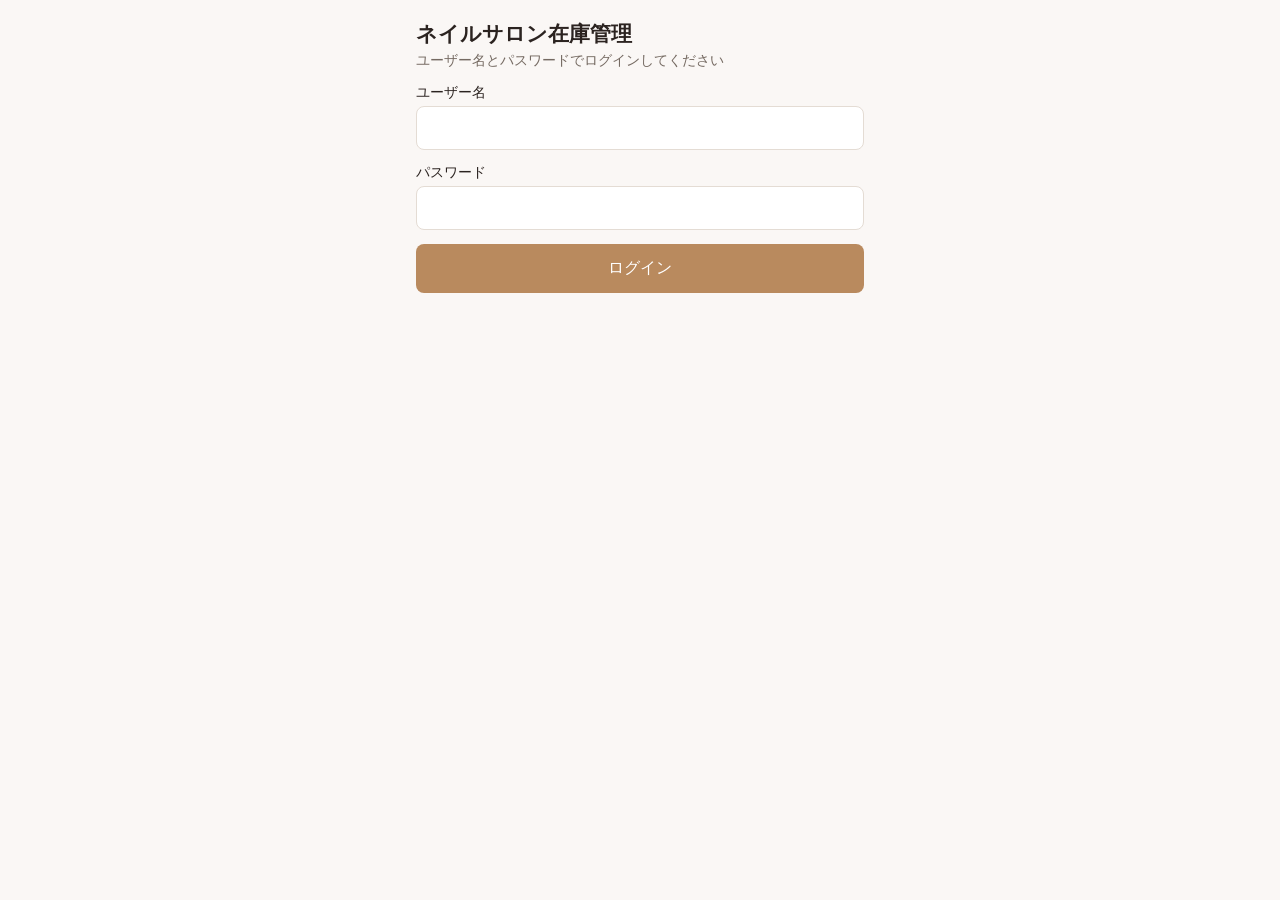
<file: web/index.html>
<!DOCTYPE html>
<html lang="ja">
<head>
<meta charset="UTF-8">
<meta name="viewport" content="width=device-width, initial-scale=1, maximum-scale=1">
<title>ネイルサロン在庫管理</title>

<!-- ホーム画面に追加したとき、URLバーの無い全画面アプリとして開くための設定。
     サービスワーカーは意図的に使っていない(オフラインキャッシュがまた別の
     「新旧ファイルの食い違い」不具合を生みかねないため)。 -->
<link rel="manifest" href="manifest.json">
<meta name="theme-color" content="#b98a5e">
<link rel="icon" href="shared/icons/icon-192.png">
<!-- iOS Safariはmanifest.jsonを見ないため、ここで個別に指定する -->
<link rel="apple-touch-icon" href="shared/icons/apple-touch-icon.png">
<meta name="apple-mobile-web-app-capable" content="yes">
<meta name="apple-mobile-web-app-status-bar-style" content="default">
<meta name="apple-mobile-web-app-title" content="在庫管理">

<!-- ASSET_VERSION: style.css / qrcode.min.js / app.js を書き換えるたびに、この下の
     ?v=数字 を1つずつ増やすこと。ブラウザ側のキャッシュにより「新しいHTMLに古いJSが
     組み合わさる」不具合が何度も起きたため、内容が変わったらURL自体を変えて
     ブラウザに必ず読み直させるようにしている。 -->
<link rel="stylesheet" href="shared/style.css?v=11">
<script src="v2/lib/html5-qrcode-2.3.8.min.js"></script>
<!-- QRコード発行用ライブラリは店舗のネットワークでCDNがブロックされる事例が続いたため、
     このリポジトリに同梱して配信する(GitHub Pagesの他ファイルと同じ場所から読み込まれる) -->
<script src="shared/qrcode.min.js?v=1"></script>
</head>
<body>

<!-- 本社用サイドバー(常にDOMにあり、本社の画面を表示している間だけbodyのhq-modeクラスで
     表示される。店舗側はこれまで通りスマホ1画面ずつの構成のまま変えていない)。 -->
<button type="button" id="hq-sidebar-toggle" aria-label="メニュー">&#9776;</button>
<nav id="hq-sidebar">
  <div class="hq-sidebar-title">ネイルサロン在庫管理</div>
  <button type="button" class="hq-sidebar-link" id="nav-dashboard-home">在庫状況(ホーム)</button>
  <div class="hq-sidebar-group">日常の操作</div>
  <button type="button" class="hq-sidebar-link" id="nav-total-inventory">総在庫</button>
  <button type="button" class="hq-sidebar-link" id="nav-hq-incoming">入荷登録</button>
  <button type="button" class="hq-sidebar-link" id="nav-hq-disposal">破棄登録</button>
  <button type="button" class="hq-sidebar-link" id="nav-hq-review">棚卸承認</button>
  <button type="button" class="hq-sidebar-link" id="nav-hq-stock-lookup">在庫検索</button>
  <button type="button" class="hq-sidebar-link" id="nav-logs">取引ログ</button>
  <div class="hq-sidebar-group">管理</div>
  <button type="button" class="hq-sidebar-link" id="nav-products">商品管理(マスタ・ブランド)</button>
  <button type="button" class="hq-sidebar-link" id="nav-dedup">マスタ整理(表記ゆれ)</button>
  <button type="button" class="hq-sidebar-link" id="nav-staff">スタッフ</button>
  <button type="button" class="hq-sidebar-link" id="nav-accounts">アカウント</button>
  <div class="hq-sidebar-spacer"></div>
  <button type="button" class="hq-sidebar-link" id="hq-sidebar-logout">ログアウト</button>
</nav>
<div id="hq-sidebar-backdrop"></div>

<!-- ログイン画面(店舗・本社共通。ログイン後にroleを見て振り分ける) -->
<section id="screen-login" class="screen active">
  <h1>ネイルサロン在庫管理</h1>
  <p class="hint">ユーザー名とパスワードでログインしてください</p>
  <label for="login-username">ユーザー名</label>
  <input type="text" id="login-username" autocomplete="username">
  <label for="login-password">パスワード</label>
  <input type="password" id="login-password" autocomplete="current-password">
  <button type="button" class="primary" id="btn-login">ログイン</button>
  <p class="error" id="login-error"></p>
</section>

<!-- ==================== 店舗用画面 ==================== -->

<!-- スタッフ選択画面 -->
<section id="screen-staff" class="screen">
  <div class="topbar"><span class="store-name" id="staff-store-name"></span><button type="button" class="link" id="btn-logout-1">ログアウト</button></div>
  <h2>棚卸実施者を選択</h2>
  <label for="staff-select">スタッフ名</label>
  <select id="staff-select"></select>
  <button type="button" class="secondary" id="btn-add-staff">名前が一覧にない場合はこちら</button>
  <div id="add-staff-form" style="display:none;">
    <label for="new-staff-name">新しいスタッフ名</label>
    <input type="text" id="new-staff-name">
    <button type="button" class="secondary" id="btn-save-staff">スタッフを追加</button>
  </div>
  <button type="button" class="primary" id="btn-goto-menu">この名前で開始</button>
  <p class="error" id="staff-error"></p>
</section>

<!-- メニュー画面 -->
<section id="screen-menu" class="screen">
  <div class="topbar"><span class="store-name" id="menu-store-name"></span><button type="button" class="link" id="btn-logout-2">ログアウト</button></div>
  <p class="hint" id="menu-staff-label"></p>
  <div class="menu-grid">
    <button type="button" class="primary" id="btn-nav-stocktake">棚卸(バーコードスキャン)</button>
    <button type="button" class="secondary" id="btn-nav-incoming">入荷登録</button>
    <button type="button" class="secondary" id="btn-nav-disposal">破棄登録</button>
    <button type="button" class="secondary" id="btn-nav-inventory">在庫情報を見る</button>
    <button type="button" class="secondary" id="btn-nav-stock-lookup">在庫検索</button>
    <button type="button" class="secondary" id="btn-nav-store-review">棚卸し確認</button>
  </div>
</section>

<!-- 棚卸の開始前確認画面(今月すでに棚卸がある場合に「追加する/新しく数え直す」を選ぶ。
     今月が承認済みでロックされている場合はここでその旨を表示して先に進めない) -->
<section id="screen-stocktake-mode" class="screen">
  <div class="topbar"><button type="button" class="link" id="btn-back-stocktake-mode">&lt; メニューへ戻る</button></div>
  <h2>棚卸を始める</h2>
  <div id="stocktake-mode-locked" class="card" style="display:none;">
    <p></p>
  </div>
  <div id="stocktake-mode-choice" style="display:none;">
    <p class="hint" id="stocktake-mode-info"></p>
    <button type="button" class="primary" id="btn-stocktake-mode-add">既存のカウントに追加する</button>
    <button type="button" class="secondary" id="btn-stocktake-mode-overwrite">新しく数え直す</button>
  </div>
</section>

<!-- 棚卸画面 -->
<section id="screen-stocktake" class="screen">
  <div class="topbar"><button type="button" class="link" id="btn-back-1">&lt; メニューへ戻る</button></div>
  <h2>棚卸スキャン</h2>
  <p class="hint">1本スキャンしたら、「次の商品をスキャンする」を押してから次を読み取ってください。個数が違う場合は下の一覧で+/-や数字入力で直接修正できます。</p>
  <div id="reader"></div>
  <p class="hint" style="text-align:center; margin:4px 0 0;">ピントが合わない場合は、別のカメラ(レンズ)に切り替えられます</p>
  <button type="button" class="secondary" id="btn-switch-camera-stocktake">別のカメラを試す</button>
  <label for="manual-code-1">バーコードが読めない場合は手入力</label>
  <div style="display:flex; gap:8px;">
    <input type="text" id="manual-code-1" style="flex:1;">
    <button type="button" class="secondary" style="width:auto; margin-top:0;" id="btn-manual-add-1">追加</button>
  </div>
  <div id="stocktake-live-status" class="card fixed-result-panel" style="display:none;">
    <p class="hint" style="margin:0 0 4px;">直前のスキャン</p>
    <p style="margin:0; font-size:1.05rem;"><strong id="stocktake-last-name"></strong>(現在 <strong id="stocktake-last-count"></strong>本)</p>
    <p class="hint" style="margin:10px 0 0;">合計 <strong id="stocktake-total-items"></strong>品目 / <strong id="stocktake-total-count"></strong>本</p>
    <button type="button" class="primary" id="btn-stocktake-next" style="margin-top:12px;">次の商品をスキャンする</button>
  </div>
  <div class="confirm-bar">
    <p class="hint" id="tally-summary">まだ何もスキャンしていません</p>
    <button type="button" class="primary" id="btn-confirm-stocktake" disabled>内容を確認する</button>
  </div>
  <p class="status" id="stocktake-status"></p>
  <!-- 商品数が多い店舗ではこの一覧がどんどん長くなり、スキャン中に画面が伸び続けて
       操作しづらくなるため、スキャン中は非表示にし、「内容を確認する」を押した
       ときだけ(数の修正のために)表示する -->
  <div id="tally-container" style="display:none;"></div>

  <div id="stocktake-review" style="display:none;">
    <div style="display:flex; gap:8px;">
      <button type="button" class="primary" style="width:auto;" id="btn-send-stocktake">本社へ送信する</button>
      <button type="button" class="secondary" style="width:auto;" id="btn-back-to-scan">戻ってスキャンを続ける</button>
    </div>
    <button type="button" class="secondary" id="btn-toggle-unscanned">未スキャンの商品を確認する</button>
    <div id="unscanned-wrap" style="display:none;">
      <h3>未スキャンの商品</h3>
      <p class="hint">まだスキャンしていない登録済み商品です。スキャン漏れがないか確認してから送信してください。</p>
      <div id="unscanned-container"></div>
    </div>
  </div>
</section>

<!-- 在庫情報画面 -->
<section id="screen-inventory" class="screen">
  <div class="topbar"><button type="button" class="link" id="btn-back-2">&lt; メニューへ戻る</button></div>
  <h2>自店の在庫情報</h2>
  <label for="inventory-month">閲覧したい月を選択</label>
  <input type="month" id="inventory-month">
  <button type="button" class="primary" id="btn-confirm-inventory-month">確定</button>

  <div id="inventory-result" style="display:none;">
    <label for="inventory-brand-filter">ブランドで絞り込み</label>
    <select id="inventory-brand-filter">
      <option value="">全ブランド</option>
    </select>
    <label for="inventory-search">検索(品名・カラーNO。スペース区切りでAND検索)</label>
    <input type="text" id="inventory-search" placeholder="例: 06">
    <button type="button" class="secondary" id="btn-export-inventory">CSVエクスポート</button>
    <div id="inventory-container"></div>
  </div>
</section>

<!-- 在庫検索画面(バーコードスキャンで自店の最新在庫を確認する) -->
<section id="screen-stock-lookup" class="screen">
  <div class="topbar"><button type="button" class="link" id="btn-back-4">&lt; メニューへ戻る</button></div>
  <h2>在庫検索</h2>
  <p class="hint">バーコードをスキャンすると、その商品の自店での最新在庫を確認できます。</p>
  <div id="reader-4"></div>
  <label for="manual-code-3">バーコードが読めない場合は手入力</label>
  <div style="display:flex; gap:8px;">
    <input type="text" id="manual-code-3" style="flex:1;">
    <button type="button" class="secondary" style="width:auto; margin-top:0;" id="btn-manual-add-3">検索</button>
  </div>
  <button type="button" class="secondary" id="btn-rescan-stock-lookup" style="display:none;">別の商品を読み直す</button>
  <div id="stock-lookup-result" class="card" style="display:none;">
    <p><strong id="stock-lookup-name"></strong>(<span id="stock-lookup-brand"></span> <span id="stock-lookup-colorno"></span>)</p>
    <p>現在庫: <strong id="stock-lookup-count"></strong></p>
  </div>
  <p class="status" id="stock-lookup-status"></p>
</section>

<!-- 棚卸し確認画面(店舗側。閲覧のみで承認・差し戻し操作はできない) -->
<section id="screen-store-review" class="screen">
  <div class="topbar"><button type="button" class="link" id="btn-back-store-review">&lt; メニューへ戻る</button></div>
  <h2>棚卸し確認</h2>
  <div class="card">
    <h3 style="margin-top:0;">自分が実施した棚卸データを確認</h3>
    <p class="hint">実施者名で絞り込んで、自分がスキャンした商品・数量を確認できます。</p>
    <label for="store-review-staff-filter">実施者名</label>
    <select id="store-review-staff-filter"><option value="">全員</option></select>
    <button type="button" class="secondary" id="btn-search-store-review-logs">検索する</button>
    <div id="store-review-logs-table" style="overflow-x:auto;"></div>
  </div>

  <p class="hint">今月の棚卸の状態(未実施・承認待ち・差し戻し・承認済み)と、本社が確認した内容を確認できます。</p>
  <label for="store-review-month">対象月</label>
  <input type="month" id="store-review-month">
  <button type="button" class="primary" id="btn-load-store-review">確認する</button>
  <div id="store-review-summary"></div>
  <div id="store-review-table" style="overflow-x:auto;"></div>
</section>

<!-- ==================== 本社用画面 ==================== -->

<!-- ダッシュボード = 本社の最初のページ。店舗別の在庫状況を一覧で見せる。 -->
<section id="screen-dashboard" class="screen hq-screen">
  <div class="topbar"><span class="store-name">在庫状況</span></div>

  <!-- スマホでの作業時、サイドバーを開かずにすぐ使えるよう、よく使う2つだけ
       ここにも近道ボタンとして置く(左のサイドバーからも同じ画面に行ける)。 -->
  <div class="menu-grid" style="grid-template-columns: repeat(2,1fr); gap:8px;">
    <button type="button" class="secondary" id="nav-hq-incoming-shortcut">入荷登録</button>
    <button type="button" class="secondary" id="nav-products-shortcut">商品管理</button>
  </div>

  <p class="hint">店舗ごとの在庫本数・欠品件数です。行をタップするとその店舗の在庫一覧を確認できます。</p>

  <div class="card">
    <p id="grand-total" style="font-weight:bold; font-size:1.05rem; margin:0 0 10px;"></p>
    <div id="store-status-table" style="overflow-x:auto;"></div>
  </div>

  <div class="card">
    <h2>欠品商品(店舗横断)</h2>
    <div id="out-of-stock-container"></div>
  </div>
</section>

<!-- 総在庫(店舗別在庫一覧・検索・CSVエクスポート・個別/一括リセット) -->
<section id="screen-total-inventory" class="screen hq-screen">
  <div class="topbar"><button type="button" class="link" id="btn-back-total-inventory">&lt; ダッシュボードへ戻る</button></div>
  <h2>店舗別在庫一覧</h2>
  <label for="store-filter">店舗で絞り込み</label>
  <select id="store-filter">
    <option value="">全店舗</option>
  </select>
  <button type="button" class="primary" id="btn-load-total-inventory">表示する</button>
  <label for="hq-inventory-brand-filter">ブランドで絞り込み</label>
  <select id="hq-inventory-brand-filter">
    <option value="">全ブランド</option>
  </select>
  <label for="hq-inventory-search">検索(コード・バーコード・ブランド・品名・カラーNO)</label>
  <input type="text" id="hq-inventory-search" placeholder="例: メルティ 05 または バーコード番号">
  <div style="display:flex; gap:8px;">
    <button type="button" class="secondary" style="width:auto; margin-top:14px;" id="btn-export-hq-inventory">CSVエクスポート</button>
    <button type="button" class="danger" style="width:auto; margin-top:14px;" id="btn-bulk-reset">選択中の範囲を一括リセット</button>
  </div>
  <div id="hq-inventory-container"></div>
</section>

<!-- 入荷登録(本社が店舗を選び、その店舗への納品を登録する) -->
<section id="screen-hq-incoming" class="screen hq-screen">
  <div class="topbar"><button type="button" class="link" id="btn-back-hq-incoming">&lt; ダッシュボードへ</button></div>
  <h2>入荷登録</h2>
  <label for="hq-incoming-store-select">店舗</label>
  <select id="hq-incoming-store-select"></select>
  <p class="hint">商品マスタに登録済みの商品はそのまま入荷を記録できます。未登録の商品はスキャン後にその場で商品登録もできます。</p>
  <div id="reader-hq-incoming"></div>
  <p class="hint" style="text-align:center; margin:4px 0 0;">ピントが合わない場合は、別のカメラ(レンズ)に切り替えられます</p>
  <button type="button" class="secondary" id="btn-switch-camera-hq-incoming">別のカメラを試す</button>
  <div class="store-banner store-banner-empty" id="hq-incoming-store-banner">店舗を選択してください</div>
  <label for="manual-code-hq-incoming">バーコードが読めない場合は手入力</label>
  <div style="display:flex; gap:8px;">
    <input type="text" id="manual-code-hq-incoming" style="flex:1;">
    <button type="button" class="secondary" style="width:auto; margin-top:0;" id="btn-manual-add-hq-incoming">検索</button>
  </div>
  <button type="button" class="secondary" id="btn-new-product-no-barcode">バーコード無しの商品を新規登録</button>
  <button type="button" class="secondary" id="btn-rescan-hq-incoming" style="display:none;">別の商品を読み直す</button>

  <div id="hq-incoming-known" class="card fixed-result-panel" style="display:none;">
    <p><strong id="hq-incoming-product-name"></strong>(<span id="hq-incoming-product-brand"></span>)</p>
    <div id="hq-incoming-qr-result" class="print-target" style="display:none;">
      <p>バーコード無しの商品として登録しました。発行したQRコードを印刷して現物/棚に貼ってください</p>
      <div id="hq-incoming-qr-canvas-holder"></div>
      <p class="hint" id="hq-incoming-qr-code-label" style="text-align:center; font-weight:bold;"></p>
      <button type="button" class="secondary" id="btn-print-hq-incoming-qr">印刷する</button>
    </div>
    <label for="hq-incoming-quantity">入荷本数</label>
    <input type="number" id="hq-incoming-quantity" value="1" min="1">
    <p class="hint" id="hq-incoming-confirm-store" style="text-align:center; font-weight:bold;"></p>
    <button type="button" class="primary" id="btn-submit-hq-incoming">入荷を登録</button>
  </div>

  <div id="hq-incoming-unknown" class="card" style="display:none;">
    <p class="hint" id="hq-incoming-unknown-hint">このコードは選択した店舗の商品マスタに未登録です。事前登録済みの商品ならブランド→品名を選ぶだけでバーコードを紐づけられます。無ければ「リストにない商品名はこちら」から新規登録してください。</p>
    <!-- 隣に置いた別の商品のバーコードをカメラが拾っても気づけるよう、読み取った数字を必ず見せる
         (宝来店で、続けて登録した2商品のバーコードが入れ違う事例があったため) -->
    <p id="hq-incoming-scanned-code" style="display:none; font-weight:bold;"></p>
    <label for="hq-incoming-new-brand-select">ブランド</label>
    <select id="hq-incoming-new-brand-select"></select>
    <button class="link" type="button" id="btn-new-brand-toggle-incoming">リストにないブランドはこちら</button>
    <div id="hq-incoming-new-brand-new-form" style="display:none;">
      <label for="hq-incoming-new-brand-new">新しいブランド名</label>
      <input type="text" id="hq-incoming-new-brand-new">
    </div>
    <label for="hq-incoming-existing-name-select">品名(先にブランドを選んでください。登録済みの商品ならここで選択)</label>
    <select id="hq-incoming-existing-name-select"></select>
    <label for="hq-incoming-new-name">リストに無い場合は、ここに新しい品名を入力(新規商品として登録)</label>
    <input type="text" id="hq-incoming-new-name">
    <label for="hq-incoming-new-color-no">カラーNO</label>
    <input type="text" id="hq-incoming-new-color-no">
    <label for="hq-incoming-new-item-number">品番(バーコードとは別。発注時にメーカー/問屋に伝える商品コード)</label>
    <input type="text" id="hq-incoming-new-item-number">
    <label for="hq-incoming-new-category-select">カテゴリー</label>
    <select id="hq-incoming-new-category-select"></select>
    <button class="link" type="button" id="btn-new-category-toggle-incoming">リストにないカテゴリーはこちら</button>
    <div id="hq-incoming-new-category-new-form" style="display:none;">
      <label for="hq-incoming-new-category-new">新しいカテゴリー名</label>
      <input type="text" id="hq-incoming-new-category-new">
    </div>
    <button type="button" class="secondary" id="btn-register-new-from-incoming">この内容で商品を登録</button>
  </div>

  <p class="status" id="hq-incoming-status"></p>
</section>

<!-- 破棄登録(本社が店舗を選び、劣化・不良などによる在庫の廃棄を登録する) -->
<section id="screen-hq-disposal" class="screen hq-screen">
  <div class="topbar"><button type="button" class="link" id="btn-back-hq-disposal">&lt; ダッシュボードへ</button></div>
  <h2>破棄登録</h2>
  <label for="hq-disposal-store-select">店舗</label>
  <select id="hq-disposal-store-select"></select>
  <div class="store-banner store-banner-sticky store-banner-empty" id="hq-disposal-store-banner">店舗を選択してください</div>
  <p class="hint">廃棄する商品のバーコードをスキャンし、現在庫を確認してから廃棄本数を入力してください。この操作は取消せません(取引ログから該当行を削除すれば戻せます)。</p>
  <div id="reader-hq-disposal"></div>
  <button type="button" class="secondary" id="btn-restart-camera-hq-disposal">カメラが固まったら押してください(再起動)</button>
  <label for="manual-code-hq-disposal">バーコードが読めない場合は手入力</label>
  <div style="display:flex; gap:8px;">
    <input type="text" id="manual-code-hq-disposal" style="flex:1;">
    <button type="button" class="secondary" style="width:auto; margin-top:0;" id="btn-manual-add-hq-disposal">検索</button>
  </div>
  <button type="button" class="secondary" id="btn-rescan-hq-disposal" style="display:none;">別の商品を読み直す</button>

  <div id="hq-disposal-known" class="card fixed-result-panel" style="display:none;">
    <p><strong id="hq-disposal-product-name"></strong>(<span id="hq-disposal-product-brand"></span> <span id="hq-disposal-product-colorno"></span>)</p>
    <p>現在庫: <strong id="hq-disposal-current-stock"></strong></p>
    <label for="hq-disposal-quantity">廃棄本数</label>
    <input type="number" id="hq-disposal-quantity" value="1" min="1">
    <p class="hint" id="hq-disposal-confirm-store" style="text-align:center; font-weight:bold;"></p>
    <button type="button" class="danger" id="btn-submit-hq-disposal">廃棄を登録</button>
  </div>

  <div id="hq-disposal-unknown" class="card" style="display:none;">
    <p class="hint">このコードは選択した店舗の商品マスタに未登録です。</p>
  </div>

  <p class="status" id="hq-disposal-status"></p>
</section>

<!-- 在庫検索(本社用。店舗を選んでスキャンし、その店舗の最新在庫を確認する) -->
<section id="screen-hq-stock-lookup" class="screen hq-screen">
  <div class="topbar"><button type="button" class="link" id="btn-back-hq-stock-lookup">&lt; ダッシュボードへ</button></div>
  <h2>在庫検索</h2>
  <label for="hq-stock-lookup-store-select">店舗</label>
  <select id="hq-stock-lookup-store-select"></select>
  <div class="store-banner store-banner-empty" id="hq-stock-lookup-store-banner">店舗を選択してください</div>
  <p class="hint">バーコードをスキャンすると、その店舗の最新在庫を確認できます。</p>
  <div id="reader-hq-stock-lookup"></div>
  <button type="button" class="secondary" id="btn-restart-camera-hq-stock-lookup">カメラが固まったら押してください(再起動)</button>
  <label for="manual-code-hq-stock-lookup">バーコードが読めない場合は手入力</label>
  <div style="display:flex; gap:8px;">
    <input type="text" id="manual-code-hq-stock-lookup" style="flex:1;">
    <button type="button" class="secondary" style="width:auto; margin-top:0;" id="btn-manual-add-hq-stock-lookup">検索</button>
  </div>
  <button type="button" class="secondary" id="btn-rescan-hq-stock-lookup" style="display:none;">別の商品を読み直す</button>
  <div id="hq-stock-lookup-result" class="card" style="display:none;">
    <p><strong id="hq-stock-lookup-name"></strong>(<span id="hq-stock-lookup-brand"></span> <span id="hq-stock-lookup-colorno"></span>)</p>
    <p>現在庫: <strong id="hq-stock-lookup-count"></strong></p>
  </div>
  <p class="status" id="hq-stock-lookup-status"></p>
</section>

<!-- 商品マスタ管理(店舗ごとに独立管理)。新規登録は入荷登録の画面から行うため、
     ここでは検索・編集・QR表示/印刷・削除のみ扱う。 -->
<section id="screen-products" class="screen hq-screen">
  <div class="topbar"><button type="button" class="link" id="btn-back-products">&lt; ダッシュボードへ</button></div>
  <h2>商品管理</h2>
  <label for="product-store-select">店舗</label>
  <select id="product-store-select"></select>
  <label for="product-brand-filter">ブランドで絞り込み</label>
  <select id="product-brand-filter">
    <option value="">全ブランド</option>
  </select>
  <button type="button" class="secondary" id="btn-export-products">CSVエクスポート(ブランド・品名・カラーNO・商品コード)</button>
  <!-- バーコードの無い商品(コードが「QR-」で始まる)だけに絞ってまとめて選べるようにする。
       1件ずつチェックを入れるのが手間だという指摘への対応。 -->
  <label for="product-code-filter">コードの種類で絞り込み</label>
  <select id="product-code-filter">
    <option value="">すべて</option>
    <option value="qr">QRコードの商品だけ(バーコードなし)</option>
    <option value="barcode">バーコードの商品だけ</option>
  </select>
  <button type="button" class="secondary" id="btn-select-all-shown-qr">表示中の商品をすべて選択</button>
  <button type="button" class="primary" id="btn-print-selected-qr">選択した商品のQRコードをまとめて発行・印刷</button>
  <button type="button" class="secondary" id="btn-clear-selected-qr">選択を全て解除</button>
  <div id="products-table"></div>

  <div class="card" id="product-edit-form-card" style="display:none;">
    <h3 style="margin-top:0;" id="product-form-title">商品を編集</h3>
    <label for="p-code">商品コード(バーコード。書き換えると、それ以前の取引履歴は元のコードのまま残ります)</label>
    <input type="text" id="p-code">
    <label for="p-brand-select">ブランド</label>
    <select id="p-brand-select"></select>
    <button class="link" type="button" id="btn-new-brand-toggle">リストにないブランドはこちら</button>
    <div id="p-brand-new-form" style="display:none;">
      <label for="p-brand-new">新しいブランド名</label>
      <input type="text" id="p-brand-new">
    </div>
    <label for="p-name">品名</label>
    <input type="text" id="p-name">
    <label for="p-color-no">カラーNO</label>
    <input type="text" id="p-color-no">
    <label for="p-item-number">品番(バーコードとは別。発注時にメーカー/問屋に伝える商品コード)</label>
    <input type="text" id="p-item-number">
    <label for="p-category-select">カテゴリー</label>
    <select id="p-category-select"></select>
    <button class="link" type="button" id="btn-new-category-toggle">リストにないカテゴリーはこちら</button>
    <div id="p-category-new-form" style="display:none;">
      <label for="p-category-new">新しいカテゴリー名</label>
      <input type="text" id="p-category-new">
    </div>
    <label for="p-memo">メモ(例: 「チェリーブロッサムと同じ商品、旧バーコード」など)</label>
    <input type="text" id="p-memo">
    <button type="button" class="primary" id="btn-add-product">更新する</button>
    <button type="button" class="link" id="btn-cancel-edit-product">キャンセル</button>
    <p class="status" id="product-status"></p>
  </div>
</section>

<!-- マスタ整理(ブランド名・品名の表記ゆれチェック) -->
<section id="screen-dedup" class="screen hq-screen">
  <div class="topbar"><button type="button" class="link" id="btn-back-dedup">&lt; ダッシュボードへ戻る</button></div>
  <h2>マスタ整理(表記ゆれチェック)</h2>
  <p class="hint">大文字/小文字・全角/半角・スペースの有無などの違いで、同じブランド/商品が
    別表記のまま登録されていないか確認できます。</p>
  <label for="dedup-store-select">店舗</label>
  <select id="dedup-store-select"></select>
  <button type="button" class="primary" id="btn-scan-dedup">重複候補を探す</button>
  <p class="status" id="dedup-status"></p>

  <h3 style="margin-top:24px;">ブランド名の候補(押すとまとめて統一できます)</h3>
  <div id="dedup-brand-results"></div>

  <h3 style="margin-top:24px;">品名の候補(同じブランド内・要確認)</h3>
  <p class="hint">こちらは自動統一しません。本当に同じ商品か確認のうえ、商品管理画面の
    「編集」「削除」で対応してください。</p>
  <div id="dedup-name-results"></div>
</section>

<!-- スタッフ管理(本社用) -->
<section id="hq-screen-staff" class="screen hq-screen">
  <div class="topbar"><button type="button" class="link" id="btn-back-staff">&lt; ダッシュボードへ</button></div>
  <h2>スタッフ管理</h2>
  <label for="staff-store-select">店舗</label>
  <select id="staff-store-select"></select>
  <div class="card">
    <label for="hq-new-staff-name">新しいスタッフ名を追加</label>
    <input type="text" id="hq-new-staff-name">
    <button type="button" class="secondary" id="hq-btn-add-staff">追加</button>
  </div>
  <div id="staff-table"></div>
</section>

<!-- アカウント管理 -->
<section id="screen-accounts" class="screen hq-screen">
  <div class="topbar"><button type="button" class="link" id="btn-back-accounts">&lt; ダッシュボードへ</button></div>
  <h2>アカウント管理</h2>
  <div class="card">
    <h3 style="margin-top:0;">新規アカウント作成</h3>
    <label for="a-store">店舗名</label>
    <input type="text" id="a-store" placeholder="例: 生駒店 / 本社">
    <label for="a-username">ユーザー名</label>
    <input type="text" id="a-username">
    <label for="a-password">パスワード</label>
    <input type="text" id="a-password">
    <label for="a-role">権限</label>
    <select id="a-role"><option value="store">店舗</option><option value="hq">本社</option></select>
    <button type="button" class="primary" id="btn-create-account">作成</button>
    <p class="status" id="account-status"></p>
  </div>
  <div class="card">
    <h3 style="margin-top:0;">パスワードリセット</h3>
    <label for="r-username">ユーザー名</label>
    <input type="text" id="r-username">
    <label for="r-password">新しいパスワード</label>
    <input type="text" id="r-password">
    <button type="button" class="secondary" id="btn-reset-password">リセット</button>
    <p class="status" id="reset-status"></p>
  </div>
</section>

<!-- 取引ログ -->
<section id="screen-logs" class="screen hq-screen">
  <div class="topbar"><button type="button" class="link" id="btn-back-logs">&lt; ダッシュボードへ</button></div>
  <h2>取引ログ</h2>
  <label for="log-store-filter">店舗で絞り込み</label>
  <select id="log-store-filter"><option value="">全店舗</option></select>
  <label for="log-type-filter">種別で絞り込み</label>
  <select id="log-type-filter">
    <option value="">全種別</option>
    <option value="棚卸">棚卸</option>
    <option value="入荷">入荷</option>
    <option value="廃棄">廃棄</option>
    <option value="調整">調整</option>
  </select>
  <label for="log-staff-filter">実施者(スタッフ名)で絞り込み</label>
  <input type="text" id="log-staff-filter" placeholder="例: 田中">
  <label for="log-brand-filter">ブランドで絞り込み</label>
  <input type="text" id="log-brand-filter" placeholder="例: OPI">
  <button type="button" class="secondary" style="width:auto; margin-top:8px;" id="btn-search-logs">検索する</button>
  <button type="button" class="danger" style="width:auto; margin-top:8px;" id="btn-clear-store-log">選択中の条件のログを削除</button>
  <div id="logs-table"></div>
</section>

<!-- 棚卸承認(本社が店舗ごとに、月次の在庫・入荷・廃棄の差異を確認して承認する) -->
<section id="screen-hq-review" class="screen hq-screen">
  <div class="topbar"><button type="button" class="link" id="btn-back-hq-review">&lt; ダッシュボードへ</button></div>
  <h2>棚卸承認</h2>
  <label for="hq-review-store-select">店舗</label>
  <select id="hq-review-store-select"></select>
  <label for="hq-review-month">対象月</label>
  <input type="month" id="hq-review-month">
  <button type="button" class="primary" id="btn-load-hq-review">確認する</button>
  <div style="display:flex; gap:8px;">
    <button type="button" class="secondary" style="width:auto; display:none;" id="btn-export-hq-review">CSVエクスポート</button>
    <button type="button" class="primary" style="width:auto; display:none;" id="btn-approve-review">承認する</button>
    <button type="button" class="secondary" style="width:auto; display:none;" id="btn-reject-review">差し戻す</button>
  </div>
  <div id="hq-review-summary"></div>
  <div id="hq-review-table" style="overflow-x:auto;"></div>
</section>

<!-- 取り消せない操作(在庫リセット等)の確認モーダル。パスワード再入力+警告表示+
     実行ボタンを踏ませることで、ワンクリックで実行できないようにしている。 -->
<div id="danger-modal" class="modal-overlay" style="display:none;">
  <div class="modal-box">
    <h3>確認が必要な操作です</h3>
    <p class="error" id="danger-modal-message"></p>
    <label for="danger-modal-password">本社パスワードを再入力してください</label>
    <input type="password" id="danger-modal-password">
    <p class="error" id="danger-modal-error"></p>
    <button type="button" class="danger" id="danger-modal-confirm">実行する</button>
    <button type="button" class="secondary" id="danger-modal-cancel">キャンセル</button>
  </div>
</div>

<!-- 総在庫一覧から、ブランド名・品名・カラーNO・在庫数の間違いをまとめて直せるモーダル -->
<div id="adjust-modal" class="modal-overlay" style="display:none;">
  <div class="modal-box">
    <h3>商品を修正</h3>
    <p class="hint" id="adjust-modal-label"></p>
    <label for="adjust-modal-code">商品コード(バーコード。書き換えると、それ以前の取引履歴は元のコードのまま残ります)</label>
    <input type="text" id="adjust-modal-code">
    <label for="adjust-modal-brand-select">ブランド名(頭文字を入力すると絞り込めます)</label>
    <select id="adjust-modal-brand-select"></select>
    <button class="link" type="button" id="btn-new-brand-toggle-adjust">リストにないブランドはこちら</button>
    <div id="adjust-modal-brand-new-form" style="display:none;">
      <label for="adjust-modal-brand-new">新しいブランド名</label>
      <input type="text" id="adjust-modal-brand-new">
    </div>
    <label for="adjust-modal-name">品名</label>
    <input type="text" id="adjust-modal-name">
    <label for="adjust-modal-colorno">カラーNO</label>
    <input type="text" id="adjust-modal-colorno">
    <label for="adjust-modal-category-select">カテゴリー</label>
    <select id="adjust-modal-category-select"></select>
    <button class="link" type="button" id="btn-new-category-toggle-adjust">リストにないカテゴリーはこちら</button>
    <div id="adjust-modal-category-new-form" style="display:none;">
      <label for="adjust-modal-category-new">新しいカテゴリー名</label>
      <input type="text" id="adjust-modal-category-new">
    </div>
    <label for="adjust-modal-newstock">正しい在庫数</label>
    <input type="number" id="adjust-modal-newstock" min="0">
    <label for="adjust-modal-memo">メモ(任意・修正理由など)</label>
    <input type="text" id="adjust-modal-memo">
    <p class="error" id="adjust-modal-error"></p>
    <button type="button" class="primary" id="adjust-modal-confirm">修正する</button>
    <button type="button" class="secondary" id="adjust-modal-cancel">キャンセル</button>
  </div>
</div>

<!-- 商品一覧から、登録済み商品のQRコードをいつでも呼び出して印刷するためのモーダル -->
<div id="qr-view-modal" class="modal-overlay" style="display:none;">
  <div class="modal-box print-target">
    <h3>QRコード</h3>
    <div id="qr-view-canvas-holder" style="text-align:center;"></div>
    <p id="qr-view-label" style="text-align:center;"></p>
    <button type="button" class="secondary" id="btn-print-qr-view">印刷する</button>
    <button type="button" class="secondary" id="btn-close-qr-view">閉じる</button>
  </div>
</div>

<!-- 商品一覧でチェックした複数商品のQRコードを、エーワン31171(35×12mm・95面)用紙の
     配置に合わせてまとめて発行・印刷するためのモーダル -->
<div id="qr-bulk-modal" class="modal-overlay" style="display:none;">
  <div class="modal-box print-target" style="max-width:680px;">
    <h3>選択した商品のQRコード(エーワン 31171 / 35×12mm 95面)</h3>
    <p class="hint">初回は普通紙に試し印刷して、ラベル用紙に重ねてズレが無いか確認してください。
      ズレる場合は下の余白を調整して「反映する」を押すと、次回の印刷から使われます
      (印刷ダイアログの余白設定は「なし」にしてください)。</p>
    <div class="aone-controls" style="display:flex; gap:8px; flex-wrap:wrap; align-items:flex-end;">
      <div>
        <label for="aone-margin-top">上の余白(mm)</label>
        <input type="number" id="aone-margin-top" step="0.5" style="width:90px;">
      </div>
      <div>
        <label for="aone-margin-left">左の余白(mm)</label>
        <input type="number" id="aone-margin-left" step="0.5" style="width:90px;">
      </div>
      <button type="button" class="secondary" id="btn-aone-apply-margin" style="width:auto; margin-top:14px;">反映する</button>
    </div>
    <!-- 同じ商品が何本もあるとき(例：同じジェルが5本)に、商品ごとにラベルの枚数を選べるようにする。
         aone-controls クラスなので印刷には出ない -->
    <div class="aone-controls" style="margin-top:12px;">
      <p style="margin:0 0 6px; font-weight:bold;">商品ごとの枚数（同じ商品が何本もあるとき）</p>
      <div id="qr-bulk-copies" style="max-height:180px; overflow-y:auto; border:1px solid #e5e7eb; border-radius:8px; padding:4px 8px;"></div>
    </div>
    <div id="qr-bulk-preview-wrap">
      <div id="qr-bulk-sheets"></div>
    </div>
    <button type="button" class="primary" id="btn-print-qr-bulk">印刷する</button>
    <button type="button" class="secondary" id="btn-close-qr-bulk">閉じる</button>
  </div>
</div>

<script src="app.js?v=46"></script>
</body>
</html>
</file>
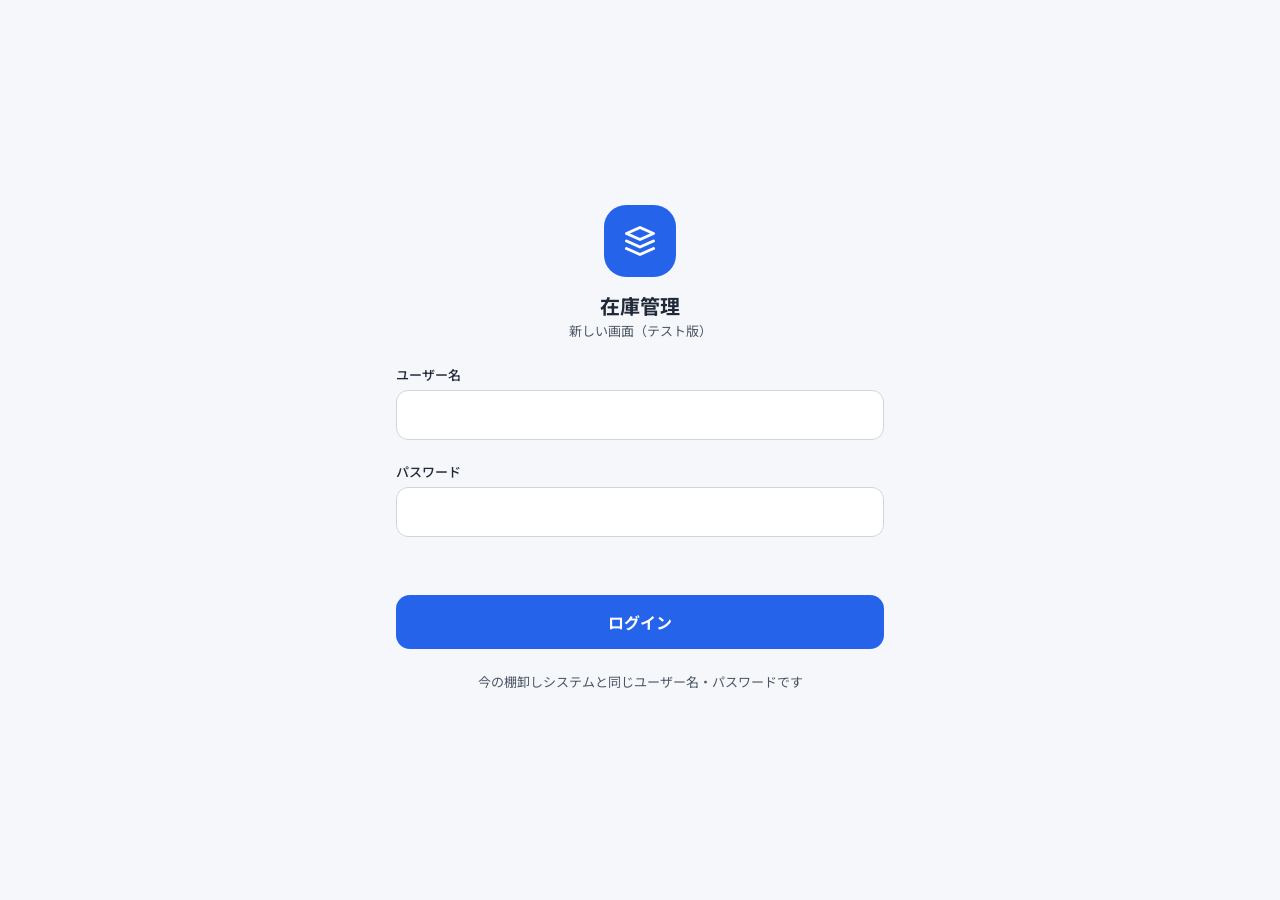
<file: web/v2/index.html>
<!doctype html>
<html lang="ja">
<head>
<meta charset="utf-8">
<meta name="viewport" content="width=device-width, initial-scale=1, viewport-fit=cover">
<meta name="theme-color" content="#F5F7FB">
<title>在庫管理（新しい画面・テスト版）</title>
<link rel="preconnect" href="https://fonts.googleapis.com">
<link href="https://fonts.googleapis.com/css2?family=Noto+Sans+JP:wght@400;500;700&display=swap" rel="stylesheet">
<!--
  お店のスマホ用の新しい画面(テスト版)。2026-10-22 木津店の棚卸で使った棚卸の画面に、
  2026-10-23 ホーム・入荷登録・破棄登録・在庫を調べる・下のタブバーを追加した。
  データのやり取りは今の棚卸しシステム(../index.html)と同じGASのAPIをそのまま使い、
  ログイン情報(localStorageのtoken)と棚卸の途中データ(stocktakeDraft_店舗名)も
  同じ形式で共有する。このため、こちらで困ったら今の画面に切り替えて続きから使える。
-->
<style>
  :root {
    --blue: #2563EB; --blue-dark: #1E40AF; --blue-bg: #EFF6FF;
    --ink: #1F2937; --sub: #4B5563; --line: #E5E7EB; --bg: #F5F7FB;
    --green: #059669; --green-bg: #ECFDF5; --amber-bg: #FFFBEB; --amber: #92400E;
    --red: #B91C1C; --red-bg: #FEF2F2;
  }
  * { box-sizing: border-box; }
  html, body { margin: 0; height: 100%; background: var(--bg); color: var(--ink);
    font-family: 'Noto Sans JP', system-ui, -apple-system, sans-serif; -webkit-tap-highlight-color: transparent; }
  button, input, select { font-family: inherit; }
  .app { max-width: 520px; margin: 0 auto; min-height: 100%; display: flex; flex-direction: column; }
  .screen { display: none; flex: 1; flex-direction: column; }
  .screen.active { display: flex; animation: screenIn .28s ease; }
  .screen[data-tab] .body { padding-bottom: 92px; } /* 下のタブバーの分 */
  @keyframes screenIn { from { opacity: 0; transform: translateX(24px); } to { opacity: 1; transform: none; } }
  @keyframes popIn { from { opacity: 0; transform: translateY(8px) scale(.98); } to { opacity: 1; transform: none; } }
  @keyframes scanLine { 0% { top: 20%; } 50% { top: 78%; } 100% { top: 20%; } }
  @keyframes spin { to { transform: rotate(360deg); } }

  .topbar { background: #fff; border-bottom: 1px solid var(--line); padding: 10px 12px 12px; position: sticky; top: 0; z-index: 5; }
  .topbar-row { display: flex; align-items: center; gap: 6px; }
  .icon-btn { width: 44px; height: 44px; border: none; background: transparent; border-radius: 12px; display: flex; align-items: center; justify-content: center; cursor: pointer; }
  .topbar-title { font-size: 17px; font-weight: 700; }
  .topbar-sub { margin-left: auto; font-size: 12px; color: var(--sub); text-align: right; line-height: 1.4; }
  .steps { display: grid; grid-template-columns: repeat(3, 1fr); gap: 6px; margin-top: 10px; }
  .step-bar { height: 4px; border-radius: 2px; background: var(--line); }
  .step.done .step-bar, .step.now .step-bar { background: var(--blue); }
  .step-label { font-size: 11px; color: var(--sub); margin-top: 6px; }
  .step.now .step-label { color: var(--blue-dark); font-weight: 700; }

  .body { flex: 1; padding: 18px 16px 20px; display: flex; flex-direction: column; gap: 14px; }
  .h1 { font-size: 20px; font-weight: 700; margin: 0; }
  .h2 { font-size: 17px; font-weight: 700; margin: 0; }
  .hint { font-size: 13px; color: var(--sub); line-height: 1.7; margin: 0; }
  .spacer { flex: 1; }

  .btn { height: 54px; border-radius: 14px; border: none; font-size: 16px; font-weight: 700; cursor: pointer; width: 100%; }
  .btn-primary { background: var(--blue); color: #fff; }
  .btn-primary:disabled { background: #93C5FD; }
  .btn-ghost { background: #fff; color: var(--ink); border: 1px solid #D1D5DB; }
  .btn-danger { background: var(--red); color: #fff; }
  .btn-danger:disabled { background: #FCA5A5; }
  .btn-small { height: 44px; font-size: 14px; }
  .link-btn { background: none; border: none; color: var(--blue); font-size: 14px; padding: 8px 0; cursor: pointer; text-align: left; }
  .manual-btn { list-style: none; display: flex; align-items: center; justify-content: center; gap: 8px; height: 46px; border-radius: 12px; border: 1px solid #BFDBFE; background: var(--blue-bg); color: var(--blue-dark); font-size: 14px; font-weight: 700; cursor: pointer; }
  .manual-btn::-webkit-details-marker { display: none; }
  details[open] > .manual-btn { border-color: var(--blue); }

  .card { background: #fff; border: 1px solid var(--line); border-radius: 16px; padding: 16px; }
  .note { border-radius: 14px; padding: 12px 14px; font-size: 13px; line-height: 1.6; }
  .note-amber { background: var(--amber-bg); border: 1px solid #FDE68A; color: var(--amber); }
  .note-red { background: var(--red-bg); border: 1px solid #FECACA; color: #7F1D1D; }
  .note-blue { background: var(--blue-bg); color: var(--blue-dark); }

  .field { display: flex; flex-direction: column; gap: 6px; font-size: 13px; font-weight: 500; }
  .input { height: 50px; border-radius: 12px; border: 1px solid #D1D5DB; background: #fff; padding: 0 14px; font-size: 16px; color: var(--ink); width: 100%; }

  .choice { display: flex; gap: 12px; align-items: flex-start; padding: 14px 16px; border-radius: 16px; background: #fff; border: 2px solid var(--line); cursor: pointer; }
  .choice input { width: 22px; height: 22px; margin: 2px 0 0; accent-color: var(--blue); flex-shrink: 0; }
  .choice:has(input:checked) { background: var(--blue-bg); border-color: var(--blue); }
  .choice-title { font-size: 16px; font-weight: 700; }
  .choice-text { font-size: 13px; color: var(--sub); line-height: 1.6; margin-top: 2px; }
  .choice-list { display: flex; flex-direction: column; gap: 10px; }

  .camera { position: relative; height: 300px; border-radius: 20px; background: #111827; overflow: hidden; flex-shrink: 0; }
  .camera video { width: 100%; height: 100%; object-fit: cover; display: block; }
  .camera .fb-reader { width: 100%; height: 100%; }
  .cam-frame { position: absolute; left: 12%; right: 12%; top: 16%; bottom: 16%; border: 2px solid rgba(255,255,255,.9); border-radius: 16px; pointer-events: none; }
  .cam-line { position: absolute; left: 14%; right: 14%; height: 2px; background: #60A5FA; animation: scanLine 2.4s ease-in-out infinite; pointer-events: none; }
  .cam-msg { position: absolute; left: 0; right: 0; bottom: 10px; text-align: center; font-size: 13px; color: #E5E7EB; pointer-events: none; }
  .cam-paused { position: absolute; inset: 0; background: rgba(17,24,39,.55); display: none; align-items: center; justify-content: center; color: #fff; font-size: 15px; font-weight: 700; text-align: center; padding: 0 20px; }
  .camera.paused .cam-paused { display: flex; }
  .camera.paused .cam-line { display: none; }
  .cam-ctrl { position: absolute; top: 10px; right: 10px; display: flex; gap: 6px; z-index: 3; }
  .cam-ctrl button { height: 36px; padding: 0 12px; border-radius: 999px; border: 1px solid rgba(255,255,255,.5); background: rgba(17,24,39,.6); color: #fff; font-size: 13px; font-weight: 700; cursor: pointer; }

  .scan-card { border-radius: 16px; padding: 14px 16px; display: flex; flex-direction: column; gap: 12px; animation: popIn .22s ease; }
  .scan-card.ok { background: var(--green-bg); border: 1px solid #A7F3D0; }
  .scan-card.ng { background: var(--amber-bg); border: 1px solid #FDE68A; }
  .scan-card.info { background: #fff; border: 1px solid var(--line); }
  .scan-card.warn { background: var(--red-bg); border: 1px solid #FECACA; }
  .scan-name { font-size: 16px; font-weight: 700; line-height: 1.4; }
  .scan-brand { font-size: 12px; color: var(--sub); }
  .ok-dot { width: 34px; height: 34px; border-radius: 17px; background: var(--green); display: flex; align-items: center; justify-content: center; flex-shrink: 0; }
  .stepper { display: flex; align-items: center; gap: 12px; }
  .stepper button { width: 48px; height: 48px; border-radius: 24px; border: 1px solid #D1D5DB; background: #fff; font-size: 22px; cursor: pointer; }
  .stepper .num { font-size: 26px; font-weight: 700; min-width: 40px; text-align: center; }
  .big-num { font-size: 40px; font-weight: 700; line-height: 1; }
  .big-num small { font-size: 16px; font-weight: 500; margin-left: 4px; }

  .stats { display: grid; grid-template-columns: 1fr 1fr; gap: 10px; }
  .stat { background: #fff; border: 1px solid var(--line); border-radius: 14px; padding: 10px 14px; }
  .stat-label { font-size: 12px; color: var(--sub); }
  .stat-num { font-size: 22px; font-weight: 700; }

  .seg { display: grid; grid-template-columns: 1fr 1fr; gap: 4px; padding: 4px; border-radius: 12px; background: var(--line); }
  .seg button { height: 40px; border-radius: 9px; border: none; background: transparent; color: var(--sub); font-size: 14px; cursor: pointer; }
  .seg button.on { background: #fff; color: var(--ink); font-weight: 700; }

  .list { background: #fff; border: 1px solid var(--line); border-radius: 16px; overflow: hidden; }
  .list-group { padding: 8px 14px 4px; font-size: 12px; font-weight: 700; color: var(--blue); background: #F9FAFB; border-top: 1px solid var(--line); }
  .list-group:first-child { border-top: none; }
  .row { display: flex; align-items: center; gap: 10px; padding: 10px 14px; border-top: 1px solid #F3F4F6; }
  .row-name { flex: 1; min-width: 0; font-size: 14px; line-height: 1.4; }
  .row .stepper { gap: 8px; }
  .row .stepper button { width: 36px; height: 36px; border-radius: 18px; font-size: 18px; }
  /* 届く予定・理由(発注と入荷の紐づけ) */
  .plan-head { padding: 12px 14px 10px; display: flex; flex-direction: column; gap: 8px; }
  .plan-bar { height: 8px; background: var(--line); border-radius: 999px; overflow: hidden; }
  .plan-bar > div { height: 8px; background: var(--blue); border-radius: 999px; }
  .plan-dot { width: 26px; height: 26px; border-radius: 13px; flex-shrink: 0; display: flex; align-items: center; justify-content: center; }
  .plan-dot.done { background: var(--green-bg); }
  .plan-dot.wait { border: 2px dashed #CBD5E1; box-sizing: border-box; }
  .plan-cnt { font-size: 14px; font-weight: 700; flex-shrink: 0; }
  .plan-note { font-size: 11px; color: var(--sub); }
  .reason-grid { display: grid; grid-template-columns: 1fr 1fr; gap: 6px; }
  .reason-grid button { min-height: 44px; border-radius: 10px; border: 1px solid var(--line); background: #fff; color: var(--ink); font-size: 13px; cursor: pointer; padding: 6px 8px; }
  .reason-grid button.on { border: 2px solid var(--blue); background: var(--blue-bg); color: var(--blue-dark); font-weight: 700; }
  .reason-count { background: var(--blue-bg); color: var(--blue-dark); border-radius: 10px; padding: 8px 12px; font-size: 13px; }
  .reason-memo { width: 100%; box-sizing: border-box; border: 1px solid #CBD5E1; border-radius: 10px; padding: 8px 10px; font-size: 14px; font-family: inherit; resize: none; }
  .row .stepper .num { font-size: 16px; min-width: 28px; }
  .row-count { font-size: 16px; font-weight: 700; min-width: 44px; text-align: right; }
  .row-count.zero { color: var(--red); font-size: 13px; }
  .empty { padding: 20px; text-align: center; font-size: 14px; color: var(--sub); }

  .check-line { display: flex; gap: 10px; align-items: flex-start; font-size: 14px; line-height: 1.6; cursor: pointer; }
  .check-line input { width: 22px; height: 22px; margin: 1px 0 0; accent-color: var(--blue); flex-shrink: 0; }

  .done-icon { width: 84px; height: 84px; border-radius: 42px; background: var(--green); display: flex; align-items: center; justify-content: center; margin: 24px auto 0; animation: popIn .35s ease; }
  .center { text-align: center; }
  .error { color: var(--red); font-size: 14px; min-height: 1em; }
  /* 商品名を直す(11/27) */
  .rename-link { background: none; border: none; color: var(--blue); font-size: 12px; padding: 2px 0; cursor: pointer; text-decoration: underline; }
  .rename-bg { position: fixed; inset: 0; background: rgba(17,24,39,.45); z-index: 50; display: flex; align-items: flex-end; justify-content: center; }
  .rename-box { background: #fff; width: 100%; max-width: 520px; border-radius: 18px 18px 0 0; padding: 18px 16px 22px; display: flex; flex-direction: column; gap: 10px; max-height: 90vh; overflow-y: auto; }

  /* ホーム */
  .hello { display: flex; align-items: center; gap: 12px; }
  .hello-store { font-size: 13px; color: var(--sub); }
  .hello-name { font-size: 20px; font-weight: 700; }
  .badge { display: inline-block; font-size: 12px; font-weight: 700; padding: 3px 10px; border-radius: 999px; background: var(--line); color: var(--sub); }
  .badge.wait { background: var(--amber-bg); color: var(--amber); }
  .badge.ok { background: var(--green-bg); color: #065F46; }
  .badge.ng { background: var(--red-bg); color: var(--red); }
  .tiles { display: grid; grid-template-columns: 1fr 1fr; gap: 10px; }
  .tile { background: #fff; border: 1px solid var(--line); border-radius: 16px; padding: 16px 14px; display: flex; flex-direction: column; gap: 10px; align-items: flex-start; cursor: pointer; text-align: left; font-size: 15px; font-weight: 700; color: var(--ink); }
  .tile-icon { width: 40px; height: 40px; border-radius: 12px; background: var(--blue-bg); display: flex; align-items: center; justify-content: center; }
  .tile small { font-size: 12px; font-weight: 400; color: var(--sub); }
  .tile.locked, .menu-item.locked { opacity: .5; }
  .tile.locked::after { content: '🔒'; position: absolute; top: 12px; right: 12px; font-size: 14px; }
  .tile { position: relative; }

  /* 在庫 */
  .filters { display: flex; flex-direction: column; gap: 8px; }
  .menu-list { background: #fff; border: 1px solid var(--line); border-radius: 16px; overflow: hidden; }
  .menu-item { display: flex; align-items: center; gap: 12px; padding: 14px 16px; border: none; border-top: 1px solid #F3F4F6; background: #fff; width: 100%; font-size: 15px; color: var(--ink); cursor: pointer; text-decoration: none; text-align: left; }
  .menu-item:first-child { border-top: none; }
  .menu-item .chev { margin-left: auto; color: #9CA3AF; }

  /* 下のタブバー */
  .tabbar { position: fixed; left: 0; right: 0; bottom: 0; z-index: 10; background: #fff; border-top: 1px solid var(--line); display: none; padding-bottom: env(safe-area-inset-bottom); }
  .tabbar.show { display: block; }
  .tabbar-in { max-width: 520px; margin: 0 auto; display: grid; grid-template-columns: repeat(4, 1fr); }
  .tab { height: 62px; border: none; background: none; display: flex; flex-direction: column; align-items: center; justify-content: center; gap: 3px; font-size: 11px; color: #6B7280; cursor: pointer; }
  .tab svg { stroke: #6B7280; }
  .tab.on { color: var(--blue); font-weight: 700; }
  .tab.on svg { stroke: var(--blue); }

  /* 下に引っぱって更新 */
  .ptr { height: 0; overflow: hidden; display: flex; align-items: flex-end; justify-content: center; transition: height .2s ease; }
  .ptr-spin { width: 26px; height: 26px; margin-bottom: 8px; border-radius: 13px; border: 3px solid #BFDBFE; border-top-color: var(--blue); }
  .ptr.loading .ptr-spin { animation: spin .8s linear infinite; }
</style>
</head>
<body>
<div class="app">

  <!-- ログイン -->
  <section class="screen" id="s-login">
    <div class="body" style="justify-content: center; gap: 22px;">
      <div class="center">
        <div style="width:72px;height:72px;border-radius:22px;background:var(--blue);display:flex;align-items:center;justify-content:center;margin:0 auto 14px;">
          <svg width="36" height="36" viewBox="0 0 24 24" fill="none" stroke="#fff" stroke-width="2" stroke-linecap="round" stroke-linejoin="round" aria-hidden="true"><path d="M3 7l9-4 9 4-9 4-9-4z"/><path d="M3 12l9 4 9-4"/><path d="M3 17l9 4 9-4"/></svg>
        </div>
        <p class="h1">在庫管理</p>
        <p class="hint">新しい画面（テスト版）</p>
      </div>
      <label class="field">ユーザー名<input class="input" id="login-user" autocomplete="username" autocapitalize="off"></label>
      <label class="field">パスワード<input class="input" id="login-pass" type="password" autocomplete="current-password"></label>
      <div class="error" id="login-error"></div>
      <button class="btn btn-primary" id="btn-login">ログイン</button>
      <p class="hint center">今の棚卸しシステムと同じユーザー名・パスワードです</p>
    </div>
  </section>

  <!-- 店舗・担当者 -->
  <section class="screen" id="s-staff">
    <div class="topbar"><div class="topbar-row"><div class="topbar-title" style="padding-left:8px">だれが使いますか？</div><div class="topbar-sub" id="staff-store-label"></div></div></div>
    <div class="body">
      <div id="store-pick-wrap" style="display:none; flex-direction:column; gap:10px;">
        <p class="h2">店舗</p>
        <div class="choice-list" id="store-list"></div>
      </div>
      <p class="h2">担当者</p>
      <div class="choice-list" id="staff-list"><div class="empty">読み込み中…</div></div>
      <details id="add-staff-box">
        <summary class="link-btn" style="list-style:none">＋ 担当者を追加する（名前がないとき）</summary>
        <div style="display:flex; gap:8px; margin-top:8px;">
          <input class="input" id="new-staff-name" style="flex:1" placeholder="例：賀田奈緒美">
          <button class="btn btn-ghost btn-small" style="width:auto; padding:0 16px" id="btn-add-staff">追加</button>
        </div>
      </details>
      <div class="error" id="staff-error"></div>
      <div class="spacer"></div>
      <button class="btn btn-primary" id="btn-staff-next">次へ</button>
      <button class="link-btn" id="btn-logout">ログアウト</button>
    </div>
  </section>

  <!-- ホーム -->
  <section class="screen" id="s-home" data-tab="home">
    <div class="ptr"><div class="ptr-spin"></div></div>
    <div class="body">
      <div class="hello">
        <div style="flex:1; min-width:0"><div class="hello-store" id="home-store"></div><div class="hello-name" id="home-staff"></div></div>
        <button class="btn btn-ghost btn-small" style="width:auto; padding:0 14px" id="btn-home-change">担当を変える</button>
      </div>
      <div class="card" style="display:flex; flex-direction:column; gap:12px">
        <div style="display:flex; align-items:center; gap:8px"><span class="h2">今月の棚卸</span><span class="badge" id="home-st-badge">確認中</span></div>
        <p class="hint" id="home-st-text">読み込み中…</p>
        <button class="btn btn-primary" id="btn-home-stocktake">棚卸をする</button>
      </div>
      <div class="tiles">
        <button class="tile" id="tile-incoming"><span class="tile-icon"><svg width="22" height="22" viewBox="0 0 24 24" fill="none" stroke="#2563EB" stroke-width="2" stroke-linecap="round" stroke-linejoin="round" aria-hidden="true"><path d="M12 3v12"/><path d="M7 10l5 5 5-5"/><path d="M4 21h16"/></svg></span>入荷登録<small>届いた商品を読む</small></button>
        <button class="tile" id="tile-lookup"><span class="tile-icon"><svg width="22" height="22" viewBox="0 0 24 24" fill="none" stroke="#2563EB" stroke-width="2" stroke-linecap="round" stroke-linejoin="round" aria-hidden="true"><circle cx="11" cy="11" r="7"/><path d="M21 21l-4.3-4.3"/></svg></span>在庫を調べる<small>商品を読んで数を見る</small></button>
        <button class="tile" id="tile-disposal"><span class="tile-icon"><svg width="22" height="22" viewBox="0 0 24 24" fill="none" stroke="#2563EB" stroke-width="2" stroke-linecap="round" stroke-linejoin="round" aria-hidden="true"><path d="M4 7h16"/><path d="M9 7V4h6v3"/><path d="M6 7l1 13h10l1-13"/></svg></span>破棄登録<small>使えない商品を減らす</small></button>
        <button class="tile" id="tile-stock"><span class="tile-icon"><svg width="22" height="22" viewBox="0 0 24 24" fill="none" stroke="#2563EB" stroke-width="2" stroke-linecap="round" stroke-linejoin="round" aria-hidden="true"><path d="M4 6h16"/><path d="M4 12h16"/><path d="M4 18h10"/></svg></span>在庫の一覧<small>お店の在庫を全部見る</small></button>
        <button class="tile" id="tile-order" style="grid-column: span 2"><span class="tile-icon"><svg width="22" height="22" viewBox="0 0 24 24" fill="none" stroke="#2563EB" stroke-width="2" stroke-linecap="round" stroke-linejoin="round" aria-hidden="true"><circle cx="9" cy="20" r="1.5"/><circle cx="18" cy="20" r="1.5"/><path d="M2 3h3l2.6 12.4a1 1 0 001 .8h9.7a1 1 0 001-.8L21 7H6"/></svg></span>発注<small>ほしい商品を読んで、発注表に入れる</small></button>
      </div>
      <p class="hint center" style="font-size:12px">下に引っぱると、最新の情報に更新します</p>
    </div>
  </section>

  <!-- 棚卸 ステップ1 はじめ方 -->
  <section class="screen" id="s-start">
    <div class="topbar">
      <div class="topbar-row">
        <button class="icon-btn back-home" aria-label="ホームに戻る"><svg width="22" height="22" viewBox="0 0 24 24" fill="none" stroke="#1F2937" stroke-width="2" stroke-linecap="round" stroke-linejoin="round" aria-hidden="true"><path d="M15 18l-6-6 6-6"/></svg></button>
        <div class="topbar-title">棚卸</div><div class="topbar-sub who"></div>
      </div>
      <div class="steps" data-step="0"></div>
    </div>
    <div class="body" id="start-body">
      <div class="empty">今月の状況を確認しています…</div>
    </div>
  </section>

  <!-- 棚卸 ステップ2 数える -->
  <section class="screen" id="s-scan">
    <div class="topbar">
      <div class="topbar-row">
        <button class="icon-btn" id="btn-scan-back" aria-label="はじめ方に戻る"><svg width="22" height="22" viewBox="0 0 24 24" fill="none" stroke="#1F2937" stroke-width="2" stroke-linecap="round" stroke-linejoin="round" aria-hidden="true"><path d="M15 18l-6-6 6-6"/></svg></button>
        <div class="topbar-title">棚卸</div><div class="topbar-sub who"></div>
      </div>
      <div class="steps" data-step="1"></div>
    </div>
    <div class="body">
      <div class="camera" id="cam-scan"></div>
      <div id="scan-card-wrap"></div>
      <div class="stats">
        <div class="stat"><div class="stat-label">数えた品目</div><div class="stat-num" id="stat-items">0</div></div>
        <div class="stat"><div class="stat-label">合計の個数</div><div class="stat-num" id="stat-total">0</div></div>
      </div>
      <details>
        <summary class="manual-btn"><svg width="18" height="18" viewBox="0 0 24 24" fill="none" stroke="currentColor" stroke-width="2" stroke-linecap="round" stroke-linejoin="round" aria-hidden="true"><rect x="2" y="6" width="20" height="12" rx="2"/><path d="M6 10h.01M10 10h.01M14 10h.01M18 10h.01M7 14h10"/></svg>コードを手で入れる（読めないとき）</summary>
        <div style="display:flex; gap:8px; margin-top:8px;">
          <input class="input" id="manual-scan" style="flex:1" inputmode="text" autocapitalize="characters" placeholder="例：QR-1A2B3C4D">
          <button class="btn btn-ghost btn-small" style="width:auto; padding:0 16px" data-manual="manual-scan">追加</button>
        </div>
      </details>
      <div class="spacer"></div>
      <button class="btn btn-primary" id="btn-to-review">数え終わった → 確認へ</button>
    </div>
  </section>

  <!-- 棚卸 ステップ3 確認・送信 -->
  <section class="screen" id="s-review">
    <div class="topbar">
      <div class="topbar-row">
        <button class="icon-btn" id="btn-review-back" aria-label="数える画面に戻る"><svg width="22" height="22" viewBox="0 0 24 24" fill="none" stroke="#1F2937" stroke-width="2" stroke-linecap="round" stroke-linejoin="round" aria-hidden="true"><path d="M15 18l-6-6 6-6"/></svg></button>
        <div class="topbar-title">棚卸</div><div class="topbar-sub who"></div>
      </div>
      <div class="steps" data-step="2"></div>
    </div>
    <div class="body">
      <div class="seg">
        <button id="tab-scanned" class="on">数えた <span id="tab-scanned-n">0</span></button>
        <button id="tab-unscanned">数えていない <span id="tab-unscanned-n">0</span></button>
      </div>
      <div class="list" id="review-list"></div>
      <div id="zero-wrap" class="card" style="display:none; padding:14px;">
        <label class="check-line"><input type="checkbox" id="zero-unscanned"><span><b>数えていない商品は、在庫0として送る</b><br><span class="hint">お店の商品を全部数えたときだけ✓してください。✓しないと、数えていない商品は今のシステムの数のまま残ります。</span></span></label>
        <!-- 10/28 生駒店で、2台がそれぞれ✓を入れて送り、先に数えた人の分が0で上書きされたため(10/29 追加) -->
        <div class="note note-amber" style="margin-top:10px"><b>2人以上で数えたとき</b><br>・「在庫0として送る」の✓は、<b>だれが入れても大丈夫</b><br>・ほかの人がもう数えた商品は、0になりません</div>
      </div>
      <div class="error" id="review-error"></div>
      <button class="btn btn-primary" id="btn-send">本社へ送信する</button>
    </div>
  </section>

  <!-- 棚卸 完了 -->
  <section class="screen" id="s-done">
    <div class="body" style="justify-content:center; gap:14px;">
      <div class="done-icon"><svg width="40" height="40" viewBox="0 0 24 24" fill="none" stroke="#fff" stroke-width="3" stroke-linecap="round" stroke-linejoin="round" aria-hidden="true"><path d="M5 12l5 5 9-10"/></svg></div>
      <p class="h1 center">送信しました</p>
      <p class="hint center" id="done-text"></p>
      <div class="spacer" style="flex:0 0 12px"></div>
      <button class="btn btn-ghost back-home">ホームへ</button>
    </div>
  </section>

  <!-- 入荷登録 -->
  <section class="screen" id="s-incoming">
    <div class="topbar"><div class="topbar-row">
      <button class="icon-btn back-home" aria-label="ホームに戻る"><svg width="22" height="22" viewBox="0 0 24 24" fill="none" stroke="#1F2937" stroke-width="2" stroke-linecap="round" stroke-linejoin="round" aria-hidden="true"><path d="M15 18l-6-6 6-6"/></svg></button>
      <div class="topbar-title">入荷登録</div><div class="topbar-sub who"></div>
    </div></div>
    <div class="body">
      <p class="hint">届いた商品を1つずつ読み取ります。読むと<b>1個入荷</b>として記録されます。</p>
      <div class="camera" id="cam-incoming"></div>
      <div id="incoming-card-wrap"></div>
      <div id="plan-wrap"></div>
      <details>
        <summary class="manual-btn"><svg width="18" height="18" viewBox="0 0 24 24" fill="none" stroke="currentColor" stroke-width="2" stroke-linecap="round" stroke-linejoin="round" aria-hidden="true"><rect x="2" y="6" width="20" height="12" rx="2"/><path d="M6 10h.01M10 10h.01M14 10h.01M18 10h.01M7 14h10"/></svg>コードを手で入れる（読めないとき）</summary>
        <div style="display:flex; gap:8px; margin-top:8px;">
          <input class="input" id="manual-incoming" style="flex:1" inputmode="text" autocapitalize="characters" placeholder="例：QR-1A2B3C4D">
          <button class="btn btn-ghost btn-small" style="width:auto; padding:0 16px" data-manual="manual-incoming">追加</button>
        </div>
      </details>
      <p class="h2" style="margin-top:4px"><span id="incoming-store" style="color:var(--blue, #2563EB)"></span> に今回入荷した商品 <span class="badge" id="incoming-total">0個</span></p>
      <div class="list" id="incoming-list"><div class="empty">まだありません</div></div>
      <p class="hint" style="font-size:12px">数を間違えたときは「−」で1個ずつ取り消せます（0個にすると一覧から消えます）。</p>
      <p class="hint">読んだ商品は、その場で本社に登録されています。全部読んだら下のボタンで終わってください。</p>
      <button class="btn btn-primary" id="btn-incoming-finish">入荷登録を終わる</button>
    </div>
  </section>

  <!-- 届いていない商品の理由(発注と入荷の紐づけ 2026-11-17〜) -->
  <section class="screen" id="s-incoming-reason">
    <div class="topbar"><div class="topbar-row">
      <button class="icon-btn" id="btn-reason-back" aria-label="入荷登録にもどる"><svg width="22" height="22" viewBox="0 0 24 24" fill="none" stroke="#1F2937" stroke-width="2" stroke-linecap="round" stroke-linejoin="round" aria-hidden="true"><path d="M15 18l-6-6 6-6"/></svg></button>
      <div class="topbar-title">届いていない商品</div><div class="topbar-sub who"></div>
    </div></div>
    <div class="body">
      <div class="scan-card ng" style="gap:4px"><div style="font-size:13px; line-height:1.7; color:#92400E" id="reason-lead"></div></div>
      <div id="reason-list" style="display:flex; flex-direction:column; gap:12px"></div>
      <p class="hint" style="text-align:center" id="reason-status"></p>
      <button class="btn btn-primary" id="btn-reason-send" disabled>本社に報告して終わる</button>
    </div>
  </section>

  <!-- 破棄登録 -->
  <section class="screen" id="s-disposal">
    <div class="topbar"><div class="topbar-row">
      <button class="icon-btn back-home" aria-label="ホームに戻る"><svg width="22" height="22" viewBox="0 0 24 24" fill="none" stroke="#1F2937" stroke-width="2" stroke-linecap="round" stroke-linejoin="round" aria-hidden="true"><path d="M15 18l-6-6 6-6"/></svg></button>
      <div class="topbar-title">破棄登録</div><div class="topbar-sub who"></div>
    </div></div>
    <div class="body">
      <p class="hint">固まった・こぼれたなど、使えなくなった商品を読み取って、在庫から減らします。</p>
      <div class="camera" id="cam-disposal"></div>
      <div id="disposal-card-wrap"></div>
      <details>
        <summary class="manual-btn"><svg width="18" height="18" viewBox="0 0 24 24" fill="none" stroke="currentColor" stroke-width="2" stroke-linecap="round" stroke-linejoin="round" aria-hidden="true"><rect x="2" y="6" width="20" height="12" rx="2"/><path d="M6 10h.01M10 10h.01M14 10h.01M18 10h.01M7 14h10"/></svg>コードを手で入れる（読めないとき）</summary>
        <div style="display:flex; gap:8px; margin-top:8px;">
          <input class="input" id="manual-disposal" style="flex:1" inputmode="text" autocapitalize="characters" placeholder="例：QR-1A2B3C4D">
          <button class="btn btn-ghost btn-small" style="width:auto; padding:0 16px" data-manual="manual-disposal">調べる</button>
        </div>
      </details>
    </div>
  </section>

  <!-- 発注(読み取り→発注表) -->
  <section class="screen" id="s-order">
    <div class="topbar"><div class="topbar-row">
      <button class="icon-btn" id="btn-order-back" aria-label="戻る"><svg width="22" height="22" viewBox="0 0 24 24" fill="none" stroke="#1F2937" stroke-width="2" stroke-linecap="round" stroke-linejoin="round" aria-hidden="true"><path d="M15 18l-6-6 6-6"/></svg></button>
      <div class="topbar-title">発注</div><div class="topbar-sub who"></div>
    </div></div>
    <div class="body">
      <p class="hint" id="order-period"></p>
      <div class="camera" id="cam-order"></div>
      <div id="order-card-wrap"></div>
      <details>
        <summary class="manual-btn"><svg width="18" height="18" viewBox="0 0 24 24" fill="none" stroke="currentColor" stroke-width="2" stroke-linecap="round" stroke-linejoin="round" aria-hidden="true"><rect x="2" y="6" width="20" height="12" rx="2"/><path d="M6 10h.01M10 10h.01M14 10h.01M18 10h.01M7 14h10"/></svg>コードを手で入れる（読めないとき）</summary>
        <div style="display:flex; gap:8px; margin-top:8px;">
          <input class="input" id="manual-order" style="flex:1" inputmode="text" autocapitalize="characters" placeholder="例：QR-1A2B3C4D">
          <button class="btn btn-ghost btn-small" style="width:auto; padding:0 16px" data-manual="manual-order">調べる</button>
        </div>
      </details>
      <div style="display:flex; align-items:center; justify-content:space-between; margin-top:6px"><span class="h2">送る前のリスト</span><span class="badge" id="order-draft-count">0品</span></div>
      <div class="list" id="order-draft"><div class="empty">まだありません</div></div>
      <button class="btn btn-primary" id="btn-order-send" disabled>発注表に送る</button>
      <div class="h2" style="margin-top:10px">今月の発注表に入っている商品</div>
      <div class="list" id="order-list"><div class="empty">読み込み中…</div></div>
      <p class="hint" style="font-size:12px">お店にない新しい商品は、これまでどおり発注表にURLを貼ってください。個数を減らす・取り消すときも発注表で直せます。</p>
    </div>
  </section>

  <!-- 在庫を調べる(読み取り) -->
  <section class="screen" id="s-lookup">
    <div class="topbar"><div class="topbar-row">
      <button class="icon-btn" id="btn-lookup-back" aria-label="戻る"><svg width="22" height="22" viewBox="0 0 24 24" fill="none" stroke="#1F2937" stroke-width="2" stroke-linecap="round" stroke-linejoin="round" aria-hidden="true"><path d="M15 18l-6-6 6-6"/></svg></button>
      <div class="topbar-title">在庫を調べる</div><div class="topbar-sub who"></div>
    </div></div>
    <div class="body">
      <div class="camera" id="cam-lookup"></div>
      <div id="lookup-card-wrap"></div>
      <details>
        <summary class="manual-btn"><svg width="18" height="18" viewBox="0 0 24 24" fill="none" stroke="currentColor" stroke-width="2" stroke-linecap="round" stroke-linejoin="round" aria-hidden="true"><rect x="2" y="6" width="20" height="12" rx="2"/><path d="M6 10h.01M10 10h.01M14 10h.01M18 10h.01M7 14h10"/></svg>コードを手で入れる（読めないとき）</summary>
        <div style="display:flex; gap:8px; margin-top:8px;">
          <input class="input" id="manual-lookup" style="flex:1" inputmode="text" autocapitalize="characters" placeholder="例：QR-1A2B3C4D">
          <button class="btn btn-ghost btn-small" style="width:auto; padding:0 16px" data-manual="manual-lookup">調べる</button>
        </div>
      </details>
    </div>
  </section>

  <!-- 在庫の一覧 -->
  <section class="screen" id="s-stock" data-tab="stock">
    <div class="topbar"><div class="topbar-row"><div class="topbar-title" style="padding-left:8px">在庫</div><div class="topbar-sub" id="stock-store"></div></div></div>
    <div class="ptr"><div class="ptr-spin"></div></div>
    <div class="body">
      <button class="btn btn-primary" id="btn-stock-scan">バーコードを読んで調べる</button>
      <div class="filters">
        <input class="input" id="stock-search" type="search" placeholder="品名・カラー番号で探す（例：06）">
        <select class="input" id="stock-brand"><option value="">すべてのブランド</option></select>
        <div class="seg">
          <button id="stock-all" class="on">すべて</button>
          <button id="stock-zero">在庫なしだけ</button>
        </div>
      </div>
      <p class="hint" id="stock-count"></p>
      <div class="list" id="stock-list"><div class="empty">読み込み中…</div></div>
    </div>
  </section>

  <!-- メニュー -->
  <section class="screen" id="s-menu" data-tab="menu">
    <div class="topbar"><div class="topbar-row"><div class="topbar-title" style="padding-left:8px">メニュー</div><div class="topbar-sub who"></div></div></div>
    <div class="body">
      <div class="menu-list">
        <button class="menu-item" data-go="incoming">入荷登録<span class="chev">›</span></button>
        <button class="menu-item" data-go="disposal">破棄登録<span class="chev">›</span></button>
        <button class="menu-item" data-go="lookup">在庫を調べる（読み取り）<span class="chev">›</span></button>
        <button class="menu-item" data-go="stocktake">棚卸<span class="chev">›</span></button>
        <button class="menu-item" data-go="order">発注<span class="chev">›</span></button>
      </div>
      <div class="menu-list">
        <button class="menu-item" id="btn-menu-staff">担当者を変える<span class="chev">›</span></button>
        <a class="menu-item" id="link-hq" href="hq.html" style="display:none">本社の画面（パソコン用）<span class="chev">›</span></a>
        <a class="menu-item" href="../index.html">今の画面を開く<span class="chev">›</span></a>
        <button class="menu-item" id="btn-menu-logout" style="color:var(--red)">ログアウト</button>
      </div>
      <p class="hint center" style="font-size:12px">新しい画面（テスト版）です。困ったときは「今の画面を開く」から、いつもの画面で続きができます。</p>
    </div>
  </section>

</div>

<!-- 下のタブバー -->
<nav class="tabbar" id="tabbar" aria-label="メニュー">
  <div class="tabbar-in">
    <button class="tab" data-tab="home"><svg width="24" height="24" viewBox="0 0 24 24" fill="none" stroke-width="2" stroke-linecap="round" stroke-linejoin="round" aria-hidden="true"><path d="M3 11l9-7 9 7"/><path d="M5 10v10h14V10"/></svg>ホーム</button>
    <button class="tab" data-tab="stocktake"><svg width="24" height="24" viewBox="0 0 24 24" fill="none" stroke-width="2" stroke-linecap="round" stroke-linejoin="round" aria-hidden="true"><path d="M4 7V5a1 1 0 011-1h2"/><path d="M17 4h2a1 1 0 011 1v2"/><path d="M20 17v2a1 1 0 01-1 1h-2"/><path d="M7 20H5a1 1 0 01-1-1v-2"/><path d="M8 8v8M12 8v8M16 8v8"/></svg>棚卸</button>
    <button class="tab" data-tab="stock"><svg width="24" height="24" viewBox="0 0 24 24" fill="none" stroke-width="2" stroke-linecap="round" stroke-linejoin="round" aria-hidden="true"><path d="M3 7l9-4 9 4-9 4-9-4z"/><path d="M3 12l9 4 9-4"/><path d="M3 17l9 4 9-4"/></svg>在庫</button>
    <button class="tab" data-tab="menu"><svg width="24" height="24" viewBox="0 0 24 24" fill="none" stroke-width="2" stroke-linecap="round" stroke-linejoin="round" aria-hidden="true"><path d="M4 6h16M4 12h16M4 18h16"/></svg>メニュー</button>
  </div>
</nav>

<script>
/* eslint-disable no-console */
// 今の棚卸しシステム(../app.js)と同じGASのWebアプリ
const API_URL = 'https://script.google.com/macros/s/AKfycbwGwA8PfZjVi_IgDPvjcQkJIVSxdimPasRP1eej312KVBYG-S7q8mJBZS_3QOPrc4IY/exec';

const S = {
  token: localStorage.getItem('token') || null,
  role: localStorage.getItem('role') || null,
  // 本社は開くたびに店舗を選び直す(前回の店舗が残っていて、別の店舗に入荷登録してしまったため 11/27)
  store: localStorage.getItem('role') === 'hq' ? null : (localStorage.getItem('store') || null),
  staff: null,
  mode: 'overwrite',      // 'add'(続きから=今月の数に足す) / 'overwrite'(数えた数で置き換え)
  tally: {},              // code -> { code, name, brand, count }
  products: [],
  productsLoaded: false,
  lastCode: null,
  sending: false,
  busy: false,            // 入荷・破棄の記録中(終わるまで次の読み取りを受け付けない)
  incoming: {},           // 今回の入荷登録: code -> { name, brand, count }
  stock: null             // 在庫の一覧(getInventorySummaryの結果)
};
const STORES = ['木津店', '西大寺宝来店', '生駒店'];

const $ = (id) => document.getElementById(id);
const esc = (s) => String(s == null ? '' : s).replace(/[&<>"']/g, (c) => ({ '&': '&amp;', '<': '&lt;', '>': '&gt;', '"': '&quot;', "'": '&#39;' }[c]));
function monthNow() { const d = new Date(); return d.getFullYear() + '-' + String(d.getMonth() + 1).padStart(2, '0'); }
const productLabel = (p) => esc(p.name) + (p.colorNo ? '（' + esc(p.colorNo) + '）' : '');
const OK_ICON = '<div class="ok-dot"><svg width="18" height="18" viewBox="0 0 24 24" fill="none" stroke="#fff" stroke-width="3" stroke-linecap="round" stroke-linejoin="round" aria-hidden="true"><path d="M5 12l5 5 9-10"/></svg></div>';

// ---- API ----
async function api(action, payload) {
  const body = Object.assign({ token: S.token }, payload || {});
  if (S.role === 'hq' && S.store && body.store === undefined) body.store = S.store; // 本社アカウントは店舗を指定して使う
  const res = await fetch(API_URL, { method: 'POST', headers: { 'Content-Type': 'text/plain;charset=utf-8' }, body: JSON.stringify({ action, payload: body }) });
  const json = await res.json();
  if (!json.ok) throw new Error(json.error || '不明なエラーが発生しました');
  return json.data;
}
const isLoginError = (e) => /ログイン|セッション/.test(e.message);
function toLogin(msg) { show('s-login'); $('login-error').textContent = msg || ''; }

// ---- 画面 ----
const TAB_OF = { 's-home': 'home', 's-stock': 'stock', 's-menu': 'menu' };
function show(id) {
  document.querySelectorAll('.screen').forEach((el) => el.classList.toggle('active', el.id === id));
  window.scrollTo(0, 0);
  stopCamera();
  // 読み取り結果のカードは画面ごとに同じボタン名(btn-next など)を使うため、
  // 前の画面のカードが残っていると押したボタンを取り違える。画面を移るたびに消す。
  document.querySelectorAll('[id$="-card-wrap"]').forEach((w) => { w.innerHTML = ''; });
  const tab = TAB_OF[id];
  $('tabbar').classList.toggle('show', !!tab);
  document.querySelectorAll('.tab').forEach((t) => t.classList.toggle('on', t.dataset.tab === tab));
  document.querySelectorAll('.who').forEach((el) => { el.innerHTML = esc(S.store || '') + '<br>' + esc(S.staff || ''); });
}
function renderSteps() {
  document.querySelectorAll('.steps').forEach((box) => {
    const now = Number(box.dataset.step);
    box.innerHTML = ['はじめ方', '数える', '確認・送信'].map((label, i) =>
      '<div class="step ' + (i < now ? 'done' : i === now ? 'now' : '') + '"><div class="step-bar"></div><div class="step-label">' + label + '</div></div>').join('');
  });
}
function go(where) {
  if (where === 'home') toHome();
  else if (where === 'stocktake') toStart();
  else if (where === 'stock') toStock();
  else if (where === 'menu') show('s-menu');
  else if (where === 'incoming') toIncoming();
  else if (where === 'disposal') toDisposal();
  else if (where === 'lookup') toLookup('s-home');
  else if (where === 'order') toOrder();
}
document.querySelectorAll('.tab').forEach((t) => t.addEventListener('click', () => go(t.dataset.tab)));
document.querySelectorAll('[data-go]').forEach((b) => b.addEventListener('click', () => go(b.dataset.go)));
document.querySelectorAll('.back-home').forEach((b) => b.addEventListener('click', toHome));

// ---- 下に引っぱって更新(ホーム・在庫の一覧だけ。カメラの画面では使わない) ----
function pullToRefresh(screenId, onRefresh) {
  const screen = $(screenId), ptr = screen.querySelector('.ptr');
  let startY = null, dist = 0, loading = false;
  screen.addEventListener('touchstart', (e) => { startY = (window.scrollY <= 0 && !loading) ? e.touches[0].clientY : null; dist = 0; }, { passive: true });
  screen.addEventListener('touchmove', (e) => {
    if (startY === null) return;
    dist = Math.max(0, e.touches[0].clientY - startY);
    ptr.style.transition = 'none';
    ptr.style.height = Math.min(70, dist * 0.5) + 'px';
  }, { passive: true });
  screen.addEventListener('touchend', async () => {
    if (startY === null) return;
    startY = null;
    ptr.style.transition = '';
    if (dist * 0.5 < 56) { ptr.style.height = '0'; return; }
    loading = true; ptr.style.height = '48px'; ptr.classList.add('loading');
    try { await onRefresh(); } finally { loading = false; ptr.classList.remove('loading'); ptr.style.height = '0'; }
  });
}

// ---- 途中データ(今の画面と同じ保存場所・形式) ----
const draftKey = () => 'stocktakeDraft_' + (S.store || '');
function saveDraft() { try { localStorage.setItem(draftKey(), JSON.stringify({ tally: S.tally, mode: S.mode })); } catch (e) { /* 続行 */ } }
function loadDraft() { try { const r = localStorage.getItem(draftKey()); return r ? JSON.parse(r) : null; } catch (e) { return null; } }
function clearDraft() { try { localStorage.removeItem(draftKey()); } catch (e) { /* 無視 */ } }

// ---- ログイン ----
$('btn-login').addEventListener('click', async (ev) => {
  const btn = ev.currentTarget;
  $('login-error').textContent = '';
  btn.disabled = true; btn.textContent = 'ログイン中…';
  try {
    const d = await api('login', { username: $('login-user').value.trim(), password: $('login-pass').value });
    S.token = d.token; S.role = d.role; S.store = d.role === 'hq' ? null : d.store;
    localStorage.setItem('token', d.token); localStorage.setItem('store', d.store); localStorage.setItem('role', d.role);
    await toStaff();
  } catch (e) {
    $('login-error').textContent = e.message;
  } finally {
    btn.disabled = false; btn.textContent = 'ログイン';
  }
});
function logout() {
  ['token', 'store', 'role', 'v2_hq_store'].forEach((k) => localStorage.removeItem(k));
  S.token = S.role = S.store = S.staff = null;
  S.products = []; S.productsLoaded = false; S.stock = null;
  show('s-login');
}
$('btn-logout').addEventListener('click', logout);
$('btn-menu-logout').addEventListener('click', () => { if (confirm('ログアウトします。よろしいですか？')) logout(); });

// ---- 店舗・担当者 ----
async function toStaff() {
  show('s-staff');
  const isHq = S.role === 'hq';
  $('store-pick-wrap').style.display = isHq ? 'flex' : 'none';
  $('staff-store-label').textContent = isHq ? '本社' : (S.store || '');
  if (isHq) {
    $('store-list').innerHTML = STORES.map((s) =>
      '<label class="choice"><input type="radio" name="store" value="' + esc(s) + '"' + (S.store === s ? ' checked' : '') + '><div class="choice-title">' + esc(s) + '</div></label>').join('');
    $('store-list').querySelectorAll('input').forEach((r) => r.addEventListener('change', () => {
      S.store = r.value; localStorage.setItem('v2_hq_store', r.value);
      S.products = []; S.productsLoaded = false; S.stock = null; S.incoming = {};
      loadStaff();
    }));
  }
  await loadStaff();
}
async function loadStaff() {
  const list = $('staff-list');
  $('staff-error').textContent = '';
  if (!S.store) { list.innerHTML = '<div class="empty">先に店舗を選んでください</div>'; return; }
  list.innerHTML = '<div class="empty">読み込み中…</div>';
  try {
    const d = await api('getStaffList', {});
    const remembered = S.staff || localStorage.getItem('v2_staff_' + S.store);
    const staff = d.staff.filter((s) => !s.store || s.store === S.store);
    list.innerHTML = staff.length ? staff.map((s) =>
      '<label class="choice"><input type="radio" name="staff" value="' + esc(s.name) + '"' + (remembered === s.name ? ' checked' : '') + '><div class="choice-title">' + esc(s.name) + '</div></label>').join('')
      : '<div class="empty">担当者が登録されていません。下の「＋ 担当者を追加する」から名前を入れてください</div>';
    $('add-staff-box').open = !staff.length;
  } catch (e) {
    if (isLoginError(e)) { toLogin(e.message); return; }
    list.innerHTML = '';
    $('staff-error').textContent = e.message;
  }
}
$('btn-add-staff').addEventListener('click', async (ev) => {
  const name = $('new-staff-name').value.trim();
  $('staff-error').textContent = '';
  if (!S.store) { $('staff-error').textContent = '先に店舗を選んでください'; return; }
  if (!name) { $('staff-error').textContent = '名前を入れてください'; return; }
  if (!confirm(S.store + ' の担当者に「' + name + '」を追加します。よろしいですか？')) return;
  const btn = ev.currentTarget; btn.disabled = true;
  try {
    await api('addStaff', { name });
    localStorage.setItem('v2_staff_' + S.store, name); // 追加した人を選んだ状態にする
    S.staff = name;
    $('new-staff-name').value = '';
    $('add-staff-box').open = false;
    await loadStaff();
  } catch (e) {
    $('staff-error').textContent = e.message;
  } finally {
    btn.disabled = false;
  }
});
$('btn-staff-next').addEventListener('click', () => {
  const picked = document.querySelector('input[name="staff"]:checked');
  if (!S.store) { $('staff-error').textContent = '店舗を選んでください'; return; }
  if (!picked) { $('staff-error').textContent = '担当者を選んでください'; return; }
  S.staff = picked.value;
  localStorage.setItem('v2_staff_' + S.store, S.staff);
  toHome();
});
$('btn-home-change').addEventListener('click', toStaff);
$('btn-menu-staff').addEventListener('click', toStaff);

// ---- ホーム ----
async function toHome() {
  show('s-home');
  $('home-store').textContent = S.store || '';
  $('home-staff').textContent = (S.staff || '') + ' さん';
  renderDisposalLock();
  const unsent = Object.keys(loadOrderDraft()).length;
  $('tile-order').querySelector('small').innerHTML = unsent
    ? '<b style="color:var(--amber)">まだ送っていない商品が ' + unsent + '品 あります</b>'
    : 'ほしい商品を読んで、発注表に入れる';
  $('link-hq').style.display = S.role === 'hq' ? 'flex' : 'none';
  loadProducts();
  await loadHomeStatus();
}
async function loadHomeStatus() {
  const badge = $('home-st-badge'), text = $('home-st-text');
  try {
    const st = await api('getStocktakeStatus', { month: monthNow() });
    const draft = loadDraft();
    const draftN = draft ? Object.keys(draft.tally || {}).length : 0;
    const dateStr = st.implementedDate ? new Date(st.implementedDate).toLocaleDateString('ja-JP') : '';
    const cls = { '承認済み': 'ok', '承認待ち': 'wait', '差し戻し': 'ng' }[st.status] || '';
    badge.className = 'badge ' + cls;
    badge.textContent = st.status || '未実施';
    let msg = {
      '承認済み': dateStr + ' に送信し、本社が確認済みです。',
      '承認待ち': dateStr + ' に送信済み。本社の確認待ちです。',
      '差し戻し': '本社から差し戻されました。理由：' + (st.rejectedReason || '記載なし')
    }[st.status] || '今月はまだ数えていません。';
    if (draftN) msg += '（途中のデータ ' + draftN + '品目あり）';
    text.textContent = msg;
    $('btn-home-stocktake').textContent = draftN ? '棚卸の続きをする' : '棚卸をする';
  } catch (e) {
    if (isLoginError(e)) { toLogin(e.message); return; }
    badge.className = 'badge'; badge.textContent = '—';
    text.textContent = '読み込めませんでした：' + e.message;
  }
}
pullToRefresh('s-home', () => Promise.all([loadHomeStatus(), loadProducts(true)]));
$('btn-home-stocktake').addEventListener('click', toStart);
$('tile-incoming').addEventListener('click', toIncoming);
$('tile-lookup').addEventListener('click', () => toLookup('s-home'));
$('tile-disposal').addEventListener('click', toDisposal);
$('tile-stock').addEventListener('click', toStock);
$('tile-order').addEventListener('click', () => toOrder());

async function loadProducts(force) {
  if (!force && S.productsLoaded && S.productsStore === S.store) return;
  try {
    const d = await api('listProducts', {});
    S.products = d.products; S.productsLoaded = true; S.productsStore = S.store;
  } catch (e) { console.error(e); }
}
const findProduct = (code) => S.products.find((x) => String(x.code) === String(code)) || null;

// ---- 商品名を直す(11/27 賀田さん要望：まちがえて登録した商品名を、お店で直せるように) ----
// 直せるのはブランド・商品名・カラー番号だけ。コード(バーコード・QR)は変えない。
// 在庫の一覧・入荷の一覧・在庫を調べる の「商品名を直す」から開く。
function openRename(product, onDone) {
  if (!product || !product.code) return;
  const base = findProduct(product.code) || product;
  const brands = Array.from(new Set(S.products.map((x) => x.brand).concat([base.brand]).filter(Boolean)))
    .sort((a, b) => String(a).toLowerCase().localeCompare(String(b).toLowerCase()));
  const bg = document.createElement('div');
  bg.className = 'rename-bg';
  bg.innerHTML = '<div class="rename-box" role="dialog" aria-label="商品名を直す">' +
    '<div style="font-size:17px; font-weight:700">商品名を直す</div>' +
    '<div class="hint">今の名前：' + esc(base.brand || '') + '　' + productLabel(base) + '</div>' +
    '<label class="field">ブランド<select class="input" id="rn-brand">' +
    brands.map((b) => '<option value="' + esc(b) + '"' + (b === base.brand ? ' selected' : '') + '>' + esc(b) + '</option>').join('') + '</select></label>' +
    '<label class="field">新しいブランド名（上のリストにないときだけ）<input class="input" id="rn-brand-new"></label>' +
    '<label class="field">商品名<input class="input" id="rn-name" value="' + esc(base.name || '') + '"></label>' +
    '<label class="field">カラー番号（あれば）<input class="input" id="rn-color" value="' + esc(base.colorNo || '') + '"></label>' +
    '<div class="hint">バーコード・QRコードはそのままです。在庫の数も変わりません。</div>' +
    '<div class="error" id="rn-error"></div>' +
    '<button class="btn btn-primary" id="rn-save">この名前に直す</button>' +
    '<button class="btn btn-ghost" id="rn-cancel">やめる</button></div>';
  document.body.appendChild(bg);
  const close = () => bg.remove();
  bg.addEventListener('click', (e) => { if (e.target === bg) close(); });
  bg.querySelector('#rn-cancel').addEventListener('click', close);
  bg.querySelector('#rn-save').addEventListener('click', async (ev) => {
    const btn = ev.currentTarget;
    const brand = bg.querySelector('#rn-brand-new').value.trim() || bg.querySelector('#rn-brand').value;
    const name = bg.querySelector('#rn-name').value.trim();
    const colorNo = bg.querySelector('#rn-color').value.trim();
    const err = bg.querySelector('#rn-error');
    err.textContent = '';
    if (!brand) { err.textContent = 'ブランドを選んでください'; return; }
    if (!name) { err.textContent = '商品名を入れてください'; return; }
    if (!confirm('「' + (base.brand || '') + ' ' + (base.name || '') + '」を\n「' + brand + ' ' + name + (colorNo ? '（' + colorNo + '）' : '') + '」に直します。よろしいですか？')) return;
    btn.disabled = true; btn.textContent = '直しています…';
    try {
      const r = await api('renameProduct', { code: String(base.code), brand, name, colorNo, staffName: S.staff });
      const p = findProduct(base.code);
      if (p) Object.assign(p, { name: r.name, brand: r.brand, colorNo: r.colorNo });
      if (S.stock) S.stock.forEach((i) => { if (String(i.code) === String(base.code)) Object.assign(i, { name: r.name, brand: r.brand, colorNo: r.colorNo }); });
      const t = S.incoming && S.incoming[String(base.code)];
      if (t) { t.name = r.name + (r.colorNo ? '（' + r.colorNo + '）' : ''); t.brand = r.brand; Object.assign(t.product, { name: r.name, brand: r.brand, colorNo: r.colorNo }); }
      close();
      if (onDone) onDone(r);
    } catch (e) {
      if (isLoginError(e)) { close(); toLogin(e.message); return; }
      err.textContent = '直せませんでした：' + e.message;
      btn.disabled = false; btn.textContent = 'この名前に直す';
    }
  });
}

// ---- 棚卸 ステップ1 はじめ方 ----
async function toStart() {
  renderSteps();
  show('s-start');
  const body = $('start-body');
  body.innerHTML = '<div class="empty">今月の状況を確認しています…</div>';
  loadProducts();
  const draft = loadDraft();
  const draftItems = draft ? Object.values(draft.tally || {}) : [];
  let status;
  try {
    status = await api('getStocktakeStatus', { month: monthNow() });
  } catch (e) {
    if (isLoginError(e)) { toLogin(e.message); return; }
    body.innerHTML = '<div class="note note-red">' + esc(e.message) + '</div><button class="btn btn-ghost" id="retry-start">もう一度確認する</button>';
    $('retry-start').addEventListener('click', toStart);
    return;
  }
  if (status.status === '承認済み') {
    body.innerHTML = '<p class="h2">今月の棚卸は承認されています</p><div class="note note-amber">本社が確認済みのため、今月はもう数えられません。直したいときは本社に「差し戻し」をお願いしてください。</div>';
    return;
  }
  let html = '';
  if (status.status === '差し戻し') {
    html += '<div class="note note-red"><b>本社から差し戻されました</b><br>理由：' + esc(status.rejectedReason || '記載なし') + '</div>';
  }
  if (draftItems.length) {
    const total = draftItems.reduce((n, t) => n + t.count, 0);
    html += '<div class="note note-blue"><b>途中のデータがあります</b>（' + draftItems.length + '品目・' + total + '個）<br>前に数えていた続きから再開できます。</div>' +
      '<button class="btn btn-primary" id="btn-resume">続きから再開する</button>' +
      '<button class="btn btn-ghost" id="btn-discard">途中のデータを消して、はじめから</button>';
    body.innerHTML = html;
    $('btn-resume').addEventListener('click', () => { S.tally = draft.tally || {}; S.mode = draft.mode || 'overwrite'; toScan(); });
    $('btn-discard').addEventListener('click', () => { if (confirm('途中のデータを消します。よろしいですか？')) { clearDraft(); toStart(); } });
    return;
  }
  if (status.implementedDate) {
    const dateStr = new Date(status.implementedDate).toLocaleDateString('ja-JP');
    html += '<p class="h2">どちらで始めますか？</p><p class="hint">今月はすでに ' + esc(dateStr) + ' に送信されています</p>' +
      '<div class="choice-list">' +
      '<label class="choice"><input type="radio" name="mode" value="add" checked><div><div class="choice-title">続きから数える</div><div class="choice-text">これまで送った数に足していきます。棚ごとに分けて数えるときはこちら</div></div></label>' +
      '<label class="choice"><input type="radio" name="mode" value="overwrite"><div><div class="choice-title">最初から数え直す</div><div class="choice-text" style="color:#B45309">今月送った数は使わずに、はじめから数えます（前回の数は記録に残ります）</div></div></label>' +
      '</div><div class="spacer"></div><div class="error" id="start-error"></div><button class="btn btn-primary" id="btn-start">カメラを起動して始める</button>';
    body.innerHTML = html;
    $('btn-start').addEventListener('click', async (ev) => {
      const mode = document.querySelector('input[name="mode"]:checked').value;
      if (mode === 'overwrite') {
        if (!confirm('今月送った数は使わずに、最初から数え直します。\nよろしいですか？')) return;
        const btn = ev.currentTarget; btn.disabled = true; btn.textContent = '準備しています…';
        try { await api('resetStocktakeThisMonth', {}); } catch (e) { $('start-error').textContent = e.message; btn.disabled = false; btn.textContent = 'カメラを起動して始める'; return; }
      }
      S.tally = {}; S.mode = mode; toScan();
    });
    return;
  }
  html += '<p class="h2">今月はじめての棚卸です</p><p class="hint">お店の商品を、棚ごとに順番に読み取っていきます。<br>同じ商品がいくつかあるときは、1つ読んでから「＋」で数を合わせても大丈夫です。</p>' +
    '<div class="note note-amber"><b>2人以上で数えるとき</b><br>・最後の確認画面の「在庫0として送る」の✓は、<b>だれが入れても大丈夫</b><br>・ほかの人がもう数えた商品は、0になりません</div>' +
    '<div class="spacer"></div><button class="btn btn-primary" id="btn-start">カメラを起動して始める</button>';
  body.innerHTML = html;
  $('btn-start').addEventListener('click', () => { S.tally = {}; S.mode = 'overwrite'; toScan(); });
}

// ---- 棚卸 ステップ2 数える ----
$('btn-scan-back').addEventListener('click', () => {
  if (Object.keys(S.tally).length && !confirm('はじめ方の画面に戻ります。数えた分は保存されているので、あとで続きから再開できます。')) return;
  toStart();
});
function toScan() {
  renderSteps();
  show('s-scan');
  updateStats();
  $('scan-card-wrap').innerHTML = '';
  startCamera('cam-scan', onStocktakeScan, '「次の商品へ」を押すと読み取ります');
}
function updateStats() {
  const items = Object.values(S.tally);
  $('stat-items').textContent = items.length;
  $('stat-total').textContent = items.reduce((n, t) => n + t.count, 0);
}
function setCount(code, n) {
  const t = S.tally[code];
  if (!t) return;
  const c = Math.max(0, Math.floor(n) || 0);
  if (c === 0) delete S.tally[code]; else t.count = c;
  saveDraft();
  updateStats();
}

async function onStocktakeScan(code) {
  pauseCamera(true);
  if (navigator.vibrate) navigator.vibrate(60);
  S.lastCode = code;
  let p = findProduct(code);
  if (!p) {
    try { p = await api('lookupProduct', { code }); } catch (e) { p = null; }
  }
  const wrap = $('scan-card-wrap');
  const next = () => { wrap.innerHTML = ''; resumeCameraIgnoring(code); };
  if (!p) { renderUnknown(wrap, code, '登録して数える', (product) => showCounted(code, product), next); return; }
  showCounted(code, p);
}

/** 数えた商品の緑のカード(数の−/＋と「次の商品へ」)を出す。 */
function showCounted(code, p) {
  const wrap = $('scan-card-wrap');
  if (!S.tally[code]) S.tally[code] = { code: String(code), name: p.name, brand: p.brand || '(ブランドなし)', count: 0 };
  S.tally[code].count += 1;
  saveDraft();
  updateStats();
  wrap.innerHTML = '<div class="scan-card ok"><div style="display:flex; gap:12px; align-items:flex-start">' + OK_ICON +
    '<div style="flex:1;min-width:0"><div class="scan-name">' + productLabel(p) + '</div><div class="scan-brand">' + esc(p.brand || '') + '</div></div></div>' +
    '<div style="display:flex; align-items:center; justify-content:space-between"><span class="hint">この商品の数</span>' +
    '<div class="stepper"><button id="cnt-minus" aria-label="1つ減らす">−</button><span class="num" id="cnt-num">' + S.tally[code].count + '</span><button id="cnt-plus" aria-label="1つ増やす">＋</button></div></div>' +
    '<button class="btn btn-primary" id="btn-next">次の商品へ</button></div>';
  const refresh = () => { const t = S.tally[code]; $('cnt-num').textContent = t ? t.count : 0; };
  $('cnt-minus').addEventListener('click', () => { if (S.tally[code]) setCount(code, S.tally[code].count - 1); refresh(); });
  $('cnt-plus').addEventListener('click', () => {
    if (!S.tally[code]) S.tally[code] = { code: String(code), name: p.name, brand: p.brand || '(ブランドなし)', count: 0 };
    setCount(code, S.tally[code].count + 1); refresh();
  });
  $('btn-next').addEventListener('click', () => { wrap.innerHTML = ''; resumeCameraIgnoring(code); });
}

/**
 * 商品リストにないコードを読んだとき、その場で登録できるようにする(棚卸・入荷登録で共通)。
 * リストにある「QR-」の商品にバーコードを付けるか、新しい商品として登録する。
 * 隣の商品のバーコードを拾っていないか確かめられるよう、読み取った数字を大きく見せる。
 * onRegistered(product) は登録できたあと、onSkip は「登録しないで次へ」で呼ぶ。
 */
function renderUnknown(wrap, code, saveLabel, onRegistered, onSkip) {
  // 本社が前もって作ってお店に渡した「まだ商品につながっていないQRラベル」(QR-…)を読んだときは、
  // その場で商品名を入れてつなぐ(新しい商品として登録する)だけにする(2026-11-04決定：テプラ案はやめ)。
  const preIssued = String(code).indexOf('QR-') === 0;
  const brands = Array.from(new Set(S.products.map((x) => x.brand).filter(Boolean)))
    .sort((a, b) => String(a).toLowerCase().localeCompare(String(b).toLowerCase()));
  wrap.innerHTML = '<div class="scan-card ng">' +
    '<div><div class="scan-name">' + (preIssued ? 'まだ商品とつながっていないQRラベルです' : '商品リストにないコードです') + '</div>' +
    '<div class="hint" style="margin-top:6px">読み取ったコード</div>' +
    '<div style="font-size:22px; font-weight:700; letter-spacing:1px">' + esc(code) + '</div>' +
    (preIssued ? '<div class="hint">本社から配ったQRラベルです。貼った商品のブランドと名前を入れて登録すると、このQRとつながります</div></div>' : '<div class="hint">手元の商品のバーコードの数字と同じか確かめてください</div></div>') +
    '<div class="choice-list"' + (preIssued ? ' style="display:none"' : '') + '>' +
    '<label class="choice"><input type="radio" name="unk" value="link"' + (preIssued ? '' : ' checked') + '><div><div class="choice-title">リストにある商品に付ける</div><div class="choice-text">商品リストにあって、まだバーコードがない商品（QRコードの商品）</div></div></label>' +
    '<label class="choice"><input type="radio" name="unk" value="new"' + (preIssued ? ' checked' : '') + '><div><div class="choice-title">新しい商品として登録</div><div class="choice-text">商品リストにない商品</div></div></label>' +
    '</div>' +
    '<label class="field">ブランド<select class="input" id="unk-brand"><option value="">選んでください</option>' +
    brands.map((b) => '<option value="' + esc(b) + '">' + esc(b) + '</option>').join('') + '</select></label>' +
    '<div id="unk-link-area"' + (preIssued ? ' style="display:none"' : '') + '><label class="field">商品<select class="input" id="unk-product"><option value="">先にブランドを選んでください</option></select></label></div>' +
    '<div id="unk-new-area" style="display:' + (preIssued ? 'flex' : 'none') + '; flex-direction:column; gap:10px">' +
    '<label class="field">新しいブランド名（上のリストにないときだけ）<input class="input" id="unk-brand-new"></label>' +
    '<label class="field">商品名<input class="input" id="unk-name"></label>' +
    '<label class="field">カラー番号（あれば）<input class="input" id="unk-color"></label></div>' +
    '<div class="error" id="unk-error"></div>' +
    '<button class="btn btn-primary" id="unk-save">' + esc(saveLabel) + '</button>' +
    '<button class="btn btn-ghost" id="unk-skip">登録しないで次へ</button></div>';

  const mode = () => document.querySelector('input[name="unk"]:checked').value;
  const fillProducts = () => {
    const brand = $('unk-brand').value;
    const sel = $('unk-product');
    if (!brand) { sel.innerHTML = '<option value="">先にブランドを選んでください</option>'; return; }
    const cands = S.products.filter((x) => x.brand === brand && String(x.code).indexOf('QR-') === 0)
      .sort((a, b) => String(a.name).localeCompare(String(b.name), 'ja'));
    sel.innerHTML = cands.length
      ? '<option value="">選んでください</option>' + cands.map((x) => '<option value="' + esc(x.code) + '">' + productLabel(x) + '</option>').join('')
      : '<option value="">このブランドに、バーコードのない商品はありません</option>';
  };
  wrap.querySelectorAll('input[name="unk"]').forEach((r) => r.addEventListener('change', () => {
    const isLink = mode() === 'link';
    $('unk-link-area').style.display = isLink ? 'block' : 'none';
    $('unk-new-area').style.display = isLink ? 'none' : 'flex';
    $('unk-error').textContent = '';
  }));
  $('unk-brand').addEventListener('change', fillProducts);

  $('unk-save').addEventListener('click', async (ev) => {
    const btn = ev.currentTarget;
    $('unk-error').textContent = '';
    let product;
    try {
      if (mode() === 'link') {
        const qrCode = $('unk-product').value;
        if (!qrCode) { $('unk-error').textContent = '商品を選んでください'; return; }
        const target = findProduct(qrCode);
        if (!confirm('「' + (target ? target.name : '') + '」に、バーコード ' + code + ' を付けます。よろしいですか？')) return;
        btn.disabled = true; btn.textContent = '登録しています…';
        await api('linkBarcode', { code: qrCode, newCode: code });
        if (target) target.code = String(code);
        product = target || { code: String(code), name: '', brand: $('unk-brand').value };
      } else {
        const brand = $('unk-brand-new').value.trim() || $('unk-brand').value;
        const name = $('unk-name').value.trim();
        if (!brand) { $('unk-error').textContent = 'ブランドを選ぶか、新しいブランド名を入れてください'; return; }
        if (!name) { $('unk-error').textContent = '商品名を入れてください'; return; }
        btn.disabled = true; btn.textContent = '登録しています…';
        const r = await api('registerProduct', { code: String(code), brand, name, colorNo: $('unk-color').value.trim() });
        product = { code: String(r.code), name: r.name, brand: r.brand, colorNo: r.colorNo };
        S.products.push(product);
      }
    } catch (e) {
      $('unk-error').textContent = e.message;
      btn.disabled = false; btn.textContent = saveLabel;
      return;
    }
    await onRegistered(product);
  });
  $('unk-skip').addEventListener('click', onSkip);
}

document.querySelectorAll('[data-manual]').forEach((b) => b.addEventListener('click', () => {
  const input = $(b.dataset.manual);
  const v = input.value.trim();
  if (!v || !CAM.handler) return;
  input.value = '';
  CAM.handler(v);
}));
$('btn-to-review').addEventListener('click', toReview);

// ---- 入荷登録 ----
// 読み取った商品はその場で1個入荷として記録する(今の画面と同じ)。記録が終わるまでは
// 次の読み取りを受け付けない(登録中に次を読むと、別の商品にバーコードが付く事故が宝来店で起きたため)。
function toIncoming() {
  show('s-incoming');
  loadProducts();
  $('incoming-card-wrap').innerHTML = '';
  S.planTouched = {};
  renderIncomingList();
  loadPlan();
  startCamera('cam-incoming', onIncomingScan, '「次の商品へ」を押すと読み取ります');
}

// ---- 届く予定の商品(発注と入荷の紐づけ 2026-11-17〜) ----
// 本社が発注表で「発注済み」にした商品を、入荷画面に「届く予定」として出す。読み取った分は
// 自動で✓がつく。棚卸しの商品とつながらない商品(楽天・Amazonなど)は「届いた」ボタンで記録する。
// 入荷登録を終わるとき、今回届いた発注のうち足りない商品は、理由と追記を本社に報告してもらう。
const REASON_HINTS = {
  '欠品・入荷待ち': '例：納品書に「欠品」と書いてあった',
  '数がちがう': '例：納品書は2個、箱には1個だけ',
  '別の商品が届いた': '例：D204ではなくD205が入っていた',
  '破損していた': '例：容器が割れて中身がもれていた',
  'その他': '例：箱ごと届いていない'
};
const monthLabel = (m) => m ? Number(m.slice(5, 7)) + '月' : '';
async function loadPlan() {
  const wrap = $('plan-wrap');
  wrap.innerHTML = '<p class="hint">届く予定の商品を読みこんでいます…</p>';
  try {
    const r = await api('getDeliveryPlan', {});
    S.plan = r.lines || [];
    S.reasons = r.reasons || Object.keys(REASON_HINTS);
  } catch (e) {
    S.plan = null; // 発注表が読めないときは、これまでどおりの入荷登録だけで使える
  }
  renderPlan();
}
function renderPlan() {
  const wrap = $('plan-wrap');
  if (!S.plan || !S.plan.length) { wrap.innerHTML = ''; return; }
  const months = [...new Set(S.plan.map((l) => l.month))];
  wrap.innerHTML = months.map((m) => {
    const lines = S.plan.filter((l) => l.month === m).slice().sort((a, b) => (a.done === b.done ? 0 : a.done ? 1 : -1));
    const done = lines.filter((l) => l.done).length;
    const pct = Math.round(done / lines.length * 100);
    return '<div class="list" style="margin-top:4px"><div class="plan-head">' +
      '<div style="display:flex; justify-content:space-between; align-items:baseline"><span class="h2" style="font-size:15px">' + monthLabel(m) + 'の発注分・届く予定</span>' +
      '<span style="font-size:14px; color:var(--sub)"><b style="color:var(--blue); font-size:20px">' + done + '</b> / ' + lines.length + '品 届いた</span></div>' +
      '<div class="plan-bar"><div style="width:' + pct + '%"></div></div></div>' +
      lines.map((l) => {
        const dot = l.done
          ? '<div class="plan-dot done"><svg width="15" height="15" viewBox="0 0 24 24" fill="none" stroke="#059669" stroke-width="3" stroke-linecap="round" stroke-linejoin="round" aria-hidden="true"><path d="M5 12l5 5 9-10"/></svg></div>'
          : '<div class="plan-dot wait"></div>';
        const note = l.reason ? '報告ずみ：' + l.reason.reason : (!l.code ? l.vendor + '・読み取りではなく「届いた」を押す' : '');
        const btn = (!l.done && !l.code) ? '<button class="btn btn-ghost btn-small" style="width:auto; padding:0 12px" data-arrive="' + esc(l.key) + '">届いた</button>' : '';
        return '<div class="row">' + dot + '<div class="row-name"><div class="scan-brand">' + esc(l.brand || l.vendor || '') + '</div>' + esc(l.displayName) +
          (note ? '<div class="plan-note">' + esc(note) + '</div>' : '') + '</div>' +
          '<span class="plan-cnt" style="color:' + (l.done ? '#059669' : '#B45309') + '">' + l.got + ' / ' + l.qty + '</span>' + btn + '</div>';
      }).join('') + '</div>';
  }).join('');
  wrap.querySelectorAll('button[data-arrive]').forEach((b) => b.addEventListener('click', async () => {
    const l = S.plan.find((x) => x.key === b.dataset.arrive); if (!l || S.busy) return;
    if (!confirm('「' + l.displayName + '」が' + (l.qty - l.got) + '個届いたことを記録しますか？')) return;
    S.busy = true; b.disabled = true; b.textContent = '記録中…';
    try {
      await api('reportDelivery', { items: [{ key: l.key, arrived: l.qty - l.got }], staffName: S.staff });
      l.got = l.qty; l.done = true; S.planTouched[l.month] = true;
    } catch (e) { alert('記録できませんでした：' + e.message); }
    finally { S.busy = false; renderPlan(); }
  }));
}
// 読み取った商品を、届く予定に当てはめる(古い発注から順に)。取り消し(−)は新しい方から戻す。
function planOnScan(code, q) {
  if (!S.plan) return;
  const mine = S.plan.filter((l) => String(l.code) === String(code));
  if (!mine.length) return;
  if (q > 0) {
    const l = mine.find((x) => !x.done);
    if (!l) return;
    l.got = Math.min(l.qty, l.got + q); l.done = l.got >= l.qty; S.planTouched[l.month] = true;
  } else {
    const l = mine.slice().reverse().find((x) => x.got > 0);
    if (!l) return;
    l.got = Math.max(0, l.got + q); l.done = l.got >= l.qty;
  }
  renderPlan();
}
function shortLines() {
  if (!S.plan) return [];
  return S.plan.filter((l) => S.planTouched[l.month] && !l.done && !l.reason);
}
function toReason(lines) {
  S.reasonLines = lines;
  S.reasonPick = {};
  show('s-incoming-reason');
  $('reason-lead').innerHTML = '<b>' + lines.length + '品</b>がまだそろっていません。それぞれ理由を選んでください。「欠品・入荷待ち」以外は追記も書いてください。<br>届いた分は、もう入荷登録されています。';
  renderReason();
}
function renderReason() {
  const list = $('reason-list');
  list.innerHTML = S.reasonLines.map((l, i) => {
    const pick = S.reasonPick[l.key] || {};
    return '<div class="card" style="display:flex; flex-direction:column; gap:8px; padding:12px 14px">' +
      '<div style="display:flex; justify-content:space-between; gap:8px"><div class="row-name"><div class="scan-brand">' + esc(l.brand || l.vendor || '') + '</div><b>' + esc(l.displayName) + '</b></div>' +
      '<span class="plan-cnt" style="color:#B45309">' + l.got + ' / ' + l.qty + '個</span></div>' +
      '<div class="reason-grid">' + S.reasons.map((r) => '<button data-i="' + i + '" data-r="' + esc(r) + '" class="' + (pick.reason === r ? 'on' : '') + '" aria-pressed="' + (pick.reason === r) + '">' + esc(r) + '</button>').join('') + '</div>' +
      (pick.reason === '数がちがう' ? '<div class="reason-count">届いた <b>' + l.got + '個</b> ・ 足りない <b>' + (l.qty - l.got) + '個</b>（自動で計算）</div>' : '') +
      (pick.reason ? '<label style="font-size:12px; font-weight:700" for="memo-' + i + '">' + (memoRequired(pick.reason) ? '追記（必ず書いてください）' : '追記（あれば）') + '</label><textarea class="reason-memo" rows="2" id="memo-' + i + '" data-i="' + i + '" placeholder="' + esc(REASON_HINTS[pick.reason] || '') + '">' + esc(pick.memo || '') + '</textarea>' : '') +
      '</div>';
  }).join('');
  list.querySelectorAll('.reason-grid button').forEach((b) => b.addEventListener('click', () => {
    const l = S.reasonLines[Number(b.dataset.i)];
    S.reasonPick[l.key] = Object.assign({}, S.reasonPick[l.key], { reason: b.dataset.r });
    renderReason();
  }));
  list.querySelectorAll('textarea').forEach((t) => t.addEventListener('input', () => {
    const l = S.reasonLines[Number(t.dataset.i)];
    S.reasonPick[l.key] = Object.assign({}, S.reasonPick[l.key], { memo: t.value });
    updateReasonStatus();
  }));
  updateReasonStatus();
}
// 「欠品・入荷待ち」は選ぶだけでよい(納品書に書いてあるので追記は任意)。ほかの理由は追記が必須(11/17)。
const memoRequired = (reason) => reason !== '欠品・入荷待ち';
function updateReasonStatus() {
  const left = S.reasonLines.filter((l) => { const p = S.reasonPick[l.key]; return !p || !p.reason || (memoRequired(p.reason) && !(p.memo || '').trim()); }).length;
  $('reason-status').textContent = left ? 'あと ' + left + '品 入力してください（理由・追記）' : 'すべて入力しました';
  $('btn-reason-send').disabled = left > 0;
}
$('btn-reason-send').addEventListener('click', async () => {
  const btn = $('btn-reason-send');
  btn.disabled = true; btn.textContent = '送っています…';
  try {
    await api('reportDelivery', { staffName: S.staff, items: S.reasonLines.map((l) => ({ key: l.key, reason: S.reasonPick[l.key].reason, memo: (S.reasonPick[l.key].memo || '').trim() || '（追記なし）' })) });
    alert('本社に報告しました。ありがとうございました。');
    S.incoming = {};
    toHome();
  } catch (e) {
    if (isLoginError(e)) { toLogin(e.message); return; }
    alert('送れませんでした：' + e.message);
  } finally {
    btn.textContent = '本社に報告して終わる';
    updateReasonStatus();
  }
});
$('btn-reason-back').addEventListener('click', () => {
  show('s-incoming');
  renderIncomingList();
  renderPlan();
  startCamera('cam-incoming', onIncomingScan, '「次の商品へ」を押すと読み取ります');
});
// 一覧の −/＋ で数を直せる(−は「入荷 −1」を記録して取り消す。0個にすると一覧から消える)。
// 店舗を間違えて入荷した(11/10 本社アカウントで宝来店に登録)ときに、その場で取り消せるようにするため。
function renderIncomingList() {
  const items = Object.entries(S.incoming).filter(([, t]) => t.count > 0);
  const total = items.reduce((n, [, t]) => n + t.count, 0);
  $('incoming-total').textContent = total + '個';
  $('incoming-store').textContent = S.store || '';
  const list = $('incoming-list');
  list.innerHTML = items.length
    ? items.map(([k, t]) => '<div class="row"><div class="row-name">' + esc(t.name) + '<div class="scan-brand">' + esc(t.brand || '') + '</div><button class="rename-link" data-rename="' + esc(k) + '">商品名を直す</button></div>' +
      '<div class="stepper"><button data-code="' + esc(k) + '" data-d="-1" aria-label="1つ取り消す">−</button><span class="num">' + t.count + '</span><button data-code="' + esc(k) + '" data-d="1" aria-label="1つ増やす">＋</button></div></div>').reverse().join('')
    : '<div class="empty">まだありません</div>';
  list.querySelectorAll('button[data-rename]').forEach((b) => b.addEventListener('click', () => {
    const t = S.incoming[b.dataset.rename]; if (t) openRename(t.product, renderIncomingList);
  }));
  list.querySelectorAll('button[data-code]').forEach((b) => b.addEventListener('click', async () => {
    const t = S.incoming[b.dataset.code]; if (!t || S.busy) return;
    const d = Number(b.dataset.d);
    if (d < 0 && !confirm('「' + t.name + '」の入荷を1個取り消しますか？')) return;
    S.busy = true;
    list.querySelectorAll('button').forEach((x) => { x.disabled = true; });
    try { await recordIncomingOne(t.product, d); } catch (e) { alert('直せませんでした：' + e.message); renderIncomingList(); } finally { S.busy = false; }
  }));
}
async function recordIncomingOne(product, quantity) {
  const q = quantity || 1;
  await api('recordIncoming', { code: product.code, quantity: q, staffName: S.staff, memo: q < 0 ? '入荷の取り消し' : '' });
  const key = String(product.code);
  if (!S.incoming[key]) S.incoming[key] = { name: (product.name || '') + (product.colorNo ? '（' + product.colorNo + '）' : ''), brand: product.brand, count: 0, product };
  S.incoming[key].count += q;
  S.stock = null; // 在庫の一覧は次に開いたときに読み直す
  renderIncomingList();
  planOnScan(product.code, q);
}
$('btn-incoming-finish').addEventListener('click', () => {
  const total = Object.values(S.incoming).reduce((n, t) => n + Math.max(0, t.count), 0);
  if (total && !confirm((S.store || '') + ' に、' + total + '個の入荷を登録しました。\n\n店舗と数が合っていれば「OK」で終わります。\nちがうときは「キャンセル」で戻り、一覧の − で取り消してください。')) return;
  const short = shortLines();
  if (short.length) { toReason(short); return; } // 足りない商品があれば、理由を聞いてから終わる
  S.incoming = {};
  toHome();
});
async function onIncomingScan(code) {
  if (S.busy) return;
  S.busy = true;
  pauseCamera(true);
  if (navigator.vibrate) navigator.vibrate(60);
  const wrap = $('incoming-card-wrap');
  const next = () => { wrap.innerHTML = ''; resumeCameraIgnoring(code); };
  try {
    let p = findProduct(code);
    if (!p) { try { p = await api('lookupProduct', { code }); } catch (e) { p = null; } }
    if (!p) {
      renderUnknown(wrap, code, '登録して入荷1個', async (product) => {
        try { await recordIncomingOne(product); showIncomingDone(product, next); } catch (e) { showIncomingError(e, next); }
      }, next);
      return;
    }
    wrap.innerHTML = '<div class="scan-card info"><div class="scan-name">' + productLabel(p) + '</div><div class="hint">記録しています…</div></div>';
    await recordIncomingOne(p);
    showIncomingDone(p, next);
  } catch (e) {
    if (isLoginError(e)) { toLogin(e.message); return; }
    showIncomingError(e, next);
  } finally {
    S.busy = false;
  }
}
function showIncomingDone(p, next) {
  const wrap = $('incoming-card-wrap');
  wrap.innerHTML = '<div class="scan-card ok"><div style="display:flex; gap:12px; align-items:flex-start">' + OK_ICON +
    '<div style="flex:1;min-width:0"><div class="scan-name">' + productLabel(p) + '</div><div class="scan-brand">' + esc(p.brand || '') + '</div>' +
    '<div style="font-size:14px; font-weight:700; color:#065F46; margin-top:4px">入荷 1個を記録しました（今回 ' + S.incoming[String(p.code)].count + '個）</div></div></div>' +
    '<button class="btn btn-ghost btn-small" id="btn-inc-more">同じ商品をもう1個</button>' +
    '<button class="btn btn-primary" id="btn-next">次の商品へ</button></div>';
  $('btn-next').addEventListener('click', next);
  $('btn-inc-more').addEventListener('click', async (ev) => {
    const btn = ev.currentTarget;
    btn.disabled = true; btn.textContent = '記録しています…';
    try { await recordIncomingOne(p); showIncomingDone(p, next); } catch (e) { showIncomingError(e, next); }
  });
}
function showIncomingError(e, next) {
  $('incoming-card-wrap').innerHTML = '<div class="scan-card warn"><div class="scan-name">記録できませんでした</div><div class="hint">' + esc(e.message) + '</div><button class="btn btn-ghost" id="btn-next">もう一度読む</button></div>';
  $('btn-next').addEventListener('click', next);
}

// ---- 破棄登録 ----
// 2026-10-29決定：破棄登録は当面は本社だけ。お店のアカウントでは表示はするがロックする。
// 棚卸の仕組みが落ち着いたら false にして、お店でも登録できるようにする。
const DISPOSAL_LOCKED_FOR_STORE = true;
const disposalLocked = () => DISPOSAL_LOCKED_FOR_STORE && S.role !== 'hq';
function renderDisposalLock() {
  const locked = disposalLocked();
  $('tile-disposal').classList.toggle('locked', locked);
  $('tile-disposal').querySelector('small').textContent = locked ? '今は本社だけが登録します' : '使えない商品を減らす';
  const item = document.querySelector('[data-go="disposal"]');
  item.classList.toggle('locked', locked);
  item.querySelector('.chev').textContent = locked ? '本社のみ' : '›';
}
function toDisposal() {
  if (disposalLocked()) {
    alert('破棄登録は、今は本社だけが行います。\n使えなくなった商品は、本社に連絡してください（写真があると助かります）。');
    return;
  }
  show('s-disposal');
  $('disposal-card-wrap').innerHTML = '';
  startCamera('cam-disposal', onDisposalScan, '「次の商品へ」を押すと読み取ります');
}
async function onDisposalScan(code) {
  if (S.busy) return;
  S.busy = true;
  pauseCamera(true);
  if (navigator.vibrate) navigator.vibrate(60);
  const wrap = $('disposal-card-wrap');
  const next = () => { wrap.innerHTML = ''; resumeCameraIgnoring(code); };
  wrap.innerHTML = '<div class="scan-card info"><div class="hint">調べています…</div></div>';
  try {
    const r = await api('lookupCurrentStock', { code });
    if (!r.found) {
      wrap.innerHTML = '<div class="scan-card ng"><div class="scan-name">商品リストにないコードです</div><div style="font-size:20px; font-weight:700">' + esc(code) + '</div>' +
        '<div class="hint">リストにない商品は破棄登録できません。本社に連絡してください。</div><button class="btn btn-ghost" id="btn-next">次の商品へ</button></div>';
      $('btn-next').addEventListener('click', next);
      return;
    }
    let qty = 1;
    wrap.innerHTML = '<div class="scan-card info"><div><div class="scan-name">' + productLabel(r) + '</div><div class="scan-brand">' + esc(r.brand || '') + '</div></div>' +
      '<div class="hint">今の在庫：<b>' + esc(r.currentStock) + '個</b></div>' +
      '<div style="display:flex; align-items:center; justify-content:space-between"><span class="hint">捨てる数</span>' +
      '<div class="stepper"><button id="dis-minus" aria-label="1つ減らす">−</button><span class="num" id="dis-num">1</span><button id="dis-plus" aria-label="1つ増やす">＋</button></div></div>' +
      '<div class="error" id="dis-error"></div>' +
      '<button class="btn btn-danger" id="btn-dis-save">破棄を登録する</button>' +
      '<button class="btn btn-ghost" id="btn-next">登録しないで次へ</button></div>';
    $('dis-minus').addEventListener('click', () => { qty = Math.max(1, qty - 1); $('dis-num').textContent = qty; });
    $('dis-plus').addEventListener('click', () => { qty += 1; $('dis-num').textContent = qty; });
    $('btn-next').addEventListener('click', next);
    $('btn-dis-save').addEventListener('click', async (ev) => {
      if (!confirm('「' + r.name + '」を ' + qty + '個 破棄として登録します。よろしいですか？')) return;
      const btn = ev.currentTarget; btn.disabled = true; btn.textContent = '登録しています…';
      try {
        await api('recordDisposal', { code: r.code, quantity: qty, staffName: S.staff });
        S.stock = null;
        wrap.innerHTML = '<div class="scan-card ok"><div style="display:flex; gap:12px; align-items:flex-start">' + OK_ICON +
          '<div style="flex:1;min-width:0"><div class="scan-name">' + productLabel(r) + '</div>' +
          '<div style="font-size:14px; font-weight:700; color:#065F46; margin-top:4px">破棄 ' + qty + '個を登録しました（在庫 ' + (r.currentStock - qty) + '個）</div></div></div>' +
          '<button class="btn btn-primary" id="btn-next2">次の商品へ</button></div>';
        $('btn-next2').addEventListener('click', next);
      } catch (e) {
        $('dis-error').textContent = e.message;
        btn.disabled = false; btn.textContent = '破棄を登録する';
      }
    });
  } catch (e) {
    if (isLoginError(e)) { toLogin(e.message); return; }
    wrap.innerHTML = '<div class="scan-card warn"><div class="scan-name">調べられませんでした</div><div class="hint">' + esc(e.message) + '</div><button class="btn btn-ghost" id="btn-next">もう一度読む</button></div>';
    $('btn-next').addEventListener('click', next);
  } finally {
    S.busy = false;
  }
}

// ---- 発注(読み取り→送る前のリスト→「発注表に送る」でまとめて発注表へ) ----
// お店の商品リストにある商品だけ。新しい商品は発注表にURLを貼る(これまでどおり)。
// 送る前のリストはこのスマホの中に残る(閉じても消えない)。送ったあと、今月の発注表に
// もう入っていた商品は入れずに知らせ、「◯個に書きかえる」を選べる。
let orderFrom = 's-home';
let orderSent = [];   // 今月の発注表に入っている行(getOrderList)
const orderKey = () => 'v2_order_' + (S.store || '');
function loadOrderDraft() { try { const r = localStorage.getItem(orderKey()); return r ? JSON.parse(r) : {}; } catch (e) { return {}; } }
function saveOrderDraft(d) { try { localStorage.setItem(orderKey(), JSON.stringify(d)); } catch (e) { /* 続行 */ } }
const orderLabel = (p) => { let n = String(p.name || ''); if (p.colorNo && n.indexOf(String(p.colorNo)) === -1) n += '（' + p.colorNo + '）'; return (p.brand ? p.brand + ' ' : '') + n; };
const orderNorm = (s) => String(s || '').replace(/\s+/g, '').toLowerCase();
function orderPeriodText() {
  const d = new Date();
  const m = new Date(d.getFullYear(), d.getMonth() + (d.getDate() <= 7 ? 0 : 1), 1);
  return (m.getMonth() + 1) + '月の発注分（入力は ' + (m.getMonth() === 0 ? 12 : m.getMonth()) + '/8〜' + (m.getMonth() + 1) + '/7）';
}
function toOrder() {
  orderFrom = document.querySelector('.screen.active')?.id === 's-menu' ? 's-menu' : 's-home';
  show('s-order');
  $('order-period').innerHTML = '<b>' + esc(orderPeriodText()) + '</b><br>ほしい商品を読んでリストに入れ、最後に「発注表に送る」を押してください。';
  $('order-card-wrap').innerHTML = '';
  renderOrderDraft();
  loadOrderList();
  startCamera('cam-order', onOrderScan, '「次の商品へ」を押すと読み取ります');
}
$('btn-order-back').addEventListener('click', () => {
  const n = Object.keys(loadOrderDraft()).length;
  if (n && !confirm('まだ送っていない商品が ' + n + '品 あります（このスマホに残しておきます）。\n画面を閉じてもよろしいですか？')) return;
  if (orderFrom === 's-menu') show('s-menu'); else toHome();
});
function renderOrderDraft() {
  const d = loadOrderDraft();
  const items = Object.values(d);
  $('order-draft-count').textContent = items.length + '品';
  $('btn-order-send').disabled = !items.length;
  $('btn-order-send').textContent = items.length ? '発注表に送る（' + items.length + '品）' : '発注表に送る';
  const list = $('order-draft');
  list.innerHTML = items.length
    ? items.slice().reverse().map((t) => '<div class="row"><div class="row-name">' + esc(t.label) + '</div>' +
      '<div class="stepper"><button data-code="' + esc(t.code) + '" data-d="-1" aria-label="1つ減らす">−</button><span class="num">' + t.qty + '</span><button data-code="' + esc(t.code) + '" data-d="1" aria-label="1つ増やす">＋</button></div></div>').join('')
    : '<div class="empty">まだありません</div>';
  list.querySelectorAll('button[data-code]').forEach((b) => b.addEventListener('click', () => {
    const dd = loadOrderDraft(); const t = dd[b.dataset.code]; if (!t) return;
    t.qty += Number(b.dataset.d);
    if (t.qty <= 0) {
      if (!confirm('「' + t.label + '」をリストから消しますか？')) return;
      delete dd[t.code];
    }
    saveOrderDraft(dd); renderOrderDraft();
  }));
}
async function loadOrderList() {
  const list = $('order-list');
  try {
    const r = await api('getOrderList', {});
    orderSent = r.lines;
    list.innerHTML = r.lines.length
      ? r.lines.slice().reverse().map((l) => '<div class="row"><div class="row-name">' + esc(l.name) + '<div class="scan-brand">' + esc(l.who || '') + '</div></div><b>' + esc(l.qty) + '個</b></div>').join('')
      : '<div class="empty">まだありません</div>';
  } catch (e) {
    if (isLoginError(e)) { toLogin(e.message); return; }
    list.innerHTML = '<div class="empty">読み込めませんでした：' + esc(e.message) + '</div>';
  }
}
async function onOrderScan(code) {
  if (S.busy) return;
  S.busy = true;
  pauseCamera(true);
  if (navigator.vibrate) navigator.vibrate(60);
  const wrap = $('order-card-wrap');
  const next = () => { wrap.innerHTML = ''; resumeCameraIgnoring(code); };
  wrap.innerHTML = '<div class="scan-card info"><div class="hint">調べています…</div></div>';
  try {
    const r = await api('lookupCurrentStock', { code });
    if (!r.found) {
      wrap.innerHTML = '<div class="scan-card ng"><div class="scan-name">お店の商品リストにない商品です</div><div style="font-size:20px; font-weight:700">' + esc(code) + '</div>' +
        '<div class="hint">新しい商品は、これまでどおり発注表にURLを貼ってください。</div><button class="btn btn-ghost" id="btn-next">次の商品へ</button></div>';
      $('btn-next').addEventListener('click', next);
      return;
    }
    const label = orderLabel(r);
    const sent = orderSent.find((l) => orderNorm(l.name) === orderNorm(label));
    const inDraft = loadOrderDraft()[r.code];
    let qty = 1;
    wrap.innerHTML = '<div class="scan-card info"><div><div class="scan-name">' + productLabel(r) + '</div><div class="scan-brand">' + esc(r.brand || '') + '</div></div>' +
      '<div class="hint">今の在庫：<b>' + esc(r.currentStock) + '個</b></div>' +
      (sent ? '<div class="hint" style="color:var(--amber); font-weight:700">今月の発注表にもう入っています（' + esc(sent.qty) + '個' + (sent.who ? '・' + esc(sent.who) + 'さん' : '') + '）</div>' : '') +
      (inDraft ? '<div class="hint" style="color:var(--amber); font-weight:700">リストに ' + inDraft.qty + '個 入っています（足した数になります）</div>' : '') +
      '<div style="display:flex; align-items:center; justify-content:space-between"><span class="hint">発注する数</span>' +
      '<div class="stepper"><button id="ord-minus" aria-label="1つ減らす">−</button><span class="num" id="ord-num">1</span><button id="ord-plus" aria-label="1つ増やす">＋</button></div></div>' +
      '<button class="btn btn-primary" id="btn-ord-add">リストに入れる</button>' +
      '<button class="btn btn-ghost" id="btn-next">入れないで次へ</button></div>';
    $('ord-minus').addEventListener('click', () => { qty = Math.max(1, qty - 1); $('ord-num').textContent = qty; });
    $('ord-plus').addEventListener('click', () => { qty += 1; $('ord-num').textContent = qty; });
    $('btn-next').addEventListener('click', next);
    $('btn-ord-add').addEventListener('click', () => {
      const d = loadOrderDraft();
      const t = d[r.code] || (d[r.code] = { code: r.code, label: label, qty: 0 });
      t.qty += qty;
      saveOrderDraft(d); renderOrderDraft();
      next();
    });
  } catch (e) {
    if (isLoginError(e)) { toLogin(e.message); return; }
    wrap.innerHTML = '<div class="scan-card warn"><div class="scan-name">調べられませんでした</div><div class="hint">' + esc(e.message) + '</div><button class="btn btn-ghost" id="btn-next">もう一度読む</button></div>';
    $('btn-next').addEventListener('click', next);
  } finally {
    S.busy = false;
  }
}
$('btn-order-send').addEventListener('click', async (ev) => {
  const d = loadOrderDraft();
  const items = Object.values(d);
  if (!items.length) return;
  if (!confirm(items.length + '品を発注表に送ります。よろしいですか？')) return;
  const btn = ev.currentTarget; btn.disabled = true; btn.textContent = '送っています…';
  pauseCamera(true);
  const wrap = $('order-card-wrap');
  const closeCard = () => { wrap.innerHTML = ''; resumeCameraIgnoring(null); };
  try {
    const res = await api('addOrderLines', { items: items.map((t) => ({ code: t.code, quantity: t.qty })), staffName: S.staff });
    const added = res.results.filter((x) => x.status === 'added');
    const dups = res.results.filter((x) => x.status === 'duplicate');
    const errs = res.results.filter((x) => x.status === 'error');
    // 入れた商品・もう入っていた商品はリストから消す(うまくいかなかった商品だけ残す)
    res.results.forEach((x) => { if (x.status !== 'error') delete d[x.code]; });
    saveOrderDraft(d);
    wrap.innerHTML = '<div class="scan-card ' + (errs.length ? 'warn' : 'ok') + '">' +
      (added.length ? '<div style="display:flex; gap:12px; align-items:center">' + OK_ICON + '<div class="scan-name">' + added.length + '品を発注表に送りました</div></div>' : '') +
      dups.map((x, i) => '<div class="hint"><b>' + esc(x.label) + '</b> は今月の発注表にもう入っていました（' + esc(x.existingQty) + '個' + (x.existingWho ? '・' + esc(x.existingWho) + 'さん' : '') + '）。</div>' +
        '<button class="btn btn-ghost" data-dup="' + i + '">' + x.quantity + '個に書きかえる</button>').join('') +
      errs.map((x) => '<div class="hint" style="color:var(--red)">' + esc(x.label || x.code) + '：' + esc(x.error) + '（リストに残しました）</div>').join('') +
      '<button class="btn btn-primary" id="btn-next2">閉じる</button></div>';
    wrap.querySelectorAll('[data-dup]').forEach((b) => b.addEventListener('click', async () => {
      const x = dups[Number(b.dataset.dup)];
      b.disabled = true; b.textContent = '書きかえています…';
      try {
        await api('addOrderLine', { code: x.code, quantity: x.quantity, staffName: S.staff, replaceRow: x.row });
        b.textContent = x.quantity + '個に書きかえました';
        loadOrderList();
      } catch (e) { b.disabled = false; b.textContent = x.quantity + '個に書きかえる'; alert(e.message); }
    }));
    $('btn-next2').addEventListener('click', closeCard);
  } catch (e) {
    if (isLoginError(e)) { toLogin(e.message); return; }
    wrap.innerHTML = '<div class="scan-card warn"><div class="scan-name">送れませんでした</div><div class="hint">' + esc(e.message) + '<br>リストはそのまま残っています。もう一度「発注表に送る」を押してください。</div><button class="btn btn-ghost" id="btn-next2">閉じる</button></div>';
    $('btn-next2').addEventListener('click', closeCard);
  } finally {
    renderOrderDraft();
    loadOrderList();
  }
});

// ---- 在庫を調べる(読み取り) ----
let lookupFrom = 's-home';
function toLookup(from) {
  lookupFrom = from || 's-home';
  show('s-lookup');
  $('lookup-card-wrap').innerHTML = '';
  startCamera('cam-lookup', onLookupScan, '「ほかの商品を調べる」を押すと読み取ります');
}
$('btn-lookup-back').addEventListener('click', () => { if (lookupFrom === 's-stock') toStock(); else toHome(); });
async function onLookupScan(code) {
  if (S.busy) return;
  S.busy = true;
  pauseCamera(true);
  if (navigator.vibrate) navigator.vibrate(60);
  const wrap = $('lookup-card-wrap');
  const next = () => { wrap.innerHTML = ''; resumeCameraIgnoring(code); };
  wrap.innerHTML = '<div class="scan-card info"><div class="hint">調べています…</div></div>';
  try {
    const r = await api('lookupCurrentStock', { code });
    wrap.innerHTML = r.found
      ? '<div class="scan-card ' + (r.currentStock > 0 ? 'ok' : 'warn') + '"><div><div class="scan-name">' + productLabel(r) + '</div><div class="scan-brand">' + esc(r.brand || '') + '</div></div>' +
        '<div><div class="hint">' + esc(S.store) + ' の在庫</div><div class="big-num">' + esc(r.currentStock) + '<small>個</small></div>' +
        (r.currentStock > 0 ? '' : '<div style="color:var(--red); font-weight:700; font-size:14px; margin-top:4px">在庫がありません</div>') + '</div>' +
        '<button class="btn btn-ghost btn-small" id="btn-lookup-rename">商品名を直す</button>' +
        '<button class="btn btn-primary" id="btn-next">ほかの商品を調べる</button></div>'
      : '<div class="scan-card ng"><div class="scan-name">商品リストにないコードです</div><div style="font-size:20px; font-weight:700">' + esc(code) + '</div>' +
        '<div class="hint">まだ登録されていない商品です。届いた商品なら「入荷登録」で登録できます。</div><button class="btn btn-ghost" id="btn-next">ほかの商品を調べる</button></div>';
    $('btn-next').addEventListener('click', next);
    if (r.found) $('btn-lookup-rename').addEventListener('click', () => openRename(r, (x) => {
      Object.assign(r, { name: x.name, brand: x.brand, colorNo: x.colorNo });
      wrap.querySelector('.scan-name').innerHTML = productLabel(r);
      wrap.querySelector('.scan-brand').textContent = r.brand || '';
    }));
  } catch (e) {
    if (isLoginError(e)) { toLogin(e.message); return; }
    wrap.innerHTML = '<div class="scan-card warn"><div class="scan-name">調べられませんでした</div><div class="hint">' + esc(e.message) + '</div><button class="btn btn-ghost" id="btn-next">もう一度読む</button></div>';
    $('btn-next').addEventListener('click', next);
  } finally {
    S.busy = false;
  }
}

// ---- 在庫の一覧 ----
let stockOnlyZero = false;
async function toStock() {
  show('s-stock');
  $('stock-store').textContent = S.store || '';
  if (S.stock && S.stockStore === S.store) { renderStock(); return; }
  await loadStock();
}
async function loadStock() {
  $('stock-list').innerHTML = '<div class="empty">読み込み中…（少し時間がかかります）</div>';
  $('stock-count').textContent = '';
  try {
    const d = await api('getInventorySummary', {});
    S.stock = d.items; S.stockStore = S.store;
    const brandSel = $('stock-brand'), cur = brandSel.value;
    const brands = Array.from(new Set(S.stock.map((i) => i.brand).filter(Boolean))).sort((a, b) => String(a).toLowerCase().localeCompare(String(b).toLowerCase()));
    brandSel.innerHTML = '<option value="">すべてのブランド</option>' + brands.map((b) => '<option value="' + esc(b) + '">' + esc(b) + '</option>').join('');
    brandSel.value = brands.includes(cur) ? cur : '';
    renderStock();
  } catch (e) {
    if (isLoginError(e)) { toLogin(e.message); return; }
    $('stock-list').innerHTML = '<div class="empty">読み込めませんでした：' + esc(e.message) + '</div>';
  }
}
// 全角・半角や大文字・小文字の違いで見つからないことがないようにそろえる
const norm = (s) => String(s == null ? '' : s).normalize('NFKC').toLowerCase();
function renderStock() {
  if (!S.stock) return;
  const brand = $('stock-brand').value;
  const words = norm($('stock-search').value).split(/\s+/).filter(Boolean);
  const items = S.stock.filter((i) => {
    if (brand && i.brand !== brand) return false;
    if (stockOnlyZero && i.currentStock > 0) return false;
    if (!words.length) return true;
    const hay = norm([i.code, i.brand, i.name, i.colorNo].join(' '));
    return words.every((w) => hay.includes(w));
  }).sort((a, b) => String(a.brand || '').toLowerCase().localeCompare(String(b.brand || '').toLowerCase()) || String(a.name).localeCompare(String(b.name), 'ja'));
  $('stock-count').textContent = items.length + '品目' + (items.length > 300 ? '（多いので最初の300品目だけ表示しています。ブランドや検索でしぼってください）' : '');
  const shown = items.slice(0, 300).map((i) => Object.assign({}, i, { brand: i.brand || '(ブランドなし)' }));
  $('stock-list').innerHTML = shown.length ? groupHtml(shown, (i) =>
    '<div class="row"><div class="row-name">' + productLabel(i) + '<div><button class="rename-link" data-rename="' + esc(i.code) + '">商品名を直す</button></div></div>' +
    (i.currentStock > 0 ? '<div class="row-count">' + esc(i.currentStock) + '個</div>' : '<div class="row-count zero">在庫なし</div>') + '</div>')
    : '<div class="empty">見つかりませんでした</div>';
  $('stock-list').querySelectorAll('button[data-rename]').forEach((b) => b.addEventListener('click', () => {
    const i = S.stock.find((x) => String(x.code) === b.dataset.rename);
    if (i) openRename(i, renderStock);
  }));
}
$('stock-search').addEventListener('input', renderStock);
$('stock-brand').addEventListener('change', renderStock);
$('stock-all').addEventListener('click', () => { stockOnlyZero = false; $('stock-all').classList.add('on'); $('stock-zero').classList.remove('on'); renderStock(); });
$('stock-zero').addEventListener('click', () => { stockOnlyZero = true; $('stock-zero').classList.add('on'); $('stock-all').classList.remove('on'); renderStock(); });
$('btn-stock-scan').addEventListener('click', () => toLookup('s-stock'));
pullToRefresh('s-stock', loadStock);

// ---- カメラ(棚卸・入荷・破棄・在庫を調べる で共通) ----
// Androidはスマホに入っているバーコード読み取り機能(BarcodeDetector)を直接使う。
// 向きに強く、写っているコードの位置もわかるので、いちばん大きく写っているもの
// (=手に持っている商品)を選ぶ。iPhoneは同じ機能の代わりの部品を読み込んで使い、
// それも読み込めないときだけhtml5-qrcodeに切り替える。
// 右上の「カメラ切替」「ズーム」は、iPhoneのPro機種で近くにピントが合わず小さいQRが
// 読めなかったため(10/28 生駒店)。選んだカメラ・ズームはスマホに覚えておく。
const CAM = { box: null, boxId: null, handler: null, pausedText: '', stream: null, detector: null, timer: null, running: false, paused: false, ignore: null, ignoreSeen: 0, fallback: null };
const WANTED = ['qr_code', 'ean_13', 'ean_8', 'upc_a', 'upc_e', 'code_128', 'code_39'];
const lsGet = (k) => { try { return localStorage.getItem(k); } catch (e) { return null; } };
const lsSet = (k, v) => { try { if (v == null) localStorage.removeItem(k); else localStorage.setItem(k, v); } catch (e) { /* 無視 */ } };

/** カメラの指定。切り替えたカメラがあればそれを、なければ背面カメラを高い画質で使う。 */
function videoConstraints() {
  const id = lsGet('v2_cam_device');
  const size = { width: { ideal: 1920 }, height: { ideal: 1080 } };
  return Object.assign(id ? { deviceId: { exact: id } } : { facingMode: { ideal: 'environment' } }, size);
}

async function startCamera(boxId, handler, pausedText) {
  stopCamera();
  const box = $(boxId);
  box.innerHTML = '<video playsinline muted></video><div class="fb-reader" id="fb-' + boxId + '" style="display:none"></div>' +
    '<div class="cam-frame"></div><div class="cam-line"></div><div class="cam-msg">カメラを起動しています…</div><div class="cam-paused">' + esc(pausedText) + '</div>' +
    '<div class="cam-ctrl"><button type="button" class="cam-zoom" style="display:none">ズーム 1倍</button><button type="button" class="cam-switch" style="display:none">カメラ切替</button></div>';
  box.classList.remove('paused');
  Object.assign(CAM, { box, boxId, handler, pausedText, running: true, paused: false, ignore: null, cand: null });
  const msg = box.querySelector('.cam-msg');
  try {
    try {
      await openCamera(box);
    } catch (e) {
      // 覚えていたカメラが使えない(機種変更など)ときは、いつもの背面カメラでやり直す
      if (!lsGet('v2_cam_device')) throw e;
      lsSet('v2_cam_device', null);
      stopCamera(); CAM.running = true;
      await openCamera(box);
    }
    if (CAM.box !== box || !CAM.running) return;
    msg.textContent = 'バーコード・QRを枠に入れてください（' + (CAM.mode || '-') + '）';
    await setupCameraControls(box);
  } catch (e) {
    console.error(e);
    msg.textContent = 'カメラを起動できませんでした。下の「コードを手で入れる」も使えます';
  }
}
// iPhoneにはBarcodeDetectorがないため、同じ使い方ができる読み取り部品(中身はzxing-cpp)を読み込む。
// html5-qrcodeは線のバーコードにとても弱く、iPhone 17eでズームしても読めない商品があった(11/7 中西さん)。
const DETECTOR_POLYFILL = 'https://cdn.jsdelivr.net/npm/barcode-detector@2.2.2/+esm';
// スマホの読み取り機能があっても、線のバーコード(ean_13)に対応していない機種はこの部品を使う(11/10 下地さん)。
// 画面に出す読み取り方の記号：A=スマホの機能 / B=代わりの部品 / C=html5-qrcode（読めないときの原因さがし用）
async function getDetectorClass() {
  if ('BarcodeDetector' in window) {
    try {
      const s = await window.BarcodeDetector.getSupportedFormats();
      if (s.includes('ean_13')) { CAM.mode = 'A'; return window.BarcodeDetector; }
    } catch (e) { console.error(e); }
  }
  // 部品と中身(wasm)はこのアプリと同じ場所に置いたものを使う。ネット上の配布元(jsdelivr)から毎回取りに行くと、
  // 下地さんのiPhone 17で取り込めず読めない・遅いことがあった(11/10)
  try {
    if (!window.BarcodeDetectionAPI) await loadScript('lib/barcode-detector-2.2.2.js');
    const api = window.BarcodeDetectionAPI;
    if (!api.__set) {
      const wasmUrl = new URL('lib/zxing_reader-1.1.3.wasm', location.href).href;
      api.setZXingModuleOverrides({ locateFile: (path, prefix) => (path.endsWith('.wasm') ? wasmUrl : prefix + path) });
      api.__set = true;
    }
    CAM.mode = 'B'; return api.BarcodeDetector;
  } catch (e) { console.error(e); }
  try { const D = (await import(DETECTOR_POLYFILL)).BarcodeDetector; CAM.mode = 'B2'; return D; } catch (e) { console.error(e); CAM.mode = 'C'; return null; }
}
async function openCamera(box) {
  const Detector = await getDetectorClass();
  if (CAM.box !== box || !CAM.running) return;
  if (Detector) {
    const supported = await Detector.getSupportedFormats();
    const formats = WANTED.filter((f) => supported.includes(f));
    CAM.detector = new Detector({ formats: formats.length ? formats : ['qr_code'] });
    const stream = await navigator.mediaDevices.getUserMedia({ video: videoConstraints(), audio: false });
    if (CAM.box !== box || !CAM.running) { stream.getTracks().forEach((t) => t.stop()); return; } // 起動中に別の画面へ移った
    CAM.stream = stream;
    const video = box.querySelector('video');
    video.style.display = 'block';
    video.srcObject = stream;
    await video.play();
    CAM.errors = 0;
    tick();
  } else {
    await startFallback(box);
  }
}
/** いま映しているカメラの映像(トラック)。ズームの確認・変更に使う。 */
function currentTrack(box) {
  const v = Array.from(box.querySelectorAll('video')).find((x) => x.srcObject);
  return v ? v.srcObject.getVideoTracks()[0] : null;
}
async function setupCameraControls(box) {
  const track = currentTrack(box);
  // ズーム(使える機種だけ)。少し離してピントを合わせ、ズームで大きく映すと小さいQRも読める
  const zoomBtn = box.querySelector('.cam-zoom');
  const caps = track && track.getCapabilities ? track.getCapabilities() : {};
  if (caps.zoom && caps.zoom.max > 1) {
    const min = caps.zoom.min || 1;
    const levels = [1, 2, 3].filter((z) => z >= min && z <= caps.zoom.max);
    let z = Number(lsGet('v2_cam_zoom')) || 1;
    if (!levels.includes(z)) z = levels[0];
    const apply = async () => {
      try { await track.applyConstraints({ advanced: [{ zoom: z }] }); } catch (e) { console.error(e); }
      zoomBtn.textContent = 'ズーム ' + z + '倍';
    };
    if (levels.length > 1) {
      await apply();
      zoomBtn.style.display = 'block';
      zoomBtn.addEventListener('click', async () => {
        z = levels[(levels.indexOf(z) + 1) % levels.length];
        lsSet('v2_cam_zoom', String(z));
        await apply();
      });
    }
  }
  // カメラ切替(カメラが2つ以上あるときだけ。背面カメラがいくつかあればその中で切り替える)
  const switchBtn = box.querySelector('.cam-switch');
  try {
    const cams = (await navigator.mediaDevices.enumerateDevices()).filter((d) => d.kind === 'videoinput' && d.deviceId);
    const back = cams.filter((d) => !/front|前面|user/i.test(d.label));
    const list = back.length >= 2 ? back : cams;
    if (list.length < 2) return;
    switchBtn.style.display = 'block';
    switchBtn.addEventListener('click', () => {
      const nowId = track && track.getSettings ? track.getSettings().deviceId : lsGet('v2_cam_device');
      const i = list.findIndex((d) => d.deviceId === nowId);
      const nextIndex = (i + 1) % list.length;
      lsSet('v2_cam_device', list[nextIndex].deviceId);
      lsSet('v2_cam_zoom', null);
      const paused = CAM.paused;
      startCamera(CAM.boxId, CAM.handler, CAM.pausedText).then(() => {
        if (paused) pauseCamera(true);
        const msg = CAM.box && CAM.box.querySelector('.cam-msg');
        if (msg) msg.textContent = 'カメラを切り替えました（' + (nextIndex + 1) + '/' + list.length + '）';
      });
    });
  } catch (e) { console.error(e); }
}
async function tick() {
  if (!CAM.running) return;
  const video = CAM.box.querySelector('video');
  if (!CAM.paused && CAM.detector && video && video.readyState >= 2) {
    try {
      const found = await CAM.detector.detect(video);
      CAM.errors = 0;
      handleFound(found.map((b) => ({ value: b.rawValue, area: b.boundingBox ? b.boundingBox.width * b.boundingBox.height : 0 })));
    } catch (e) {
      // 1フレーム読めないだけなら続ける。ずっと失敗する(部品の読み込みに失敗など)ときは html5-qrcode に切り替える
      // (11/10 下地さん iPhone 17：映るのに何も読まない)
      CAM.errors = (CAM.errors || 0) + 1;
      if (CAM.errors === 1 || CAM.errors === 20) console.error(e);
      if (CAM.errors >= 20) {
        const box = CAM.box;
        if (CAM.stream) { CAM.stream.getTracks().forEach((t) => t.stop()); CAM.stream = null; }
        CAM.detector = null; CAM.mode = 'C';
        startFallback(box).then(() => {
          const m = box.querySelector('.cam-msg');
          if (m) m.textContent = '読み取り方を切り替えました（C）';
        }).catch((err) => console.error(err));
        return;
      }
    }
  }
  CAM.timer = setTimeout(tick, 120);
}
function handleFound(list) {
  if (CAM.paused || !CAM.running || !CAM.handler) return;
  const now = Date.now();
  if (CAM.ignore) {
    // 直前に読んだ商品がまだ写っている間は読まない(写らなくなって0.7秒たったら解除)。
    // 別の商品のコードが写ったら、その場で読む。
    if (list.some((x) => x.value === CAM.ignore)) CAM.ignoreSeen = now;
    list = list.filter((x) => x.value !== CAM.ignore);
    if (!list.length) { if (now - CAM.ignoreSeen > 700) CAM.ignore = null; return; }
  }
  if (!list.length) return;
  list.sort((a, b) => b.area - a.area);
  // 同じ番号が続けて2回読めたときだけ受け付ける。バーコードの一部だけが別の短い番号に
  // 読みまちがえられることがある(11/10 木津店：4580011682380 が 15800114 と読まれて二重登録)。
  // 11/13〜 QRと、チェック数字が正しい長いバーコード(13桁/12桁)は1回で受け付ける(速くするため)。
  // 短い番号(8桁など)だけ2回確認する。
  const v = list[0].value;
  if (!isTrustedCode(v) && (!CAM.cand || CAM.cand.value !== v || now - CAM.cand.time > 1500)) { CAM.cand = { value: v, time: now }; return; }
  CAM.cand = null;
  CAM.handler(v);
}
function isTrustedCode(v) {
  v = String(v || '');
  if (/^QR-/i.test(v)) return true;
  if (!/^\d{12,13}$/.test(v)) return false;
  // EAN-13 / UPC-A のチェック数字を確かめる(読みまちがいなら合わない)
  const d = v.padStart(13, '0').split('').map(Number);
  let s = 0;
  for (let i = 0; i < 12; i++) s += d[i] * (i % 2 ? 3 : 1);
  return (10 - (s % 10)) % 10 === d[12];
}
function pauseCamera(p) {
  CAM.paused = p;
  if (CAM.box) CAM.box.classList.toggle('paused', p);
}
function resumeCameraIgnoring(code) {
  CAM.ignore = code; CAM.ignoreSeen = Date.now();
  pauseCamera(false);
}
function stopCamera() {
  CAM.running = false;
  clearTimeout(CAM.timer);
  if (CAM.stream) { CAM.stream.getTracks().forEach((t) => t.stop()); CAM.stream = null; }
  if (CAM.fallback) { CAM.fallback.stop().catch(() => {}); CAM.fallback = null; }
}
function loadScript(src) {
  return new Promise((resolve, reject) => { const s = document.createElement('script'); s.src = src; s.onload = resolve; s.onerror = reject; document.head.appendChild(s); });
}
async function startFallback(box) {
  if (!window.Html5Qrcode) await loadScript('lib/html5-qrcode-2.3.8.min.js');
  if (CAM.box !== box || !CAM.running) return;
  box.querySelector('video').style.display = 'none';
  const el = box.querySelector('.fb-reader'); el.style.display = 'block';
  // 読むコードの種類をしぼる(何も指定しないと全種類を毎回試すので遅い。今の画面 ../app.js と同じ種類)
  const F = window.Html5QrcodeSupportedFormats;
  const formats = F ? [F.QR_CODE, F.EAN_13, F.EAN_8, F.UPC_A, F.UPC_E, F.CODE_128, F.CODE_39] : undefined;
  CAM.fallback = new window.Html5Qrcode(el.id, { verbose: false, formatsToSupport: formats, experimentalFeatures: { useBarCodeDetectorIfSupported: true } });
  // iPhoneは何も指定しないと低い画質で映すため、小さいQR(切り取ったラベル)がつぶれて読めない。
  // 今の画面(../app.js)と同じく高い画質を求める(10/28 生駒店の棚卸で読めなかった)。
  const vc = videoConstraints();
  await CAM.fallback.start(vc.deviceId ? { deviceId: vc.deviceId } : { facingMode: 'environment' }, {
    fps: 10,
    // 横長のバーコードも入るよう横長の枠にする(今の画面と同じ考え方)
    qrbox: (w, h) => ({ width: Math.max(200, Math.floor(w * 0.85)), height: Math.max(120, Math.floor(h * 0.6)) }),
    videoConstraints: vc
  },
    (text) => handleFound([{ value: text, area: 1 }]), () => {
      if (CAM.ignore && Date.now() - CAM.ignoreSeen > 700) CAM.ignore = null;
    });
}

// ---- 棚卸 ステップ3 確認・送信 ----
let reviewTab = 'scanned';
$('btn-review-back').addEventListener('click', toScan);
$('tab-scanned').addEventListener('click', () => { reviewTab = 'scanned'; renderReview(); });
$('tab-unscanned').addEventListener('click', () => { reviewTab = 'unscanned'; renderReview(); });

async function toReview() {
  renderSteps();
  show('s-review');
  $('review-error').textContent = '';
  reviewTab = 'scanned';
  $('zero-unscanned').checked = false;
  $('zero-wrap').style.display = S.mode === 'overwrite' ? 'block' : 'none';
  if (!S.productsLoaded) { $('review-list').innerHTML = '<div class="empty">商品の一覧を読み込んでいます…</div>'; await loadProducts(); }
  renderReview();
}
const byBrand = (a, b) => String(a.brand).toLowerCase().localeCompare(String(b.brand).toLowerCase()) || String(a.name).localeCompare(String(b.name), 'ja');
function groupHtml(items, rowFn) {
  let html = '', current = null;
  items.forEach((it) => {
    if (it.brand !== current) { current = it.brand; html += '<div class="list-group">' + esc(current || '(ブランドなし)') + '</div>'; }
    html += rowFn(it);
  });
  return html;
}
function renderReview() {
  const scanned = Object.values(S.tally).sort(byBrand);
  const unscanned = S.products.filter((p) => !S.tally[String(p.code)]).map((p) => ({ code: String(p.code), name: p.name + (p.colorNo ? '（' + p.colorNo + '）' : ''), brand: p.brand || '(ブランドなし)' })).sort(byBrand);
  $('tab-scanned-n').textContent = scanned.length;
  $('tab-unscanned-n').textContent = unscanned.length;
  $('tab-scanned').classList.toggle('on', reviewTab === 'scanned');
  $('tab-unscanned').classList.toggle('on', reviewTab !== 'scanned');
  const list = $('review-list');
  if (reviewTab === 'scanned') {
    list.innerHTML = scanned.length ? groupHtml(scanned, (t) =>
      '<div class="row"><div class="row-name">' + esc(t.name) + '</div><div class="stepper"><button data-code="' + esc(t.code) + '" data-d="-1" aria-label="1つ減らす">−</button><span class="num">' + t.count + '</span><button data-code="' + esc(t.code) + '" data-d="1" aria-label="1つ増やす">＋</button></div></div>')
      : '<div class="empty">まだ何も数えていません</div>';
    list.querySelectorAll('button[data-code]').forEach((b) => b.addEventListener('click', () => {
      const t = S.tally[b.dataset.code]; if (!t) return;
      setCount(b.dataset.code, t.count + Number(b.dataset.d)); renderReview();
    }));
  } else {
    list.innerHTML = unscanned.length ? groupHtml(unscanned, (p) => '<div class="row"><div class="row-name">' + esc(p.name) + '</div></div>')
      : '<div class="empty">全部の商品を数えました</div>';
  }
  $('btn-send').disabled = !scanned.length;
}

$('btn-send').addEventListener('click', async (ev) => {
  if (S.sending) return;
  const items = Object.values(S.tally).map((t) => ({ code: t.code, count: t.count }));
  if (!items.length) return;
  const zero = S.mode === 'overwrite' && $('zero-unscanned').checked;
  const zeros = zero ? S.products.filter((p) => !S.tally[String(p.code)]).map((p) => ({ code: String(p.code), count: 0, zero: true })) : [];
  const total = items.reduce((n, t) => n + t.count, 0);
  const msg = items.length + '品目・' + total + '個を本社へ送信します。' + (zero ? '\n数えていない ' + zeros.length + '品目は在庫0として送ります。' : '') + '\nよろしいですか？';
  if (!confirm(msg)) return;
  const btn = ev.currentTarget;
  S.sending = true; btn.disabled = true; btn.textContent = '送信中…';
  $('review-error').textContent = '';
  try {
    const d = await api('submitStocktake', { staffName: S.staff, items: items.concat(zeros), mode: S.mode });
    clearDraft();
    $('done-text').innerHTML = esc(items.length) + '品目・' + esc(total) + '個を記録しました' +
      (zero ? '<br>数えていない ' + esc(zeros.length - (d.skippedZero || 0)) + '品目は0にしました' : '') +
      (d.skippedZero ? '<br>ほかの人が今月もう数えた ' + esc(d.skippedZero) + '品目は、その数のまま残しました' : '') +
      (d.unknownCodes && d.unknownCodes.length ? '<br>登録されていないコード：' + esc(d.unknownCodes.join('、')) : '') +
      '<br>本社の確認をお待ちください';
    S.tally = {}; S.mode = 'add'; S.stock = null;
    show('s-done');
  } catch (e) {
    $('review-error').textContent = '送信できませんでした：' + e.message + '（数えた分は保存されています。もう一度押してください）';
  } finally {
    S.sending = false; btn.disabled = false; btn.textContent = '本社へ送信する';
  }
});

// ---- はじめ ----
(function init() {
  if (!S.token) { show('s-login'); return; }
  toStaff();
})();
</script>
</body>
</html>
</file>
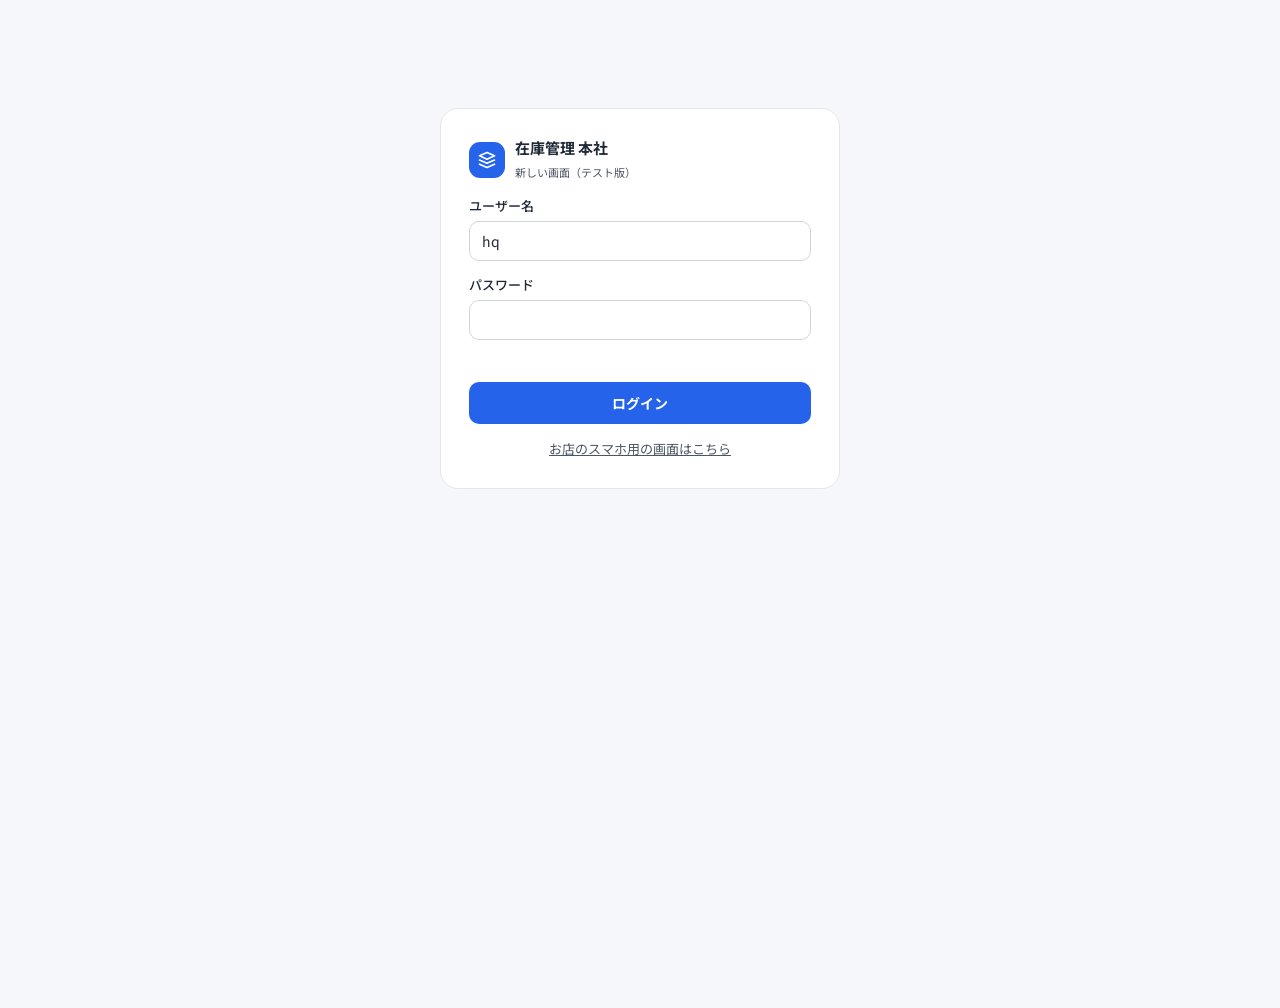
<file: web/v2/hq.html>
<!doctype html>
<html lang="ja">
<head>
<meta charset="utf-8">
<meta name="viewport" content="width=device-width, initial-scale=1">
<title>在庫管理 本社（新しい画面・テスト版）</title>
<link rel="preconnect" href="https://fonts.googleapis.com">
<link href="https://fonts.googleapis.com/css2?family=Noto+Sans+JP:wght@400;500;700&display=swap" rel="stylesheet">
<!--
  本社のパソコン用の新しい画面(テスト版)。2026-10-29 作成。10/20に承認された見本
  (Design canvas の Hq：ホーム/棚卸の確認/在庫/商品・QR)に、本社だけが使う
  入荷登録・廃棄登録を足した。データは今の棚卸しシステム(../index.html)と同じGASのAPIを
  そのまま使い、ログイン情報(localStorageのtoken)も共有する。
  スタッフ・アカウント・取引ログ・商品の修正などは、まだ今の画面で行う。
-->
<style>
  :root {
    --blue: #2563EB; --blue-dark: #1E40AF; --blue-bg: #EFF6FF;
    --ink: #1F2937; --sub: #4B5563; --line: #E5E7EB; --line2: #F3F4F6; --bg: #F5F7FB; --soft: #F9FAFB;
    --green: #059669; --green-bg: #ECFDF5; --amber: #B45309; --amber-bg: #FFFBEB;
    --red: #B91C1C; --red-bg: #FEF2F2;
  }
  * { box-sizing: border-box; }
  html, body { margin: 0; height: 100%; background: var(--bg); color: var(--ink); font-family: 'Noto Sans JP', system-ui, sans-serif; }
  button, input, select, textarea { font-family: inherit; }
  @keyframes pageIn { from { opacity: 0; transform: translateY(10px); } to { opacity: 1; transform: none; } }
  @keyframes popIn { from { opacity: 0; transform: translateY(8px) scale(.98); } to { opacity: 1; transform: none; } }

  .layout { display: flex; height: 100vh; }
  nav.side { width: 232px; flex-shrink: 0; background: #fff; border-right: 1px solid var(--line); display: flex; flex-direction: column; padding: 20px 14px; gap: 4px; overflow-y: auto; }
  .brand { display: flex; align-items: center; gap: 10px; padding: 0 8px 20px; }
  .brand-icon { width: 36px; height: 36px; border-radius: 11px; background: var(--blue); display: flex; align-items: center; justify-content: center; }
  .brand b { font-size: 15px; display: block; }
  .brand small { font-size: 11px; color: var(--sub); }
  .nav-btn { display: flex; align-items: center; height: 44px; padding: 0 12px; border-radius: 10px; border: none; background: transparent; color: #374151; font-size: 14px; cursor: pointer; text-align: left; text-decoration: none; width: 100%; }
  .nav-btn:hover { background: var(--soft); }
  .nav-btn.on { background: var(--blue-bg); color: var(--blue-dark); font-weight: 700; }
  .nav-btn span:first-child { flex: 1; }
  .nav-sep { height: 1px; background: var(--line); margin: 10px 4px; }
  .badge-red { font-size: 11px; font-weight: 700; color: #fff; background: #DC2626; border-radius: 10px; padding: 1px 7px; }
  .side-foot { margin-top: auto; padding: 12px 8px 0; border-top: 1px solid var(--line); font-size: 12px; color: var(--sub); display: flex; flex-direction: column; gap: 6px; }

  .main { flex: 1; min-width: 0; display: flex; flex-direction: column; }
  header.top { height: 68px; flex-shrink: 0; display: flex; align-items: center; gap: 16px; padding: 0 28px; background: #fff; border-bottom: 1px solid var(--line); }
  .page-title { font-size: 20px; font-weight: 700; }
  .top-right { margin-left: auto; display: flex; align-items: center; gap: 10px; font-size: 13px; color: var(--sub); }
  main.content { flex: 1; min-height: 0; overflow-y: auto; padding: 24px 28px 40px; }
  .page { display: flex; flex-direction: column; gap: 16px; animation: pageIn .3s ease; }

  .card { background: #fff; border: 1px solid var(--line); border-radius: 18px; padding: 20px; }
  .grid3 { display: grid; grid-template-columns: repeat(3, minmax(0, 1fr)); gap: 16px; }
  .grid4 { display: grid; grid-template-columns: repeat(4, minmax(0, 1fr)); gap: 12px; }
  .stat { background: #fff; border: 1px solid var(--line); border-radius: 14px; padding: 14px 16px; }
  .stat-label { font-size: 12px; color: var(--sub); }
  .stat-num { font-size: 18px; font-weight: 700; }
  .kv { display: flex; align-items: baseline; justify-content: space-between; padding: 8px 0; border-bottom: 1px solid var(--line2); }
  .kv:last-child { border-bottom: none; }
  .kv span:first-child { font-size: 13px; color: var(--sub); }
  .kv b { font-size: 20px; }
  .kv small { font-size: 12px; font-weight: 500; margin-left: 2px; }
  .chip { font-size: 12px; font-weight: 700; padding: 4px 10px; border-radius: 12px; background: var(--line); color: var(--sub); white-space: nowrap; }
  .chip.wait { background: var(--amber-bg); color: #92400E; }
  .chip.ok { background: var(--green-bg); color: #065F46; }
  .chip.ng { background: var(--red-bg); color: #991B1B; }

  .btn { height: 42px; padding: 0 18px; border-radius: 10px; border: 1px solid #D1D5DB; background: #fff; font-size: 14px; font-weight: 500; color: var(--ink); cursor: pointer; }
  .btn:hover { background: var(--soft); }
  .btn-primary { border: none; background: var(--blue); color: #fff; font-weight: 700; }
  .btn-primary:hover { background: #1D4ED8; }
  .btn-danger { border: none; background: var(--red); color: #fff; font-weight: 700; }
  .btn:disabled { opacity: .5; cursor: default; }
  .btn-sm { height: 36px; padding: 0 14px; font-size: 13px; }
  .pill { height: 34px; padding: 0 14px; border-radius: 17px; font-size: 13px; cursor: pointer; border: 1px solid #D1D5DB; background: #fff; color: #374151; }
  .pill.on { border-color: var(--blue); background: var(--blue); color: #fff; font-weight: 700; }
  .seg { display: flex; gap: 4px; padding: 4px; border-radius: 12px; background: var(--line); }
  .seg button { height: 36px; padding: 0 16px; border-radius: 9px; border: none; background: transparent; color: var(--sub); font-size: 14px; cursor: pointer; }
  .seg button.on { background: #fff; color: var(--ink); font-weight: 700; }
  .input, select.input { height: 40px; border-radius: 10px; border: 1px solid #D1D5DB; background: #fff; padding: 0 12px; font-size: 14px; color: var(--ink); }
  .row-flex { display: flex; align-items: center; gap: 10px; flex-wrap: wrap; }
  .hint { font-size: 13px; color: var(--sub); line-height: 1.7; margin: 0; }
  .muted { color: #9CA3AF; }

  .table { background: #fff; border: 1px solid var(--line); border-radius: 16px; overflow: hidden; }
  .thead, .trow { display: grid; align-items: center; padding: 10px 16px; font-size: 13px; }
  .thead { background: var(--soft); color: var(--sub); font-size: 12px; font-weight: 500; position: sticky; top: 0; }
  .trow { border-top: 1px solid var(--line2); }
  .r { text-align: right; }
  .diff { font-weight: 700; padding: 3px 10px; border-radius: 10px; }
  .diff.plus { background: var(--blue-bg); color: var(--blue-dark); }
  .diff.minus { background: #FFF7ED; color: #9A3412; }
  .zero { color: var(--amber); font-weight: 700; }
  .empty { padding: 28px; text-align: center; font-size: 14px; color: var(--sub); }
  .todo { display: flex; align-items: center; gap: 12px; min-height: 48px; padding: 0 14px; border-radius: 12px; border: none; background: var(--soft); cursor: pointer; text-align: left; width: 100%; }
  .todo:hover { background: #F3F4F6; }
  .dot { width: 8px; height: 8px; border-radius: 4px; flex-shrink: 0; }

  .brand-row { width: 100%; display: grid; align-items: center; padding: 13px 16px; border: none; border-top: 1px solid var(--line2); background: #fff; font-size: 14px; color: var(--ink); cursor: pointer; text-align: left; }
  .brand-row:hover { background: var(--soft); }
  .arrow { display: inline-block; color: #9CA3AF; transition: transform .2s; margin-right: 8px; }
  .arrow.open { transform: rotate(90deg); }
  .sub-rows { background: var(--soft); animation: popIn .2s ease; }

  .prod-wrap { display: flex; gap: 16px; height: calc(100vh - 160px); min-height: 480px; }
  .prod-side { width: 230px; flex-shrink: 0; background: #fff; border: 1px solid var(--line); border-radius: 16px; display: flex; flex-direction: column; overflow: hidden; }
  .prod-side .list { flex: 1; overflow-y: auto; padding: 8px; }
  .prod-brand { width: 100%; display: flex; align-items: center; height: 40px; padding: 0 10px; border-radius: 9px; border: none; background: transparent; font-size: 14px; cursor: pointer; color: #374151; }
  .prod-brand.on { background: var(--blue-bg); color: var(--blue-dark); font-weight: 700; }
  .prod-brand span { flex: 1; text-align: left; overflow: hidden; text-overflow: ellipsis; white-space: nowrap; }
  .prod-main { flex: 1; min-width: 0; background: #fff; border: 1px solid var(--line); border-radius: 16px; display: flex; flex-direction: column; overflow: hidden; }
  .prod-list { flex: 1; overflow-y: auto; }
  .code-tag { font-size: 12px; font-weight: 500; padding: 3px 8px; border-radius: 8px; background: #F3F4F6; color: #374151; }
  .code-tag.qr { background: var(--blue-bg); color: var(--blue-dark); }
  .foot-bar button, .foot-bar b { white-space: nowrap; }
  .foot-bar { display: flex; align-items: center; gap: 12px; padding: 12px 16px; border-top: 1px solid var(--line); background: var(--soft); }
  label.trow { cursor: pointer; }
  .trow input[type=checkbox] { width: 18px; height: 18px; margin: 0; accent-color: var(--blue); }

  .store-banner { font-size: 22px; font-weight: 700; padding: 12px 18px; border-radius: 14px; background: var(--blue-bg); color: var(--blue-dark); }
  .store-banner.empty { background: var(--amber-bg); color: #92400E; }
  .scan-input { height: 56px; font-size: 20px; letter-spacing: 1px; flex: 1; min-width: 260px; }
  .result { border-radius: 16px; padding: 16px 18px; animation: popIn .22s ease; display: flex; flex-direction: column; gap: 10px; }
  .result.ok { background: var(--green-bg); border: 1px solid #A7F3D0; }
  .result.ng { background: var(--amber-bg); border: 1px solid #FDE68A; }
  .result.info { background: #fff; border: 1px solid var(--line); }
  .stepper { display: flex; align-items: center; gap: 10px; }
  .stepper button { width: 40px; height: 40px; border-radius: 20px; border: 1px solid #D1D5DB; background: #fff; font-size: 20px; cursor: pointer; }
  .stepper b { font-size: 22px; min-width: 36px; text-align: center; }

  .overlay { position: fixed; inset: 0; background: rgba(17,24,39,.4); display: flex; align-items: center; justify-content: center; z-index: 20; }
  .dialog { width: 440px; background: #fff; border-radius: 18px; padding: 24px; display: flex; flex-direction: column; gap: 14px; animation: popIn .25s ease; }
  .dialog h3 { margin: 0; font-size: 18px; }
  .dialog textarea { height: 80px; border-radius: 10px; border: 1px solid #D1D5DB; padding: 10px; font-size: 14px; resize: none; }
  .toast { position: fixed; left: 50%; bottom: 28px; transform: translateX(-50%); background: #111827; color: #fff; font-size: 14px; padding: 12px 20px; border-radius: 12px; display: flex; align-items: center; gap: 10px; animation: popIn .25s ease; z-index: 30; }
  .login { max-width: 400px; margin: 12vh auto; background: #fff; border: 1px solid var(--line); border-radius: 18px; padding: 28px; display: flex; flex-direction: column; gap: 14px; }
  .login label { display: flex; flex-direction: column; gap: 6px; font-size: 13px; font-weight: 500; }
  .error { color: var(--red); font-size: 14px; min-height: 1em; }

  /* QRラベル印刷(エーワン31171：A4・35×12mm・5列×19段)。上14.5mm・左13.5mm、QRは10mm */
  #print-area { display: none; }
  @media print {
    @page { size: A4; margin: 0; }
    body { background: #fff; }
    .layout, .overlay, .toast { display: none !important; }
    #print-area { display: block; }
    .lbl-page { width: 210mm; height: 297mm; padding-top: 14.5mm; padding-left: 13.5mm; page-break-after: always; }
    .lbl-page:last-child { page-break-after: auto; }
  }
  .lbl-sheet { display: grid; grid-template-columns: repeat(5, 35mm); grid-template-rows: repeat(19, 12mm); gap: 2mm; }
  .lbl { width: 35mm; height: 12mm; padding: 1mm 1mm; display: flex; align-items: center; gap: 1mm; overflow: hidden; }
  .lbl-qr { width: 10mm; height: 10mm; flex-shrink: 0; }
  .lbl-qr canvas, .lbl-qr img { width: 100% !important; height: 100% !important; }
  .lbl-info { display: flex; flex-direction: column; overflow: hidden; min-width: 0; }
  .lbl-code { font-size: 5pt; line-height: 1.1; color: #555; white-space: nowrap; }
  .lbl-text { font-size: 6pt; line-height: 1.15; word-break: break-word; }
  .lbl-info { flex: 1; }
  .lbl-write { display: flex; align-items: center; font-size: 11pt; line-height: 1; height: 7mm; margin-top: 0.5mm; }
  .lbl-gap { flex: 1; }
</style>
</head>
<body>
<div id="root"></div>
<div id="print-area"></div>
<script src="../shared/qrcode.min.js?v=1"></script>
<script>
/* eslint-disable no-console */
// 今の棚卸しシステム(../app.js)と同じGASのWebアプリ
const API_URL = 'https://script.google.com/macros/s/AKfycbwGwA8PfZjVi_IgDPvjcQkJIVSxdimPasRP1eej312KVBYG-S7q8mJBZS_3QOPrc4IY/exec';
const STORES = ['生駒店', '西大寺宝来店', '木津店'];
const PAGES = [
  ['home', 'ホーム'], ['review', '棚卸の確認'], ['stock', '在庫（3店舗の比較）'], ['products', '商品・QRコード'],
  ['orders', '発注と入荷'], ['delivery', '納品分の確認'], ['incoming', '入荷登録'], ['disposal', '廃棄登録']
];

const $ = (id) => document.getElementById(id);
const esc = (s) => String(s == null ? '' : s).replace(/[&<>"']/g, (c) => ({ '&': '&amp;', '<': '&lt;', '>': '&gt;', '"': '&quot;', "'": '&#39;' }[c]));
const norm = (s) => String(s == null ? '' : s).normalize('NFKC').toLowerCase();
const lsGet = (k) => { try { return localStorage.getItem(k); } catch (e) { return null; } };
const lsSet = (k, v) => { try { if (v == null) localStorage.removeItem(k); else localStorage.setItem(k, v); } catch (e) { /* 無視 */ } };
function monthNow() { const d = new Date(); return d.getFullYear() + '-' + String(d.getMonth() + 1).padStart(2, '0'); }
const monthJa = (m) => { const p = m.split('-'); return p[0] + '年' + Number(p[1]) + '月'; };
const monthShort = (m) => Number(m.split('-')[1]) + '月';
const label = (p) => esc(p.name) + (p.colorNo ? '（' + esc(p.colorNo) + '）' : '');
const isQr = (code) => String(code).indexOf('QR-') === 0;
const byBrand = (a, b) => String(a.brand || '').toLowerCase().localeCompare(String(b.brand || '').toLowerCase()) || String(a.name).localeCompare(String(b.name), 'ja');

const S = {
  token: lsGet('token'), role: lsGet('role'), username: lsGet('v2_hq_username') || '',
  page: lsGet('v2_hq_page') || 'home', month: monthNow(),
  review: {},          // 店舗 -> getStocktakeReview の結果(その月)
  monthRev: {},        // 「店舗|年月」-> getStocktakeReview の結果(納品分の確認で月ごとに使う)
  delStore: STORES[0], delFilter: 'zero',
  loading: {}, errors: {},
  revStore: STORES[0], revFilter: 'diff', revSearch: '', revBase: 'base', // revBase: 'base'=前回の棚卸と比べる / 'month'=前月末と比べる
  stockSearch: '', stockOnlyZero: false, openBrand: '',
  prodStore: STORES[0], prodBrand: 'すべて', prodCode: 'qr', prodSearch: '', selected: new Set(),
  workStore: lsGet('v2_hq_work_store') || '', log: [], last: null, busy: false,
  modal: null, toast: '',
  ord: null, ordMonth: '', ordAll: false   // 発注と入荷(getDeliveryOverview の結果)
};

async function api(action, payload) {
  const res = await fetch(API_URL, { method: 'POST', headers: { 'Content-Type': 'text/plain;charset=utf-8' }, body: JSON.stringify({ action, payload: Object.assign({ token: S.token }, payload || {}) }) });
  const json = await res.json();
  if (!json.ok) throw new Error(json.error || '不明なエラーが発生しました');
  return json.data;
}
const isLoginError = (e) => /ログイン|セッション/.test(e.message);

// ---- データ ----
async function loadReview(store, force) {
  if (!force && S.review[store] && S.review[store].month === S.month) return S.review[store];
  S.loading[store] = true; S.errors[store] = '';
  render();
  try {
    const d = await api('getStocktakeReview', { store, month: S.month });
    S.review[store] = Object.assign(d, { month: S.month });
  } catch (e) {
    if (isLoginError(e)) { logout(e.message); return null; }
    S.errors[store] = e.message;
  } finally {
    S.loading[store] = false;
    render();
  }
  return S.review[store];
}
function loadAll(force) { return Promise.all(STORES.map((s) => loadReview(s, force))); }
function statsOf(d) {
  const items = d.items || [];
  return {
    status: d.monthlyStatus ? d.monthlyStatus.status : '未実施',
    out: items.filter((i) => i.currentStock <= 0).length,
    qr: items.filter((i) => isQr(i.code) && i.currentStock > 0).length,
    incoming: items.reduce((n, i) => n + (i.incoming || 0), 0),
    diff: revItems(d).filter((i) => i.diff !== 0).length
  };
}
// 棚卸の確認で「何と比べるか」(11/25〜)。前回の棚卸と比べられるとき(サーバーが baseDate を返したとき)は、
// prevStock・incoming・disposal・diff を前回の棚卸からの数に置きかえた写しを返す。
// 今月の入荷(statsOf の incoming)や納品分の確認は前月末の区切りのまま使うので、元の items は変えない。
function useBase(d) { return S.revBase === 'base' && !!(d && d.baseDate); }
function revItems(d) {
  const items = (d && d.items) || [];
  return useBase(d) ? items.map((i) => Object.assign({}, i, { prevStock: i.baseStock, incoming: i.baseIncoming, disposal: i.baseDisposal, diff: i.baseDiff })) : items;
}
function revPrevLabel(d) {
  if (useBase(d)) { const t = new Date(d.baseDate); return '前回 ' + (t.getMonth() + 1) + '/' + t.getDate(); }
  return monthShort(d.previousMonth || S.month) + '末';
}
const chipClass = (st) => ({ '承認済み': 'ok', '承認待ち': 'wait', '差し戻し': 'ng' }[st] || '');

// ---- 画面 ----
function go(page) { S.page = page; lsSet('v2_hq_page', page); render(); onEnterPage(); }
function onEnterPage() {
  if (S.page === 'home' || S.page === 'stock') loadAll(false);
  if (S.page === 'review') loadReview(S.revStore, false);
  if (S.page === 'products') loadReview(S.prodStore, false);
  if (S.page === 'delivery') loadDelivery(S.delStore);
  if (S.page === 'orders') loadOrders(S.ordMonth);
  if (S.page === 'incoming' || S.page === 'disposal') setTimeout(() => { const el = $('scan-input'); if (el) el.focus(); }, 50);
}
function flash(msg) { S.toast = msg; render(); clearTimeout(flash.t); flash.t = setTimeout(() => { S.toast = ''; render(); }, 2600); }

function render() {
  const root = $('root');
  if (!S.token || S.role !== 'hq') { root.innerHTML = loginHtml(); bindLogin(); return; }
  const active = document.activeElement && document.activeElement.id;
  const caret = active && document.activeElement.selectionStart;
  const scroll = document.querySelector('main.content') ? document.querySelector('main.content').scrollTop : 0;
  const waiting = STORES.filter((s) => S.review[s] && statsOf(S.review[s]).status === '承認待ち').length;
  root.innerHTML =
    '<div class="layout"><nav class="side" aria-label="メニュー">' +
    '<div class="brand"><div class="brand-icon"><svg width="20" height="20" viewBox="0 0 24 24" fill="none" stroke="#fff" stroke-width="2" stroke-linecap="round" stroke-linejoin="round" aria-hidden="true"><path d="M3 7l9-4 9 4-9 4-9-4z"/><path d="M3 12l9 4 9-4"/><path d="M3 17l9 4 9-4"/></svg></div><div><b>在庫管理</b><small>本社（新しい画面・テスト版）</small></div></div>' +
    PAGES.map(([k, t]) => '<button class="nav-btn' + (S.page === k ? ' on' : '') + '" data-go="' + k + '"><span>' + t + '</span>' + (k === 'review' && waiting ? '<span class="badge-red">' + waiting + '</span>' : '') + '</button>').join('') +
    '<div class="nav-sep"></div>' +
    '<a class="nav-btn" href="../index.html"><span>今の画面を開く</span><span class="muted">›</span></a>' +
    '<p class="hint" style="font-size:12px; padding:0 12px">スタッフ・アカウント・取引ログ・商品の修正は、まだ今の画面で行います</p>' +
    '<div class="side-foot"><span>' + esc(S.username || '本社') + '</span><button class="nav-btn" id="btn-logout" style="height:36px; padding:0; color:var(--red)">ログアウト</button></div>' +
    '</nav><div class="main"><header class="top"><div class="page-title">' + (PAGES.find((p) => p[0] === S.page) || PAGES[0])[1] + '</div>' +
    '<div class="top-right"><label for="month">対象月</label><input class="input" type="month" id="month" value="' + S.month + '" style="height:36px">' +
    '<button class="btn btn-sm" id="btn-reload">最新にする</button></div></header>' +
    '<main class="content">' + pageHtml() + '</main></div></div>' +
    (S.modal ? modalHtml() : '') + (S.toast ? '<div class="toast" role="status">' + esc(S.toast) + '</div>' : '');
  bindCommon();
  bindPage();
  const m = document.querySelector('main.content'); if (m) m.scrollTop = scroll;
  if (active && $(active)) { const el = $(active); el.focus(); try { if (caret != null) el.setSelectionRange(caret, caret); } catch (e) { /* 対象外 */ } }
}
function pageHtml() {
  switch (S.page) {
    case 'review': return reviewHtml();
    case 'stock': return stockHtml();
    case 'products': return productsHtml();
    case 'delivery': return deliveryHtml();
    case 'orders': return ordersHtml();
    case 'incoming': return workHtml('incoming');
    case 'disposal': return workHtml('disposal');
    default: return homeHtml();
  }
}
function bindCommon() {
  document.querySelectorAll('[data-go]').forEach((b) => b.addEventListener('click', () => go(b.dataset.go)));
  $('btn-logout').addEventListener('click', () => { if (confirm('ログアウトします。よろしいですか？')) logout(''); });
  $('month').addEventListener('change', (e) => { if (!e.target.value) return; S.month = e.target.value; S.review = {}; render(); onEnterPage(); });
  $('btn-reload').addEventListener('click', () => { S.review = {}; S.monthRev = {}; onEnterPage(); flash('最新の情報にしました'); });
}

// ---- ログイン ----
function loginHtml() {
  const wrongRole = S.token && S.role && S.role !== 'hq';
  return '<div class="login"><div class="brand" style="padding:0"><div class="brand-icon"><svg width="20" height="20" viewBox="0 0 24 24" fill="none" stroke="#fff" stroke-width="2" stroke-linecap="round" stroke-linejoin="round" aria-hidden="true"><path d="M3 7l9-4 9 4-9 4-9-4z"/><path d="M3 12l9 4 9-4"/><path d="M3 17l9 4 9-4"/></svg></div><div><b>在庫管理 本社</b><small>新しい画面（テスト版）</small></div></div>' +
    (wrongRole ? '<p class="hint" style="color:var(--amber)">いまはお店のアカウントでログインしています。本社のアカウント（hq）で入り直してください。</p>' : '') +
    '<label>ユーザー名<input class="input" id="login-user" autocomplete="username" value="hq"></label>' +
    '<label>パスワード<input class="input" id="login-pass" type="password" autocomplete="current-password"></label>' +
    '<div class="error" id="login-error">' + esc(S.loginError || '') + '</div>' +
    '<button class="btn btn-primary" id="btn-login">ログイン</button>' +
    '<a href="index.html" class="hint" style="text-align:center">お店のスマホ用の画面はこちら</a></div>';
}
function bindLogin() {
  const doLogin = async () => {
    const btn = $('btn-login'); btn.disabled = true; btn.textContent = 'ログイン中…';
    try {
      const user = $('login-user').value.trim();
      const d = await api('login', { username: user, password: $('login-pass').value });
      if (d.role !== 'hq') throw new Error('本社のアカウントではありません');
      S.token = d.token; S.role = d.role; S.username = user; S.loginError = '';
      lsSet('token', d.token); lsSet('store', d.store); lsSet('role', d.role); lsSet('v2_hq_username', user);
      render(); onEnterPage();
    } catch (e) {
      S.loginError = e.message; render();
    }
  };
  $('btn-login').addEventListener('click', doLogin);
  $('login-pass').addEventListener('keydown', (e) => { if (e.key === 'Enter') doLogin(); });
}
function logout(msg) {
  ['token', 'store', 'role'].forEach((k) => lsSet(k, null));
  S.token = S.role = null; S.review = {}; S.loginError = msg || '';
  render();
}

// ---- ホーム ----
function homeHtml() {
  const cards = STORES.map((s) => {
    const d = S.review[s];
    if (!d) return '<div class="card"><div class="row-flex" style="justify-content:space-between"><b style="font-size:17px">' + esc(s) + '</b></div><p class="hint" style="margin-top:12px">' + (S.errors[s] ? '読み込めませんでした：' + esc(S.errors[s]) : '読み込み中…（少し時間がかかります）') + '</p></div>';
    const st = statsOf(d);
    return '<div class="card" style="display:flex; flex-direction:column; gap:14px">' +
      '<div class="row-flex" style="justify-content:space-between"><b style="font-size:17px">' + esc(s) + '</b><span class="chip ' + chipClass(st.status) + '">' + monthShort(S.month) + ' ' + esc(st.status) + '</span></div>' +
      '<div><div class="kv"><span>在庫なし</span><b style="color:var(--amber)">' + st.out + '<small>品</small></b></div>' +
      '<div class="kv"><span>バーコード未登録（在庫あり）</span><b>' + st.qr + '<small>品</small></b></div>' +
      '<div class="kv"><span>' + monthShort(S.month) + 'の入荷</span><b style="color:var(--green)">' + st.incoming + '<small>個</small></b></div></div>' +
      '<button class="btn" data-open-review="' + esc(s) + '">棚卸の内容を見る</button></div>';
  }).join('');
  const todos = [];
  STORES.forEach((s) => {
    const d = S.review[s]; if (!d) return;
    const st = statsOf(d);
    if (st.status === '承認待ち') todos.push(['#F59E0B', s, monthShort(S.month) + 'の棚卸が承認待ちです', 'review']);
    if (st.status === '承認済み') todos.push(['#059669', s, monthShort(S.month) + 'の棚卸は承認済み → 納品した商品の在庫を確かめる', 'delivery']);
    if (st.status === '差し戻し') todos.push(['#DC2626', s, '差し戻し中です（お店で数え直し待ち）', 'review']);
    if (st.status === '未実施') todos.push(['#9CA3AF', s, monthShort(S.month) + 'の棚卸はまだです', 'review']);
    if (st.qr) todos.push(['#2563EB', s, '在庫があるのにバーコード未登録の商品が ' + st.qr + '品あります', 'products']);
  });
  return '<div class="page"><div class="grid3">' + cards + '</div>' +
    '<div class="card" style="display:flex; flex-direction:column; gap:8px"><b style="font-size:15px; padding-bottom:4px">対応が必要なこと</b>' +
    (todos.length ? todos.map((t) => '<button class="todo" data-todo-store="' + esc(t[1]) + '" data-todo-page="' + t[3] + '"><span class="dot" style="background:' + t[0] + '"></span><span style="font-size:13px; color:var(--sub); width:100px; flex-shrink:0">' + esc(t[1]) + '</span><span style="flex:1; font-size:14px">' + esc(t[2]) + '</span><span style="font-size:13px; color:var(--blue); font-weight:500">開く ›</span></button>').join('')
      : '<p class="hint">' + (STORES.every((s) => S.review[s]) ? 'いま対応が必要なことはありません' : '読み込み中…') + '</p>') +
    '</div></div>';
}

// ---- 棚卸の確認 ----
// 承認の前に見る「確認リスト」(11/4)：あるはずの数(先月末＋今月の入荷−今月の廃棄)と棚卸の数を比べ、
// 少ない・多い商品を理由の見当ごとに分ける。いちばん大事なのは「今月入荷したのに0」(数え漏れの可能性が高い)。
const REV_CATS = [
  ['in0', '入荷したのに0', '数え漏れの可能性が高い', '#B91C1C'],
  ['gone', '前回あったのに0', '使い切り？ 数え漏れ？', '#B45309'],
  ['less', '数が減っている', '数えまちがい？ 廃棄の書き忘れ？', '#92400E'],
  ['more', '数が増えている', '数えまちがい？ 入荷の登録漏れ？', '#1E40AF']
];
function prevL0(d) { return revPrevLabel(d); }
function revCat(i) {
  if (i.diff === 0) return '';
  if (i.diff > 0) return 'more';
  if (i.currentStock <= 0) return i.incoming > 0 ? 'in0' : 'gone';
  return 'less';
}
function reviewHtml() {
  const s = S.revStore, d = S.review[s];
  const tabs = '<div class="seg">' + STORES.map((x) => '<button data-rev-store="' + esc(x) + '" class="' + (x === s ? 'on' : '') + '">' + esc(x) + '</button>').join('') + '</div>';
  if (!d) return '<div class="page"><div class="row-flex">' + tabs + '</div><div class="card"><p class="hint">' + (S.errors[s] ? '読み込めませんでした：' + esc(S.errors[s]) : '読み込み中…（少し時間がかかります）') + '</p></div></div>';
  const st = statsOf(d), ms = d.monthlyStatus || {};
  const items = revItems(d).slice().sort(byBrand);
  const words = norm(S.revSearch).split(/\s+/).filter(Boolean);
  const order = { in0: 0, gone: 1, less: 2, more: 3, '': 4 };
  const shown = items.filter((i) => (S.revFilter === 'all' || (S.revFilter === 'diff' ? i.diff !== 0 : revCat(i) === S.revFilter)) && (!words.length || words.every((w) => norm([i.brand, i.name, i.colorNo, i.code].join(' ')).includes(w))))
    .sort((a, b) => order[revCat(a)] - order[revCat(b)] || byBrand(a, b));
  const catCount = {}; items.forEach((i) => { const c = revCat(i); if (c) catCount[c] = (catCount[c] || 0) + 1; });
  const ev = d.stocktakeEvents || [];
  const latest = ev.length ? ev[ev.length - 1] : null;
  const dateStr = ms.implementedDate ? new Date(ms.implementedDate).toLocaleDateString('ja-JP', { month: 'numeric', day: 'numeric', weekday: 'short' }) : '—';
  const cols = 'grid-template-columns: 130px minmax(0,1fr) 70px 60px 60px 70px 80px 150px';
  const catInfo = (c) => REV_CATS.find((x) => x[0] === c);
  const checkCard = '<div class="card" style="display:flex; flex-direction:column; gap:10px"><b style="font-size:15px">承認の前の確認リスト</b>' +
    '<p class="hint">「あるはずの数（' + prevL0(d) + '＋そのあとの入荷−廃棄）」と「棚卸で数えた数」がちがう商品です。押すと下の表がしぼられます。</p>' +
    '<div class="grid4">' + REV_CATS.map((c) => '<button class="stat" data-rev-filter="' + c[0] + '" style="text-align:left; cursor:pointer;' + (S.revFilter === c[0] ? ' outline:2px solid var(--blue);' : '') + '"><div class="stat-label">' + c[1] + '</div><div class="stat-num" style="color:' + c[3] + '">' + (catCount[c[0]] || 0) + '品</div><div class="stat-label">' + c[2] + '</div></button>').join('') + '</div></div>';
  const prevL = revPrevLabel(d), curL = monthShort(S.month) + '末';
  const baseSeg = d.baseDate ? '<span class="hint" style="margin-left:8px">比べる相手：</span><div class="seg">' +
    '<button data-rev-base="base" class="' + (S.revBase === 'base' ? 'on' : '') + '">前回の棚卸（' + (new Date(d.baseDate).getMonth() + 1) + '/' + new Date(d.baseDate).getDate() + '）</button>' +
    '<button data-rev-base="month" class="' + (S.revBase === 'month' ? 'on' : '') + '">' + monthShort(d.previousMonth || S.month) + '末</button></div>' : '';
  const note = ms.status === '承認済み' ? '<p class="hint">' + esc(ms.approver || '') + ' が承認済みです。直すときは「差し戻す」を押すと、お店でもう一度数えられるようになります。</p>'
    : ms.status === '差し戻し' ? '<p class="hint" style="color:var(--red)">差し戻し中：' + esc(ms.rejectedReason || '理由の記載なし') + '</p>' : '';
  return '<div class="page"><div class="row-flex">' + tabs + '<span class="chip ' + chipClass(st.status) + '">' + monthShort(S.month) + ' ' + esc(st.status) + '</span>' + baseSeg +
    '<div class="row-flex" style="margin-left:auto"><button class="btn" id="btn-csv">CSVで保存</button>' +
    '<button class="btn" id="btn-reject"' + (st.status === '未実施' ? ' disabled' : '') + '>差し戻す</button>' +
    '<button class="btn btn-primary" id="btn-approve"' + (st.status === '未実施' ? ' disabled' : '') + '>' + (st.status === '承認済み' ? '再承認する' : '承認する') + '</button></div></div>' + note +
    '<div class="grid4">' +
    '<div class="stat"><div class="stat-label">棚卸の実施日</div><div class="stat-num">' + esc(dateStr) + '</div></div>' +
    '<div class="stat"><div class="stat-label">差異のある商品</div><div class="stat-num" style="color:var(--amber)">' + st.diff + '品</div></div>' +
    '<div class="stat"><div class="stat-label">多かった / 少なかった</div><div class="stat-num">' + items.filter((i) => i.diff > 0).length + ' / ' + items.filter((i) => i.diff < 0).length + '</div></div>' +
    '<div class="stat"><div class="stat-label">送信（最新の担当）</div><div class="stat-num" style="font-size:15px">' + ev.length + '回' + (latest ? '（' + esc(latest.staffName || '不明') + '）' : '') + '</div></div></div>' + checkCard +
    '<div class="table"><div class="row-flex" style="padding:10px 12px; border-bottom:1px solid var(--line)">' +
    '<button class="pill' + (S.revFilter === 'diff' ? ' on' : '') + '" data-rev-filter="diff">差異のある商品だけ</button>' +
    (catInfo(S.revFilter) ? '<button class="pill on" data-rev-filter="' + S.revFilter + '">' + catInfo(S.revFilter)[1] + '</button>' : '') +
    '<button class="pill' + (S.revFilter === 'all' ? ' on' : '') + '" data-rev-filter="all">すべて</button>' +
    '<input class="input" id="rev-search" placeholder="品名・カラー番号で探す" value="' + esc(S.revSearch) + '" style="margin-left:auto; width:260px"></div>' +
    '<div class="thead" style="' + cols + '"><span>ブランド</span><span>商品</span><span class="r">' + prevL + '</span><span class="r">入荷</span><span class="r">破棄</span><span class="r">' + curL + '</span><span class="r">差異</span><span style="padding-left:12px">見当</span></div>' +
    (shown.length ? shown.map((i) => '<div class="trow" style="' + cols + '"><span style="color:var(--sub)">' + esc(i.brand) + '</span><span style="font-weight:500">' + label(i) + '</span>' +
      '<span class="r">' + i.prevStock + '</span><span class="r" style="color:var(--green)">' + (i.incoming ? '+' + i.incoming : '—') + '</span><span class="r" style="color:var(--amber)">' + (i.disposal ? '−' + i.disposal : '—') + '</span>' +
      '<span class="r" style="font-weight:700">' + i.currentStock + '</span><span class="r">' + (i.diff === 0 ? '<span class="muted">0</span>' : '<span class="diff ' + (i.diff > 0 ? 'plus">+' + i.diff : 'minus">−' + Math.abs(i.diff)) + '</span>') + '</span>' +
      '<span style="padding-left:12px; font-size:12px; color:' + (catInfo(revCat(i)) ? catInfo(revCat(i))[3] : 'var(--sub)') + '">' + (catInfo(revCat(i)) ? catInfo(revCat(i))[1] : '') + '</span></div>').join('')
      : '<div class="empty">' + (S.revFilter === 'diff' && !words.length ? '差異のある商品はありません' : '見つかりませんでした') + '</div>') +
    '</div></div>';
}

// ---- 在庫（3店舗の比較）----
function stockHtml() {
  if (!STORES.every((s) => S.review[s])) return '<div class="page"><div class="card"><p class="hint">3店舗の在庫を読み込んでいます…（少し時間がかかります）</p></div></div>';
  // 店舗ごとにコードが違うことがあるので、ブランド＋品名＋カラー番号でまとめる
  const map = new Map();
  STORES.forEach((s, idx) => S.review[s].items.forEach((i) => {
    const key = norm(i.brand) + '||' + norm(i.name) + '||' + norm(i.colorNo);
    if (!map.has(key)) map.set(key, { brand: i.brand || '(ブランドなし)', name: i.name, colorNo: i.colorNo, n: [null, null, null] });
    const e = map.get(key); e.n[idx] = (e.n[idx] || 0) + i.currentStock;
  }));
  const words = norm(S.stockSearch).split(/\s+/).filter(Boolean);
  let rows = Array.from(map.values()).filter((e) => !words.length || words.every((w) => norm([e.brand, e.name, e.colorNo].join(' ')).includes(w)));
  if (S.stockOnlyZero) rows = rows.filter((e) => e.n.some((v) => v !== null && v <= 0));
  const brands = new Map();
  rows.sort(byBrand).forEach((e) => { const b = norm(e.brand); if (!brands.has(b)) brands.set(b, { name: e.brand, items: [] }); brands.get(b).items.push(e); });
  const cols = 'grid-template-columns: minmax(0,1fr) 130px 130px 130px';
  const cell = (v) => v === null ? '<span class="r muted">—</span>' : v <= 0 ? '<span class="r zero">在庫なし</span>' : '<span class="r">' + v + '</span>';
  const sum = (items, k) => items.reduce((n, e) => n + Math.max(0, e.n[k] || 0), 0);
  const autoOpen = words.length > 0 || S.stockOnlyZero;
  return '<div class="page"><div class="row-flex"><input class="input" id="stock-search" placeholder="品名・カラー番号・ブランドで探す" value="' + esc(S.stockSearch) + '" style="width:320px">' +
    '<button class="pill' + (!S.stockOnlyZero ? ' on' : '') + '" data-stock-zero="0">すべて</button><button class="pill' + (S.stockOnlyZero ? ' on' : '') + '" data-stock-zero="1">在庫なしがある商品だけ</button>' +
    '<span class="hint" style="margin-left:auto">ブランドを押すと、商品ごとの在庫が開きます（—＝その店に登録なし）</span></div>' +
    '<div class="table"><div class="thead" style="' + cols + '; padding:12px 16px"><span>ブランド</span>' + STORES.map((s) => '<span class="r">' + esc(s) + '</span>').join('') + '</div>' +
    (brands.size ? Array.from(brands.values()).map((b) => {
      const open = autoOpen || S.openBrand === b.name;
      return '<div><button class="brand-row" style="' + cols + '" data-brand="' + esc(b.name) + '"><span style="font-weight:700"><span class="arrow' + (open ? ' open' : '') + '">›</span>' + esc(b.name) + ' <span class="muted" style="font-weight:400; font-size:12px">' + b.items.length + '品</span></span>' +
        [0, 1, 2].map((k) => '<span class="r">' + sum(b.items, k) + '</span>').join('') + '</button>' +
        (open ? '<div class="sub-rows">' + b.items.map((e) => '<div class="trow" style="' + cols + '; padding-left:40px; border-top:none"><span style="color:var(--sub)">' + label(e) + '</span>' + e.n.map(cell).join('') + '</div>').join('') + '</div>' : '') + '</div>';
    }).join('') : '<div class="empty">見つかりませんでした</div>') + '</div></div>';
}

// ---- 商品・QRコード ----
function productsHtml() {
  const s = S.prodStore, d = S.review[s];
  const storeSel = '<label style="display:flex; flex-direction:column; gap:6px; padding:14px; font-size:12px; color:var(--sub); border-bottom:1px solid var(--line)">店舗<select class="input" id="prod-store">' +
    STORES.map((x) => '<option' + (x === s ? ' selected' : '') + '>' + esc(x) + '</option>').join('') + '</select></label>';
  if (!d) return '<div class="page"><div class="prod-wrap"><div class="prod-side">' + storeSel + '</div><div class="prod-main"><div class="empty">' + (S.errors[s] ? '読み込めませんでした：' + esc(S.errors[s]) : '読み込み中…') + '</div></div></div></div>';
  const items = d.items;
  const passCode = (i) => S.prodCode === 'all' || (S.prodCode === 'qr' ? isQr(i.code) : !isQr(i.code));
  const words = norm(S.prodSearch).split(/\s+/).filter(Boolean);
  const brandNames = ['すべて'].concat(Array.from(new Set(items.map((i) => i.brand || '(ブランドなし)'))).sort((a, b) => a.toLowerCase().localeCompare(b.toLowerCase())));
  if (!brandNames.includes(S.prodBrand)) S.prodBrand = 'すべて';
  const visible = items.filter((i) => (S.prodBrand === 'すべて' || (i.brand || '(ブランドなし)') === S.prodBrand) && passCode(i) &&
    (!words.length || words.every((w) => norm([i.brand, i.name, i.colorNo, i.code].join(' ')).includes(w)))).sort(byBrand);
  const cols = 'grid-template-columns: 48px minmax(0,1fr) 170px 90px';
  return '<div class="page"><div class="prod-wrap"><div class="prod-side">' + storeSel + '<div class="list">' +
    brandNames.map((b) => '<button class="prod-brand' + (S.prodBrand === b ? ' on' : '') + '" data-pbrand="' + esc(b) + '"><span>' + esc(b) + '</span><small class="muted">' +
      items.filter((i) => (b === 'すべて' || (i.brand || '(ブランドなし)') === b) && passCode(i)).length + '</small></button>').join('') + '</div></div>' +
    '<div class="prod-main"><div class="row-flex" style="padding:12px 16px; border-bottom:1px solid var(--line)">' +
    [['qr', 'QRコードの商品（バーコードなし）'], ['bar', 'バーコードの商品'], ['all', 'すべて']].map((c) => '<button class="pill' + (S.prodCode === c[0] ? ' on' : '') + '" data-pcode="' + c[0] + '">' + c[1] + '</button>').join('') +
    '<input class="input" id="prod-search" placeholder="品名・コードで探す" value="' + esc(S.prodSearch) + '" style="width:200px">' +
    '<button class="btn btn-sm" id="btn-select-shown" style="margin-left:auto">表示中をすべて選択</button></div>' +
    '<div class="prod-list"><div class="thead" style="' + cols + '"><span>選択</span><span>商品</span><span>コード</span><span class="r">在庫</span></div>' +
    (visible.length ? visible.map((i) => '<label class="trow" style="' + cols + '"><input type="checkbox" data-sel="' + esc(i.code) + '"' + (S.selected.has(String(i.code)) ? ' checked' : '') + '>' +
      '<span><span class="muted" style="font-size:12px">' + esc(i.brand) + '</span> <b style="font-weight:500">' + label(i) + '</b></span>' +
      '<span><span class="code-tag' + (isQr(i.code) ? ' qr' : '') + '">' + esc(i.code) + '</span></span>' +
      '<span class="r" style="font-weight:700">' + (i.currentStock > 0 ? i.currentStock : '<span class="zero">在庫なし</span>') + '</span></label>').join('') : '<div class="empty">ありません</div>') + '</div>' +
    '<div class="foot-bar"><b style="font-weight:500">' + S.selected.size + '件 選択中</b><button class="btn btn-sm" id="btn-clear-sel" style="border:none; background:transparent; color:var(--sub)">選択を解除</button>' +
    
    '<button class="btn" id="btn-blank-qr" style="margin-left:auto">お店に渡す空のQRラベルを作る</button>' +
    '<button class="btn btn-primary" id="btn-print-qr">QRラベルを印刷</button></div></div></div></div>';
}

// ---- 納品分の確認 ----
// 2026-10-29決定：12月の棚卸までは「最新の棚卸の数＝在庫」で進めるが、10月以降に納品した商品の
// 在庫は最低限そろえる。棚卸の承認のあとにここを開き、納品したのに在庫なしになっている商品を確かめる。
// 取引ログは数千行あるので、店舗×月ごとの getStocktakeReview(入荷数・月末在庫入り)を合わせて計算する。
const DELIVERY_FROM = '2026-10';
function monthsFrom(from) {
  const out = []; let [y, m] = from.split('-').map(Number);
  const [ny, nm] = monthNow().split('-').map(Number);
  while (y < ny || (y === ny && m <= nm)) { out.push(y + '-' + String(m).padStart(2, '0')); m++; if (m > 12) { m = 1; y++; } }
  return out;
}
async function loadDelivery(store, force) {
  const months = monthsFrom(DELIVERY_FROM);
  const need = months.filter((m) => force || !S.monthRev[store + '|' + m]);
  if (!need.length) { render(); return; }
  S.loading['del|' + store] = true; S.errors['del|' + store] = ''; render();
  try {
    for (const m of need) S.monthRev[store + '|' + m] = await api('getStocktakeReview', { store, month: m });
  } catch (e) {
    if (isLoginError(e)) { logout(e.message); return; }
    S.errors['del|' + store] = e.message;
  } finally {
    S.loading['del|' + store] = false; render();
  }
}
function deliveryRows(store) {
  const months = monthsFrom(DELIVERY_FROM);
  if (!months.every((m) => S.monthRev[store + '|' + m])) return null;
  const latest = S.monthRev[store + '|' + months[months.length - 1]];
  const map = {};
  months.forEach((m) => S.monthRev[store + '|' + m].items.forEach((i) => {
    if (!i.incoming) return;
    const k = String(i.code);
    if (!map[k]) map[k] = { code: k, brand: i.brand, name: i.name, colorNo: i.colorNo, incoming: 0, stock: 0 };
    map[k].incoming += i.incoming;
  }));
  latest.items.forEach((i) => { const k = String(i.code); if (map[k]) map[k].stock = i.currentStock; });
  return Object.values(map).sort((a, b) => (a.stock > 0) - (b.stock > 0) || byBrand(a, b));
}
// ---- 発注と入荷(2026-11-17〜) ----
// 各店舗の発注表で「発注済み」「欠品・入荷待ち」にした商品が、全部届いたかを発注月ごとに見る。
// 届いた数は入荷登録から自動で数え、足りない商品はお店が選んだ理由と追記を出す。
async function loadOrders(month) {
  S.errors.orders = '';
  try {
    const r = await api('getDeliveryOverview', { month: month || '' });
    S.ord = r; S.ordMonth = r.month;
  } catch (e) {
    if (/ログイン|セッション/.test(e.message)) { logout(e.message); return; }
    S.errors.orders = e.message;
  }
  render();
}
function ordersHtml() {
  const d = S.ord;
  if (!d) return '<div class="page"><div class="card"><p class="hint">' + (S.errors.orders ? '読み込めませんでした：' + esc(S.errors.orders) : '3店舗の発注表を読みこんでいます…（少し時間がかかります）') + '</p></div></div>';
  const months = d.months || [];
  const sel = months.length
    ? '<label class="hint" for="ord-month">発注月</label><select class="input" id="ord-month" style="height:36px; width:auto">' + months.map((m) => '<option value="' + m + '"' + (m === d.month ? ' selected' : '') + '>' + monthJa(m) + '</option>').join('') + '</select>'
    : '';
  const head = '<div class="row-flex">' + sel + '<span class="hint">各店舗の発注表で、状態を「発注済み」「欠品・入荷待ち」にした商品です。届くと自動で入荷済みになります。</span></div>';
  if (!d.month) return '<div class="page">' + head + '<div class="card"><p class="hint">まだ「発注済み」の商品がありません。発注表の状態を「発注済み」にすると、ここに出ます。</p></div></div>';
  const cards = '<div class="grid4" style="grid-template-columns: repeat(auto-fit, minmax(220px, 1fr))">' + d.stores.map((s) => {
    if (s.error) return '<div class="stat"><div class="stat-label">' + esc(s.store) + '</div><p class="hint" style="color:var(--red)">発注表を読めませんでした：' + esc(s.error) + '</p></div>';
    const chip = !s.total ? '<span class="chip">発注なし</span>'
      : s.open === 0 ? '<span class="chip ok">入荷完了</span>'
      : '<span class="chip wait">入荷待ち ' + s.open + '品' + (s.open - s.noReason ? '（理由あり ' + (s.open - s.noReason) + '）' : '') + '</span>';
    const pct = s.total ? Math.round(s.got / s.total * 100) : 0;
    return '<div class="stat"><div class="row-flex" style="justify-content:space-between"><b>' + esc(s.store) + '</b>' + chip + '</div>' +
      '<div class="stat-num">' + s.got + ' <span class="hint">/ ' + s.total + '品 届いた</span></div>' +
      '<div style="height:8px; background:var(--line); border-radius:999px; overflow:hidden; margin-top:6px"><div style="height:8px; width:' + pct + '%; background:' + (s.open === 0 && s.total ? 'var(--green)' : 'var(--blue)') + '"></div></div></div>';
  }).join('') + '</div>';
  const lines = (d.lines || []).filter((l) => S.ordAll || !l.done);
  const cols = 'grid-template-columns: 110px 100px minmax(0,1.6fr) 80px 90px minmax(0,1.6fr) 70px';
  const table = '<div class="table"><div class="row-flex" style="padding:10px 12px; border-bottom:1px solid var(--line)">' +
    '<b style="font-size:14px">' + (S.ordAll ? 'この月の発注（すべて）' : 'まだ届いていない商品') + '</b>' +
    '<div class="seg" style="margin-left:auto"><button data-ord-all="0" class="' + (S.ordAll ? '' : 'on') + '">まだの商品</button><button data-ord-all="1" class="' + (S.ordAll ? 'on' : '') + '">すべて</button></div></div>' +
    '<div class="thead" style="' + cols + '"><span>店舗</span><span>発注先</span><span>ブランド・商品名</span><span>TAT品番</span><span class="r">届いた / 発注</span><span>お店の報告</span><span>発注日</span></div>' +
    (lines.length ? lines.map((l) => {
      const rep = l.reason
        ? '<span class="chip">' + esc(l.reason.reason) + '</span> ' + esc(l.reason.memo) + '<div class="hint" style="font-size:11px">' + esc(l.reason.at || '') + ' ' + esc(l.reason.by || '') + '</div>'
        : (l.done ? '<span class="chip ok">入荷済み</span>' : '<span class="hint">報告なし（まだ届いていない）</span>');
      return '<div class="trow" style="' + cols + '"><span>' + esc(l.store) + '</span><span>' + esc(l.vendor) + '</span>' +
        '<span><span class="hint" style="font-size:11px">' + esc(l.brand || l.type || '') + '</span><br>' + esc(l.displayName) + '</span>' +
        '<span class="muted">' + esc(l.itemNumber || '—') + '</span>' +
        '<span class="r" style="font-weight:700; color:' + (l.done ? 'var(--green)' : 'var(--amber)') + '">' + l.got + ' / ' + l.qty + '</span>' +
        '<span>' + rep + '</span><span>' + esc(l.orderDate) + '</span></div>';
    }).join('') : '<div class="empty">' + (S.ordAll ? 'この月の発注はありません' : 'この月の発注分は、すべて届いています') + '</div>') + '</div>';
  return '<div class="page">' + head + cards + table +
    '<p class="hint">お店が入荷登録で足りない商品を見つけると、理由と追記がここに出ます。届いていない商品の対応が済んだら、発注表の状態を「入荷済み」「とりやめ」などに変えると、ここから消えます。</p></div>';
}

function deliveryHtml() {
  const s = S.delStore;
  const tabs = '<div class="seg">' + STORES.map((x) => '<button data-del-store="' + esc(x) + '" class="' + (x === s ? 'on' : '') + '">' + esc(x) + '</button>').join('') + '</div>';
  const rows = deliveryRows(s);
  const head = '<div class="row-flex">' + tabs + '<span class="hint">' + monthJa(DELIVERY_FROM) + '〜今月に納品した商品と、今の在庫</span>' +
    '<button class="btn btn-sm" id="btn-del-csv" style="margin-left:auto"' + (rows ? '' : ' disabled') + '>CSVで保存</button></div>';
  if (!rows) return '<div class="page">' + head + '<div class="card"><p class="hint">' + (S.errors['del|' + s] ? '読み込めませんでした：' + esc(S.errors['del|' + s]) : '読み込み中…（少し時間がかかります）') + '</p></div></div>';
  const zero = rows.filter((r) => r.stock <= 0);
  const shown = S.delFilter === 'zero' ? zero : rows;
  const cols = 'grid-template-columns: 150px minmax(0,1fr) 110px 100px 120px';
  return '<div class="page">' + head +
    '<div class="grid4">' +
    '<div class="stat"><div class="stat-label">納品した商品</div><div class="stat-num">' + rows.length + '品</div></div>' +
    '<div class="stat"><div class="stat-label">納品した数（合計）</div><div class="stat-num">' + rows.reduce((n, r) => n + r.incoming, 0) + '個</div></div>' +
    '<div class="stat"><div class="stat-label">在庫なしになっている</div><div class="stat-num" style="color:var(--amber)">' + zero.length + '品</div></div>' +
    '<div class="stat"><div class="stat-label">在庫あり</div><div class="stat-num" style="color:var(--green)">' + (rows.length - zero.length) + '品</div></div></div>' +
    '<p class="hint">「在庫なし」は、納品したのに棚卸で0になっている商品です。使い切った・数え漏れ・QRが読めなかった、のどれかなので、お店に確かめてください。</p>' +
    '<div class="table"><div class="row-flex" style="padding:10px 12px; border-bottom:1px solid var(--line)">' +
    '<button class="pill' + (S.delFilter === 'zero' ? ' on' : '') + '" data-del-filter="zero">在庫なしだけ（' + zero.length + '）</button>' +
    '<button class="pill' + (S.delFilter === 'all' ? ' on' : '') + '" data-del-filter="all">すべて（' + rows.length + '）</button></div>' +
    '<div class="thead" style="' + cols + '"><span>ブランド</span><span>商品</span><span class="r">納品した数</span><span class="r">今の在庫</span><span style="padding-left:16px">コード</span></div>' +
    (shown.length ? shown.map((r) => '<div class="trow" style="' + cols + '"><span style="color:var(--sub)">' + esc(r.brand) + '</span><span style="font-weight:500">' + label(r) + '</span>' +
      '<span class="r" style="color:var(--green)">+' + r.incoming + '</span>' +
      '<span class="r">' + (r.stock > 0 ? '<b>' + r.stock + '</b>' : '<span class="zero">在庫なし</span>') + '</span>' +
      '<span style="padding-left:16px"><span class="code-tag' + (isQr(r.code) ? ' qr' : '') + '">' + esc(r.code) + '</span></span></div>').join('')
      : '<div class="empty">' + (S.delFilter === 'zero' ? '在庫なしになっている納品商品はありません' : '納品した商品はありません') + '</div>') +
    '</div></div>';
}
function downloadDeliveryCsv() {
  const rows = deliveryRows(S.delStore); if (!rows) return;
  const csv = '﻿' + [['ブランド', '品名', 'カラーNO', 'コード', '納品した数', '今の在庫']].concat(rows.map((r) => [r.brand, r.name, r.colorNo, r.code, r.incoming, r.stock]))
    .map((r) => r.map((v) => '"' + String(v == null ? '' : v).replace(/"/g, '""') + '"').join(',')).join('\r\n');
  const a = document.createElement('a');
  a.href = URL.createObjectURL(new Blob([csv], { type: 'text/csv' }));
  a.download = '納品分の確認_' + S.delStore + '_' + monthNow() + '.csv';
  a.click();
}

// ---- 入荷登録・廃棄登録（本社） ----
function workHtml(kind) {
  const isIn = kind === 'incoming';
  const st = S.workStore;
  const last = S.last && S.last.kind === kind ? S.last : null;
  let res = '';
  if (last) {
    if (last.state === 'ok') res = '<div class="result ok"><b style="font-size:16px">✓ ' + label(last.p) + '</b><span class="hint" style="color:#065F46">' + esc(last.p.brand || '') + '　' + esc(last.msg) + '</span></div>';
    else if (last.state === 'ng') res = '<div class="result ng"><b style="font-size:16px">' + esc(last.msg) + '</b>' + (last.code ? '<span style="font-size:20px; font-weight:700">' + esc(last.code) + '</span>' : '') + (last.help ? '<span class="hint">' + last.help + '</span>' : '') + '</div>';
    else if (last.state === 'confirm') res = '<div class="result info"><b style="font-size:16px">' + label(last.p) + '</b><span class="hint">' + esc(last.p.brand || '') + '　今の在庫：<b>' + last.p.currentStock + '個</b></span>' +
      '<div class="row-flex"><span class="hint">捨てる数</span><div class="stepper"><button id="dis-minus" aria-label="1つ減らす">−</button><b id="dis-num">' + last.qty + '</b><button id="dis-plus" aria-label="1つ増やす">＋</button></div>' +
      '<input class="input" id="dis-memo" placeholder="理由（例：固まった・こぼれた）" style="flex:1; min-width:200px" value="' + esc(last.memo || '') + '"></div>' +
      '<div class="row-flex"><button class="btn btn-danger" id="btn-dis-save">廃棄を登録する</button><button class="btn" id="btn-dis-cancel">やめる</button></div></div>';
  }
  const logRows = S.log.filter((l) => l.kind === kind);
  return '<div class="page" style="max-width:860px">' +
    '<div class="card" style="display:flex; flex-direction:column; gap:14px">' +
    '<div class="row-flex"><label for="work-store" class="hint" style="font-weight:700; color:var(--ink)">店舗</label><select class="input" id="work-store"><option value="">選んでください</option>' +
    STORES.map((x) => '<option' + (x === st ? ' selected' : '') + '>' + esc(x) + '</option>').join('') + '</select></div>' +
    '<div class="store-banner' + (st ? '' : ' empty') + '">' + (st ? esc(st) + ' の' + (isIn ? '入荷' : '廃棄') + 'を登録します' : '先に店舗を選んでください') + '</div>' +
    '<p class="hint">' + (isIn ? 'バーコードスキャナーで読むか、コードを入れて Enter を押すと、<b>1個入荷</b>としてすぐ記録します。同じ商品が何個かあるときは、その数だけ読んでください。'
      : 'バーコードスキャナーで読むか、コードを入れて Enter を押すと、今の在庫が出ます。捨てる数と理由を入れて登録してください。') + '</p>' +
    '<div class="row-flex"><input class="input scan-input" id="scan-input" placeholder="ここにバーコード・QRのコード" autocomplete="off"' + (st ? '' : ' disabled') + '>' +
    '<button class="btn btn-primary" id="btn-scan" style="height:56px"' + (st ? '' : ' disabled') + '>' + (isIn ? '入荷する' : '調べる') + '</button></div>' + res + '</div>' +
    '<div class="card" style="padding:0; overflow:hidden"><div style="padding:14px 18px; font-weight:700">今回の記録（この画面を開いてから）</div>' +
    (logRows.length ? logRows.map((l) => '<div class="trow" style="grid-template-columns: 90px 120px minmax(0,1fr) 80px"><span class="muted">' + esc(l.time) + '</span><span>' + esc(l.store) + '</span><span>' + esc(l.brand) + ' ' + esc(l.name) + '</span><span class="r" style="font-weight:700; color:' + (isIn ? 'var(--green)">+' : 'var(--amber)">−') + l.qty + '</span></div>').join('')
      : '<div class="empty" style="padding:18px">まだありません</div>') +
    '<p class="hint" style="padding:10px 18px; font-size:12px">数を間違えたときは、今の画面の「取引ログ」で直せます。</p></div></div>';
}
async function onWorkCode(kind, raw) {
  const code = String(raw || '').trim();
  if (!code || S.busy || !S.workStore) return;
  S.busy = true;
  const store = S.workStore;
  try {
    if (kind === 'incoming') {
      const p = await api('lookupProduct', { store, code });
      if (!p) {
        S.last = { kind, state: 'ng', msg: store + ' の商品リストにないコードです', code, help: '新しい商品は、今の画面の「入荷登録」で登録してください（<a href="../index.html">今の画面を開く</a>）。' };
      } else {
        await api('recordIncoming', { store, code: p.code, quantity: 1 });
        S.last = { kind, state: 'ok', p, msg: '入荷 1個を記録しました' };
        S.log.unshift({ kind, time: new Date().toLocaleTimeString('ja-JP', { hour: '2-digit', minute: '2-digit' }), store, brand: p.brand || '', name: (p.name || '') + (p.colorNo ? '（' + p.colorNo + '）' : ''), qty: 1 });
        if (S.review[store]) delete S.review[store];
      }
    } else {
      const r = await api('lookupCurrentStock', { store, code });
      S.last = r.found ? { kind, state: 'confirm', p: r, qty: 1, memo: '' } : { kind, state: 'ng', msg: store + ' の商品リストにないコードです', code, help: '' };
    }
  } catch (e) {
    if (isLoginError(e)) { logout(e.message); S.busy = false; return; }
    S.last = { kind, state: 'ng', msg: '記録できませんでした：' + e.message, code: '' };
  } finally {
    S.busy = false;
  }
  render();
  const el = $('scan-input'); if (el && kind === 'incoming') { el.value = ''; el.focus(); }
}

// ---- ダイアログ ----
function modalHtml() {
  if (S.modal === 'blankqr') return blankQrHtml();
  const s = S.revStore, rej = S.modal === 'reject';
  return '<div class="overlay"><div class="dialog" role="dialog" aria-label="確認"><h3>' + esc(s) + (rej ? 'の棚卸を差し戻しますか？' : 'の' + monthShort(S.month) + 'の棚卸を承認しますか？') + '</h3>' +
    '<p class="hint">' + (rej ? 'お店でもう一度数えられるようになります。' : '承認すると、この月の在庫の数が確定します。あとから直すときは差し戻しが必要です。') + '</p>' +
    (rej ? '<label class="hint" style="display:flex; flex-direction:column; gap:6px; font-weight:500; color:var(--ink)">差し戻す理由（お店に表示されます）<textarea id="reject-reason" placeholder="例：VETROの棚をもう一度数えてください"></textarea></label>' : '') +
    '<div class="error" id="modal-error"></div><div class="row-flex" style="justify-content:flex-end"><button class="btn" id="btn-modal-cancel">やめる</button><button class="btn ' + (rej ? 'btn-danger' : 'btn-primary') + '" id="btn-modal-ok">' + (rej ? '差し戻す' : '承認する') + '</button></div></div></div>';
}
function bindModal() {
  if (!S.modal) return;
  if (S.modal === 'blankqr') { bindBlankQr(); return; }
  $('btn-modal-cancel').addEventListener('click', () => { S.modal = null; render(); });
  $('btn-modal-ok').addEventListener('click', async (ev) => {
    const btn = ev.currentTarget, rej = S.modal === 'reject', store = S.revStore;
    btn.disabled = true; btn.textContent = '処理中…';
    try {
      if (rej) await api('rejectStocktake', { store, month: S.month, reason: $('reject-reason').value.trim() });
      else await api('approveStocktake', { store, month: S.month });
      S.modal = null;
      await loadReview(store, true);
      flash(store + 'の棚卸を' + (rej ? '差し戻しました' : '承認しました'));
    } catch (e) {
      $('modal-error').textContent = e.message;
      btn.disabled = false; btn.textContent = rej ? '差し戻す' : '承認する';
    }
  });
}

// ---- お店に渡す空のQRラベル ----
// 2026-11-04決定(テプラ案はやめ)：バーコードのない商品用に、本社が前もって「まだ商品につながっていないQR」を
// 作って各店舗に渡しておく。お店は入荷のときにそのQRを商品に貼って読み、新しい商品として登録すると
// QRと商品がつながる(お店の画面は QR- の知らないコードを読むと、その登録画面になる)。
// A4 1枚=95枚をまるごと使うので、用紙もむだにならない。
function blankQrHtml() {
  const st = S.blankStore || S.prodStore;
  return '<div class="overlay"><div class="dialog" role="dialog" aria-label="空のQRラベル"><h3>お店に渡す空のQRラベルを作る</h3>' +
    '<p class="hint">まだ商品につながっていないQRを作って印刷します。お店で保管してもらい、バーコードのない商品が届いたら貼って「入荷登録」で読む → 商品名を入れて登録すると、QRと商品がつながります。</p>' +
    '<label class="hint" style="display:flex; flex-direction:column; gap:6px; font-weight:500; color:var(--ink)">渡す店舗<select class="input" id="blank-store">' + STORES.map((x) => '<option' + (x === st ? ' selected' : '') + '>' + esc(x) + '</option>').join('') + '</select></label>' +
    '<label class="hint" style="display:flex; flex-direction:column; gap:6px; font-weight:500; color:var(--ink)">枚数（A4 1枚＝95枚）<input class="input" id="blank-count" type="number" min="1" max="950" value="95"></label>' +
    '<div class="error" id="modal-error"></div><div class="row-flex" style="justify-content:flex-end"><button class="btn" id="btn-modal-cancel">やめる</button><button class="btn btn-primary" id="btn-modal-ok">作って印刷する</button></div></div></div>';
}
function bindBlankQr() {
  $('btn-modal-cancel').addEventListener('click', () => { S.modal = null; render(); });
  $('btn-modal-ok').addEventListener('click', async (ev) => {
    const store = $('blank-store').value, n = Math.floor(Number($('blank-count').value));
    if (!(n >= 1 && n <= 950)) { $('modal-error').textContent = '枚数は1〜950で入れてください'; return; }
    const btn = ev.currentTarget; btn.disabled = true; btn.textContent = '準備中…';
    try {
      // すでに使われている番号とかぶらないよう、その店の商品リストを読んでから作る
      const d = await loadReview(store, false);
      const used = new Set(((d && d.items) || []).map((i) => String(i.code)));
      const list = [], mine = new Set();
      while (list.length < n) {
        const a = new Uint8Array(4); crypto.getRandomValues(a);
        const code = 'QR-' + Array.from(a).map((x) => x.toString(16).padStart(2, '0')).join('').toUpperCase();
        if (used.has(code) || mine.has(code)) continue;
        mine.add(code); list.push({ code, text: store, write: true });
      }
      S.blankStore = store; S.modal = null; render();
      printLabelList(list);
    } catch (e) {
      $('modal-error').textContent = e.message;
      btn.disabled = false; btn.textContent = '作って印刷する';
    }
  });
}

// ---- QRラベル印刷 ----
function printLabels() {
  const d = S.review[S.prodStore];
  if (!d || !S.selected.size) { flash('印刷する商品を選んでください'); return; }
  const list = d.items.filter((i) => S.selected.has(String(i.code))).sort(byBrand)
    .map((i) => ({ code: i.code, text: (i.brand ? i.brand + ' ' : '') + i.name + (i.colorNo ? ' ' + i.colorNo : '') }));
  printLabelList(list);
}
/** [{code, text}] をエーワン31171の面付けで印刷する(上14.5mm・左13.5mm・QR10mm)。 */
function printLabelList(list) {
  const area = $('print-area');
  area.innerHTML = '';
  for (let s = 0; s < list.length; s += 95) {
    const page = document.createElement('div'); page.className = 'lbl-page';
    const sheet = document.createElement('div'); sheet.className = 'lbl-sheet';
    list.slice(s, s + 95).forEach((i) => {
      const cell = document.createElement('div'); cell.className = 'lbl';
      const q = document.createElement('div'); q.className = 'lbl-qr'; cell.appendChild(q);
      new QRCode(q, { text: String(i.code), width: 120, height: 120, correctLevel: QRCode.CorrectLevel.H });
      const info = document.createElement('div'); info.className = 'lbl-info';
      // 空のQRラベルは、ネイリストさんが商品名を手書きできるよう【　】の間を空けておく(11/4)
      info.innerHTML = i.write
        ? '<div class="lbl-code">' + esc(i.code) + '　' + esc(i.text) + '</div><div class="lbl-write"><span>【</span><span class="lbl-gap"></span><span>】</span></div>'
        : '<div class="lbl-code">' + esc(i.code) + '</div><div class="lbl-text">' + esc(i.text) + '</div>';
      cell.appendChild(info); sheet.appendChild(cell);
    });
    page.appendChild(sheet); area.appendChild(page);
  }
  setTimeout(() => window.print(), 300);
}

function downloadCsv() {
  const d = S.review[S.revStore]; if (!d) return;
  const rows = [['ブランド', '品名', 'カラーNO', 'コード', revPrevLabel(d), '入荷', '廃棄', monthShort(S.month) + '末', '差異', '見当']]
    .concat(revItems(d).slice().sort(byBrand).map((i) => [i.brand, i.name, i.colorNo, i.code, i.prevStock, i.incoming, i.disposal, i.currentStock, i.diff, (REV_CATS.find((x) => x[0] === revCat(i)) || ['', ''])[1]]));
  const csv = '﻿' + rows.map((r) => r.map((v) => '"' + String(v == null ? '' : v).replace(/"/g, '""') + '"').join(',')).join('\r\n');
  const a = document.createElement('a');
  a.href = URL.createObjectURL(new Blob([csv], { type: 'text/csv' }));
  a.download = '棚卸の確認_' + S.revStore + '_' + S.month + '.csv';
  a.click();
}

function bindPage() {
  bindModal();
  document.querySelectorAll('[data-open-review]').forEach((b) => b.addEventListener('click', () => { S.revStore = b.dataset.openReview; go('review'); }));
  document.querySelectorAll('[data-todo-page]').forEach((b) => b.addEventListener('click', () => {
    if (b.dataset.todoPage === 'review') S.revStore = b.dataset.todoStore;
    if (b.dataset.todoPage === 'delivery') S.delStore = b.dataset.todoStore;
    if (b.dataset.todoPage === 'products') { S.prodStore = b.dataset.todoStore; S.prodCode = 'qr'; S.selected = new Set(); }
    go(b.dataset.todoPage);
  }));
  document.querySelectorAll('[data-rev-store]').forEach((b) => b.addEventListener('click', () => { S.revStore = b.dataset.revStore; render(); loadReview(S.revStore, false); }));
  document.querySelectorAll('[data-rev-base]').forEach((b) => b.addEventListener('click', () => { S.revBase = b.dataset.revBase; render(); }));
  document.querySelectorAll('[data-rev-filter]').forEach((b) => b.addEventListener('click', () => { S.revFilter = b.dataset.revFilter; render(); }));
  if ($('rev-search')) $('rev-search').addEventListener('input', (e) => { S.revSearch = e.target.value; render(); });
  if ($('btn-approve')) $('btn-approve').addEventListener('click', () => { S.modal = 'approve'; render(); });
  if ($('btn-reject')) $('btn-reject').addEventListener('click', () => { S.modal = 'reject'; render(); });
  if ($('btn-csv')) $('btn-csv').addEventListener('click', downloadCsv);
  document.querySelectorAll('[data-del-store]').forEach((b) => b.addEventListener('click', () => { S.delStore = b.dataset.delStore; render(); loadDelivery(S.delStore); }));
  document.querySelectorAll('[data-del-filter]').forEach((b) => b.addEventListener('click', () => { S.delFilter = b.dataset.delFilter; render(); }));
  if ($('btn-del-csv')) $('btn-del-csv').addEventListener('click', downloadDeliveryCsv);
  if ($('ord-month')) $('ord-month').addEventListener('change', (e) => { S.ord = null; render(); loadOrders(e.target.value); });
  document.querySelectorAll('[data-ord-all]').forEach((b) => b.addEventListener('click', () => { S.ordAll = b.dataset.ordAll === '1'; render(); }));

  if ($('stock-search')) $('stock-search').addEventListener('input', (e) => { S.stockSearch = e.target.value; render(); });
  document.querySelectorAll('[data-stock-zero]').forEach((b) => b.addEventListener('click', () => { S.stockOnlyZero = b.dataset.stockZero === '1'; render(); }));
  document.querySelectorAll('[data-brand]').forEach((b) => b.addEventListener('click', () => { S.openBrand = S.openBrand === b.dataset.brand ? '' : b.dataset.brand; render(); }));

  if ($('prod-store')) $('prod-store').addEventListener('change', (e) => { S.prodStore = e.target.value; S.prodBrand = 'すべて'; S.selected = new Set(); render(); loadReview(S.prodStore, false); });
  document.querySelectorAll('[data-pbrand]').forEach((b) => b.addEventListener('click', () => { S.prodBrand = b.dataset.pbrand; render(); }));
  document.querySelectorAll('[data-pcode]').forEach((b) => b.addEventListener('click', () => { S.prodCode = b.dataset.pcode; render(); }));
  if ($('prod-search')) $('prod-search').addEventListener('input', (e) => { S.prodSearch = e.target.value; render(); });
  document.querySelectorAll('[data-sel]').forEach((c) => c.addEventListener('change', () => { if (c.checked) S.selected.add(c.dataset.sel); else S.selected.delete(c.dataset.sel); render(); }));
  if ($('btn-select-shown')) $('btn-select-shown').addEventListener('click', () => { document.querySelectorAll('[data-sel]').forEach((c) => S.selected.add(c.dataset.sel)); render(); });
  if ($('btn-clear-sel')) $('btn-clear-sel').addEventListener('click', () => { S.selected = new Set(); render(); });
  if ($('btn-print-qr')) $('btn-print-qr').addEventListener('click', printLabels);
  if ($('btn-blank-qr')) $('btn-blank-qr').addEventListener('click', () => { S.modal = 'blankqr'; render(); });

  if ($('work-store')) $('work-store').addEventListener('change', (e) => { S.workStore = e.target.value; lsSet('v2_hq_work_store', S.workStore); S.last = null; render(); const el = $('scan-input'); if (el) el.focus(); });
  if ($('scan-input')) {
    const kind = S.page;
    const run = () => onWorkCode(kind, $('scan-input').value);
    $('scan-input').addEventListener('keydown', (e) => { if (e.key === 'Enter') run(); });
    $('btn-scan').addEventListener('click', run);
  }
  if ($('btn-dis-save')) {
    const last = S.last;
    $('dis-minus').addEventListener('click', () => { last.qty = Math.max(1, last.qty - 1); $('dis-num').textContent = last.qty; });
    $('dis-plus').addEventListener('click', () => { last.qty += 1; $('dis-num').textContent = last.qty; });
    $('dis-memo').addEventListener('input', (e) => { last.memo = e.target.value; });
    $('btn-dis-cancel').addEventListener('click', () => { S.last = null; render(); $('scan-input').focus(); });
    $('btn-dis-save').addEventListener('click', async (ev) => {
      const store = S.workStore, p = last.p;
      if (!confirm(store + ' の「' + p.name + '」を ' + last.qty + '個 廃棄として登録します。よろしいですか？')) return;
      ev.currentTarget.disabled = true;
      try {
        await api('recordDisposal', { store, code: p.code, quantity: last.qty, memo: last.memo || '' });
        S.log.unshift({ kind: 'disposal', time: new Date().toLocaleTimeString('ja-JP', { hour: '2-digit', minute: '2-digit' }), store, brand: p.brand || '', name: (p.name || '') + (p.colorNo ? '（' + p.colorNo + '）' : ''), qty: last.qty });
        S.last = { kind: 'disposal', state: 'ok', p, msg: '廃棄 ' + last.qty + '個を登録しました（在庫 ' + (p.currentStock - last.qty) + '個）' };
        if (S.review[store]) delete S.review[store];
      } catch (e) {
        if (isLoginError(e)) { logout(e.message); return; }
        S.last = { kind: 'disposal', state: 'ng', msg: '登録できませんでした：' + e.message, code: '' };
      }
      render(); const el = $('scan-input'); if (el) { el.value = ''; el.focus(); }
    });
  }
}

render();
if (S.token && S.role === 'hq') onEnterPage();
</script>
</body>
</html>
</file>
<file: web/shared/style.css>
:root {
  color-scheme: light;
  --bg: #faf7f5;
  --fg: #2b2320;
  --accent: #b98a5e;
  --accent-dark: #8a6440;
  --line: #e4dcd4;
  --danger: #b3453d;
  --ok: #4c7a5e;
}

* { box-sizing: border-box; }

body {
  margin: 0;
  font-family: -apple-system, BlinkMacSystemFont, "Hiragino Sans", "Yu Gothic", sans-serif;
  background: var(--bg);
  color: var(--fg);
  min-height: 100vh;
}

.screen { display: none; padding: 20px 16px 40px; max-width: 480px; margin: 0 auto; }
.screen.active { display: block; }

h1 { font-size: 1.3rem; margin: 0 0 4px; }
h2 { font-size: 1.05rem; margin: 0 0 12px; }
p.hint { color: #756a62; font-size: 0.85rem; margin-top: 0; }

label { display: block; font-size: 0.85rem; margin: 14px 0 4px; }

input[type="text"], input[type="password"], input[type="number"], select {
  width: 100%;
  padding: 12px;
  font-size: 1rem;
  border: 1px solid var(--line);
  border-radius: 8px;
  background: #fff;
}

button {
  font-size: 1rem;
  padding: 14px;
  border-radius: 8px;
  border: none;
  cursor: pointer;
  width: 100%;
  margin-top: 14px;
}

button.primary { background: var(--accent); color: #fff; }
button.primary:active { background: var(--accent-dark); }
button.secondary { background: #fff; border: 1px solid var(--line); color: var(--fg); }
button.danger { background: var(--danger); color: #fff; }
button.link { background: none; color: var(--accent-dark); text-decoration: underline; width: auto; padding: 6px 0; }

.menu-grid { display: grid; gap: 12px; margin-top: 20px; }
.menu-grid button { margin-top: 0; padding: 20px; font-size: 1.05rem; }

.error { color: var(--danger); font-size: 0.9rem; min-height: 1.2em; margin-top: 8px; }

/* 棚卸の状態(未実施/承認待ち/差し戻し/承認済み)を一目で分かるように並べて表示する */
.status-steps { display: flex; gap: 6px; margin: 4px 0 10px; flex-wrap: wrap; }
.status-steps .step {
  padding: 5px 10px; border-radius: 999px; background: #eee; color: #999;
  font-size: 0.8rem; white-space: nowrap;
}
.status-steps .step.active { background: var(--accent); color: #fff; font-weight: bold; }
.status-steps .step.active.warn { background: var(--danger); }
.status { color: var(--ok); font-size: 0.9rem; min-height: 1.2em; margin-top: 8px; }
/* 確認画面を挟まず自動で登録される操作(入荷登録など)で、登録できたことを一目で
   分かるようにするための強調表示。連続スキャン中にうっかり見落とされないように、
   小さい文字色だけの.statusより目立つ帯にしている。 */
.status.status-success-banner {
  color: #fff; background: var(--ok); font-weight: bold; font-size: 1.05rem;
  padding: 10px 14px; border-radius: 8px; text-align: center;
}

#reader, #reader-4, #reader-hq-incoming, #reader-hq-disposal, #reader-hq-stock-lookup {
  /* 高さに上限を設けていたが、スキャン領域(qrbox)の判定は元のコンテナの高さを
     基準に計算されるため、高さを制限するとスキャンできる位置がずれてしまう
     不具合につながった可能性が高いため元に戻した。 */
  width: 100%; border-radius: 8px; overflow: hidden; margin-top: 12px;
}

.tally-group { margin-top: 16px; }
.tally-group h3 { font-size: 0.9rem; color: var(--accent-dark); border-bottom: 1px solid var(--line); padding-bottom: 4px; }
/* 品名を個数入力の右に並べると、幅が狭い端末では品名の列が極端に狭くなり
   1文字ずつ折り返されて縦書きのように見えてしまうため、品名を上・個数入力を下に
   縦に並べる。 */
.tally-row { display: flex; flex-direction: column; gap: 4px; padding: 6px 0; font-size: 0.95rem; }
.tally-name { width: 100%; }
.tally-stepper { display: flex; align-items: center; gap: 6px; }
.stepper-btn {
  width: 34px; height: 34px; padding: 0; margin: 0;
  border-radius: 6px; border: 1px solid var(--line); background: #fff;
  font-size: 1.2rem; line-height: 1; color: var(--fg);
}
.tally-count-input {
  width: 52px; padding: 4px; text-align: center;
  border: 1px solid var(--line); border-radius: 6px; font-size: 0.95rem;
}

.confirm-bar {
  background: var(--bg);
  padding-top: 10px;
  padding-bottom: 6px;
  margin-top: 16px;
  border-top: 1px solid var(--line);
  border-bottom: 1px solid var(--line);
}
.confirm-bar p.hint { text-align: center; margin: 0 0 6px; }
button:disabled { opacity: 0.45; cursor: not-allowed; }

table.stock-table { width: 100%; border-collapse: collapse; margin-top: 12px; font-size: 0.9rem; }
table.stock-table th, table.stock-table td { text-align: left; padding: 6px 4px; border-bottom: 1px solid var(--line); }
tr.out-of-stock td { color: var(--danger); font-weight: bold; }

/* 商品一覧は操作リンク(編集/QR表示/削除)が1つのセルに並ぶと横幅が足りず、
   文字の途中で折り返されて読みにくくなるため、1行1リンクの縦並びにする。
   横スクロールは操作しにくいとの指摘があったため使わない。 */
#products-table table.stock-table td:last-child button.link {
  display: block;
  width: 100%;
  text-align: left;
  padding: 4px 0;
}
.sub-info {
  color: #756a62;
  font-size: 0.8rem;
  margin-top: 2px;
}

.card { background: #fff; border: 1px solid var(--line); border-radius: 10px; padding: 16px; margin-top: 14px; }
.topbar { display: flex; justify-content: space-between; align-items: center; margin-bottom: 8px; }
.topbar .store-name { font-weight: bold; }

/* 本社用サイドバー。店舗側(スマホでのスキャン中心)の1画面ずつの構成は変えず、
   本社の画面(bodyにhq-modeが付いているとき)だけ左側に常設のナビゲーションを出す。
   広い画面(PC想定)では常時表示、狭い画面ではハンバーガーボタンで開閉する
   オフキャンバスメニューにする。 */
#hq-sidebar-toggle { display: none; }
#hq-sidebar { display: none; }
#hq-sidebar-backdrop { display: none; }

body.hq-mode #hq-sidebar {
  display: flex;
  flex-direction: column;
  position: fixed;
  top: 0;
  left: 0;
  bottom: 0;
  width: 240px;
  background: #fff;
  border-right: 1px solid var(--line);
  padding: 18px 12px;
  overflow-y: auto;
  z-index: 60;
  transition: transform 0.2s ease;
}
.hq-sidebar-title {
  font-family: inherit;
  font-weight: bold;
  font-size: 0.95rem;
  padding: 4px 10px 16px;
  color: var(--accent-dark);
}
.hq-sidebar-group {
  font-size: 0.72rem;
  color: #9a8d82;
  letter-spacing: 0.04em;
  padding: 14px 10px 4px;
}
.hq-sidebar-spacer { flex: 1; }
button.hq-sidebar-link {
  width: 100%;
  text-align: left;
  padding: 11px 10px;
  margin: 0;
  border-radius: 8px;
  border: none;
  background: none;
  color: var(--fg);
  font-size: 0.92rem;
  cursor: pointer;
}
button.hq-sidebar-link:active { background: var(--bg); }
#hq-sidebar-logout { color: var(--danger); }

/* 本社画面の本体は、サイドバー(240px)の分だけ右にずらす。店舗側の画面
   (hq-screenクラスが無いもの)には一切影響しない。 */
body.hq-mode .screen.hq-screen.active {
  max-width: none;
  margin: 0;
  padding-left: calc(16px + 240px);
}

@media (max-width: 860px) {
  /* 狭い画面ではサイドバーを画面外に隠し、ハンバーガーボタンで開閉する */
  body.hq-mode #hq-sidebar-toggle {
    display: block;
    position: fixed;
    top: 14px;
    left: 14px;
    z-index: 61;
    width: 40px;
    height: 40px;
    padding: 0;
    margin: 0;
    border-radius: 8px;
    border: 1px solid var(--line);
    background: #fff;
    font-size: 1.2rem;
  }
  body.hq-mode #hq-sidebar {
    transform: translateX(-100%);
  }
  body.hq-mode #hq-sidebar.open {
    transform: translateX(0);
    box-shadow: 0 0 24px rgba(0, 0, 0, 0.25);
  }
  body.hq-mode #hq-sidebar-backdrop.open {
    display: block;
    position: fixed;
    inset: 0;
    background: rgba(0, 0, 0, 0.35);
    z-index: 59;
  }
  body.hq-mode .screen.hq-screen.active {
    padding-left: 16px;
    padding-top: 56px;
  }
}

/* 入荷登録・破棄登録で店舗を選び間違えないよう、選択中の店舗名を常に大きく表示する */
.store-banner {
  background: var(--accent);
  color: #fff;
  font-size: 1.15rem;
  font-weight: bold;
  text-align: center;
  padding: 10px;
  border-radius: 8px;
  margin: 10px 0;
}
.store-banner.store-banner-empty { background: var(--line); color: var(--fg); font-weight: normal; }
/* 破棄登録は店舗バナーを画面上部に貼り付けたままにする(入荷登録は逆にこれが
   カメラの表示を邪魔するとの指摘があり、手入力欄の上に移動して貼り付けは
   やめた。破棄登録は変更しない)。 */
.store-banner-sticky {
  position: sticky;
  top: 0;
  z-index: 15;
}
@media (max-width: 860px) {
  /* 本社画面ではハンバーガーボタン(左上、高さ56px分を確保済み)と重ならない位置まで下げる */
  body.hq-mode .store-banner-sticky { top: 56px; }
}

/* 入荷登録・破棄登録・棚卸のスキャン結果(直前に読み取った商品名や個数)を、
   カメラの表示位置に関わらず画面下部に常に見えるようにする。これらのカードは
   商品名・数量入力・登録ボタン程度の分量に留めており、スクロールしないと見えない
   バーコード無し新規登録フォームなど分量の多いものは対象外(通常のカード表示のまま)。 */
.fixed-result-panel {
  position: fixed;
  left: 0;
  right: 0;
  bottom: 0;
  z-index: 25;
  margin: 0;
  max-width: 480px;
  margin-left: auto;
  margin-right: auto;
  border-radius: 14px 14px 0 0;
  max-height: 42vh;
  overflow-y: auto;
  box-shadow: 0 -8px 20px rgba(43, 35, 32, 0.18);
}

/* fixed-result-panelがある画面は、画面下部のボタン等がその裏に隠れないよう
   あらかじめ余白を確保しておく(パネル非表示時に少し空白が残るのは許容する)。 */
#screen-hq-incoming, #screen-hq-disposal, #screen-stocktake {
  padding-bottom: 260px;
}

#p-qr-result { text-align: center; margin-top: 16px; }
#p-qr-result canvas { margin: 12px auto; }

.modal-overlay {
  position: fixed;
  top: 0;
  right: 0;
  bottom: 0;
  left: 0;
  width: 100%;
  height: 100%;
  background: rgba(0, 0, 0, 0.5);
  display: flex;
  align-items: center;
  justify-content: center;
  padding: 20px;
  z-index: 1000;
}
.modal-box {
  background: #fff;
  border-radius: 10px;
  padding: 20px;
  max-width: 420px;
  width: 100%;
  max-height: 90vh;
  overflow-y: auto;
}
.modal-box h3 { margin: 0 0 10px; }
.modal-box .error { background: #fdecea; padding: 10px; border-radius: 8px; }

/* エーワン31171(A4・95面・ラベル1枚35×12mm・5列×19段)専用のQR一括印刷レイアウト。
   画面上はプレビュー用に縮小表示し、印刷時だけ実寸(mm)で配置する。 */
#qr-bulk-preview-wrap {
  overflow-x: auto;
  margin-top: 10px;
  border: 1px solid var(--line);
  border-radius: 8px;
  background: #eee;
}
.aone-page {
  width: 210mm;
  height: 297mm;
  background: #fff;
  box-sizing: border-box;
  margin: 8px auto;
  transform-origin: top left;
}
.aone-sheet {
  display: grid;
  grid-template-columns: repeat(5, 35mm);
  grid-template-rows: repeat(19, 12mm);
  /* エーワン公式のテストプリント用紙で実測: ラベルの間は縦横とも2mmの隙間がある */
  gap: 2mm;
}
.aone-cell {
  width: 35mm;
  height: 12mm;
  box-sizing: border-box;
  /* 印刷位置が多少ずれても隣のラベルや隙間にかからないよう、内側にゆとりを持たせている
     (ラベル用紙の在庫が少なく、失敗すると惜しいため、ズレへの耐性を優先している) */
  padding: 1mm 1.5mm;
  display: flex;
  align-items: center;
  gap: 1mm;
  overflow: hidden;
}
.aone-cell .aone-qr { width: 10mm; height: 10mm; flex-shrink: 0; }
.aone-cell .aone-qr canvas, .aone-cell .aone-qr img { width: 100%; height: 100%; }
.aone-cell .aone-info { display: flex; flex-direction: column; overflow: hidden; min-width: 0; }
/* QRコードが汚れて読めなくなったときに手入力できるよう、コードも小さく印刷しておく */
.aone-cell .aone-code {
  font-size: 5pt;
  line-height: 1.1;
  overflow: hidden;
  white-space: nowrap;
  text-overflow: ellipsis;
  color: #555;
}
.aone-cell .aone-text {
  font-size: 6pt;
  line-height: 1.15;
  overflow: hidden;
  word-break: break-word;
}

/* 印刷ボタンを押したとき、ダッシュボードやモーダルの背景ではなく発行したQRコードだけを
   印刷できるようにする。印刷したい要素に .print-target を付けておき、それ以外を隠す
   (display:noneの要素はvisibility:visibleを付けても表示されないため、非表示中の
   QRパネル/モーダルは自然に対象から外れる)。 */
@media print {
  @page { size: A4; margin: 0; }
  /* visibility:hiddenだけだと、他の画面(長い商品一覧など)が非表示のままレイアウト上の
     高さだけ残ってしまい、印刷が余分なページに分かれてしまう(「QRコード以外に文字だけの
     ページが印刷される」不具合の原因)。印刷対象を含まない要素はdisplay:noneで
     レイアウトからも完全に外す。 */
  body.printing-qr > *:not(:has(.print-target)) { display: none !important; }
  body.printing-qr * { visibility: hidden; }
  body.printing-qr .print-target, body.printing-qr .print-target * { visibility: visible; }
  body.printing-qr .print-target {
    position: absolute;
    top: 0;
    left: 0;
    width: 100%;
    max-height: none;
    overflow: visible;
    /* .modal-boxのpadding:20pxがそのまま残ると、印刷物全体がその分だけ右・下に
       ズレてしまう(印刷でズレると報告があった原因の1つ)ため、印刷時はゼロにする */
    padding: 0 !important;
    margin: 0 !important;
    border: none !important;
  }
  body.printing-qr button, body.printing-qr .aone-controls, body.printing-qr p.hint { display: none !important; }
  body.printing-qr #qr-bulk-preview-wrap { overflow: visible; border: none; background: none; margin: 0 !important; }
  body.printing-qr .aone-page-wrap {
    width: auto !important;
    height: auto !important;
    overflow: visible !important;
    margin: 0 !important;
    page-break-after: always;
  }
  body.printing-qr .aone-page-wrap:last-child { page-break-after: auto; }
  body.printing-qr .aone-page { margin: 0; transform: none !important; }
}
</file>
